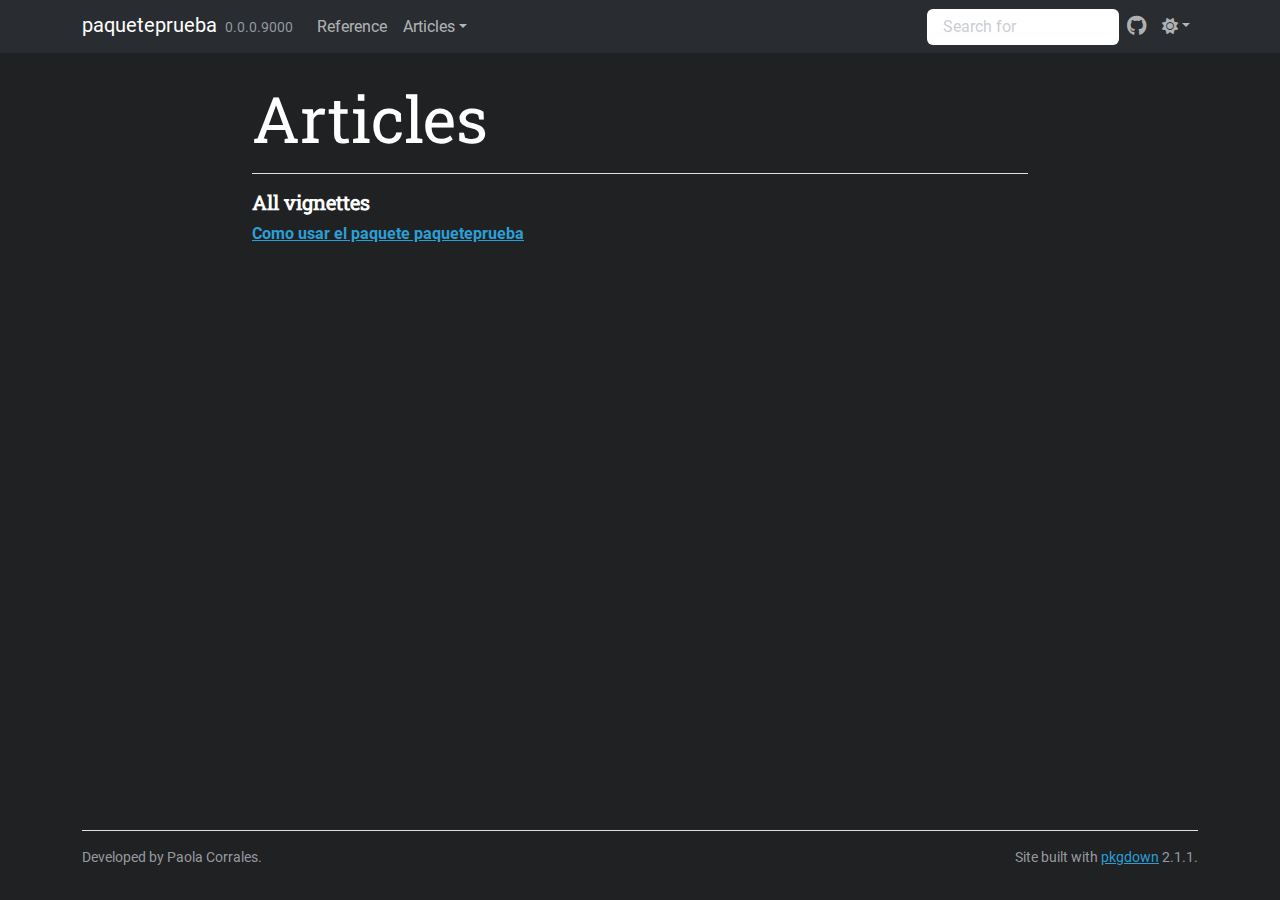
<file: articles/index.html>
<!DOCTYPE html>
<!-- Generated by pkgdown: do not edit by hand --><html lang="en"><head><meta http-equiv="Content-Type" content="text/html; charset=UTF-8"><meta charset="utf-8"><meta http-equiv="X-UA-Compatible" content="IE=edge"><meta name="viewport" content="width=device-width, initial-scale=1, shrink-to-fit=no"><title>Articles • paqueteprueba</title><script src="../lightswitch.js"></script><script src="../deps/jquery-3.6.0/jquery-3.6.0.min.js"></script><meta name="viewport" content="width=device-width, initial-scale=1, shrink-to-fit=no"><link href="../deps/bootstrap-5.3.1/bootstrap.min.css" rel="stylesheet"><script src="../deps/bootstrap-5.3.1/bootstrap.bundle.min.js"></script><link href="../deps/Roboto-0.4.9/font.css" rel="stylesheet"><link href="../deps/JetBrains_Mono-0.4.9/font.css" rel="stylesheet"><link href="../deps/Roboto_Slab-0.4.9/font.css" rel="stylesheet"><link href="../deps/font-awesome-6.4.2/css/all.min.css" rel="stylesheet"><link href="../deps/font-awesome-6.4.2/css/v4-shims.min.css" rel="stylesheet"><script src="../deps/headroom-0.11.0/headroom.min.js"></script><script src="../deps/headroom-0.11.0/jQuery.headroom.min.js"></script><script src="../deps/bootstrap-toc-1.0.1/bootstrap-toc.min.js"></script><script src="../deps/clipboard.js-2.0.11/clipboard.min.js"></script><script src="../deps/search-1.0.0/autocomplete.jquery.min.js"></script><script src="../deps/search-1.0.0/fuse.min.js"></script><script src="../deps/search-1.0.0/mark.min.js"></script><!-- pkgdown --><script src="../pkgdown.js"></script><meta property="og:title" content="Articles"></head><body>
    <a href="#main" class="visually-hidden-focusable">Skip to contents</a>


    <nav class="navbar navbar-expand-lg fixed-top " aria-label="Site navigation"><div class="container">

    <a class="navbar-brand me-2" href="../index.html">paqueteprueba</a>

    <small class="nav-text text-muted me-auto" data-bs-toggle="tooltip" data-bs-placement="bottom" title="">0.0.0.9000</small>


    <button class="navbar-toggler" type="button" data-bs-toggle="collapse" data-bs-target="#navbar" aria-controls="navbar" aria-expanded="false" aria-label="Toggle navigation">
      <span class="navbar-toggler-icon"></span>
    </button>

    <div id="navbar" class="collapse navbar-collapse ms-3">
      <ul class="navbar-nav me-auto"><li class="nav-item"><a class="nav-link" href="../reference/index.html">Reference</a></li>
<li class="nav-item dropdown">
  <button class="nav-link dropdown-toggle" type="button" id="dropdown-articles" data-bs-toggle="dropdown" aria-expanded="false" aria-haspopup="true">Articles</button>
  <ul class="dropdown-menu" aria-labelledby="dropdown-articles"><li><a class="dropdown-item" href="../articles/vinieta_prueba.html">Como usar el paquete paqueteprueba</a></li>
  </ul></li>
      </ul><ul class="navbar-nav"><li class="nav-item"><form class="form-inline" role="search">
 <input class="form-control" type="search" name="search-input" id="search-input" autocomplete="off" aria-label="Search site" placeholder="Search for" data-search-index="../search.json"></form></li>
<li class="nav-item"><a class="external-link nav-link" href="https://github.com/paocorrales/paqueteprueba/" aria-label="GitHub"><span class="fa fab fa-github fa-lg"></span></a></li>
<li class="nav-item dropdown">
  <button class="nav-link dropdown-toggle" type="button" id="dropdown-lightswitch" data-bs-toggle="dropdown" aria-expanded="false" aria-haspopup="true" aria-label="Light switch"><span class="fa fa-sun"></span></button>
  <ul class="dropdown-menu dropdown-menu-end" aria-labelledby="dropdown-lightswitch"><li><button class="dropdown-item" data-bs-theme-value="light"><span class="fa fa-sun"></span> Light</button></li>
    <li><button class="dropdown-item" data-bs-theme-value="dark"><span class="fa fa-moon"></span> Dark</button></li>
    <li><button class="dropdown-item" data-bs-theme-value="auto"><span class="fa fa-adjust"></span> Auto</button></li>
  </ul></li>
      </ul></div>


  </div>
</nav><div class="container template-article-index">
<div class="row">
  <main id="main" class="col-md-9"><div class="page-header">

      <h1>Articles</h1>
    </div>

    <div class="section ">
      <h3>All vignettes</h3>
      <div class="section-desc"></div>

      <dl><dt><a href="vinieta_prueba.html">Como usar el paquete paqueteprueba</a></dt>
        <dd>
      </dd></dl></div>
  </main></div>


    <footer><div class="pkgdown-footer-left">
  <p>Developed by Paola Corrales.</p>
</div>

<div class="pkgdown-footer-right">
  <p>Site built with <a href="https://pkgdown.r-lib.org/" class="external-link">pkgdown</a> 2.1.1.</p>
</div>

    </footer></div>





  </body></html>
</file>
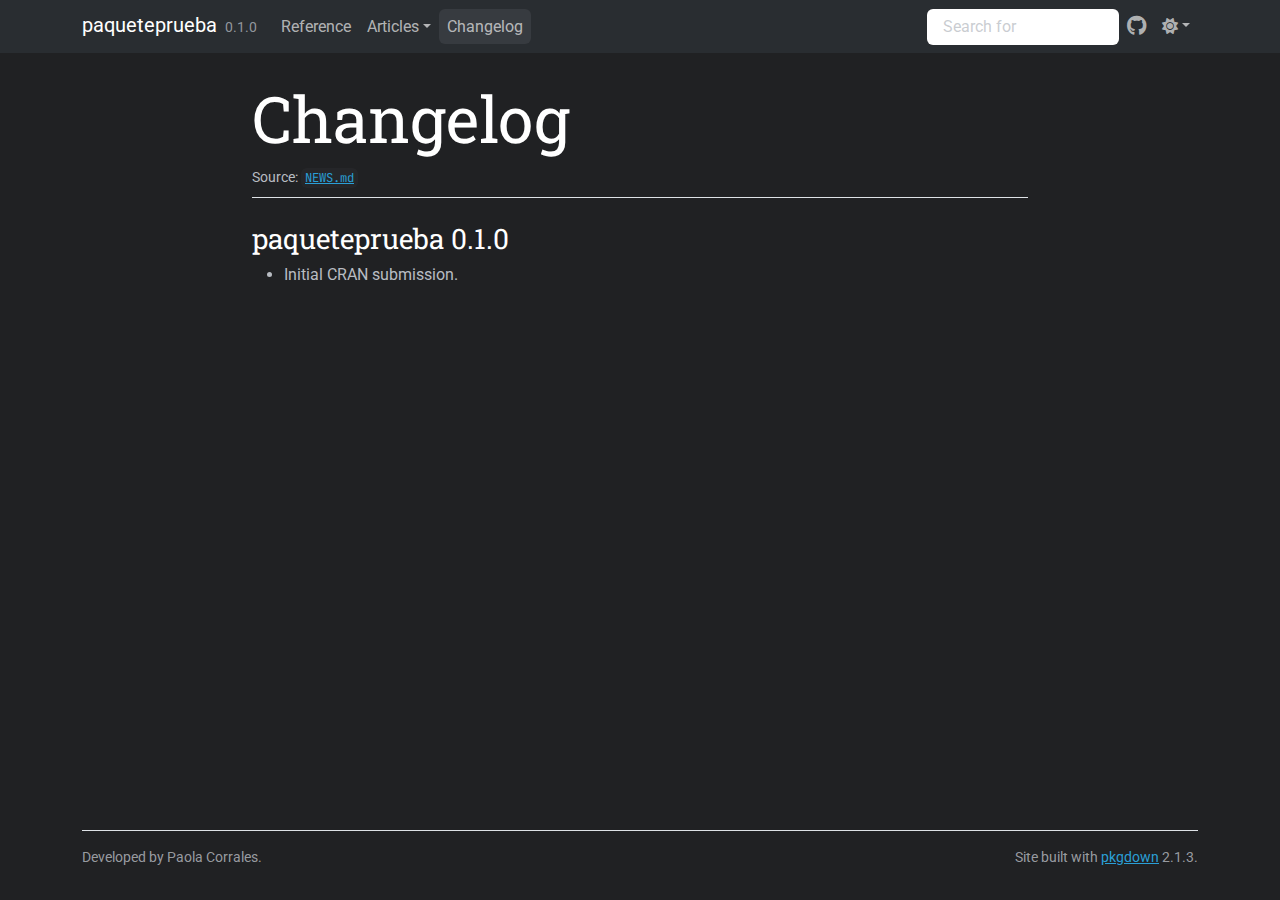
<file: news/index.html>
<!DOCTYPE html>
<!-- Generated by pkgdown: do not edit by hand --><html lang="en"><head><meta http-equiv="Content-Type" content="text/html; charset=UTF-8"><meta charset="utf-8"><meta http-equiv="X-UA-Compatible" content="IE=edge"><meta name="viewport" content="width=device-width, initial-scale=1, shrink-to-fit=no"><title>Changelog • paqueteprueba</title><script src="../lightswitch.js"></script><script src="../deps/jquery-3.6.0/jquery-3.6.0.min.js"></script><meta name="viewport" content="width=device-width, initial-scale=1, shrink-to-fit=no"><link href="../deps/bootstrap-5.3.1/bootstrap.min.css" rel="stylesheet"><script src="../deps/bootstrap-5.3.1/bootstrap.bundle.min.js"></script><link href="../deps/Roboto-0.4.10/font.css" rel="stylesheet"><link href="../deps/JetBrains_Mono-0.4.10/font.css" rel="stylesheet"><link href="../deps/Roboto_Slab-0.4.10/font.css" rel="stylesheet"><link href="../deps/font-awesome-6.5.2/css/all.min.css" rel="stylesheet"><link href="../deps/font-awesome-6.5.2/css/v4-shims.min.css" rel="stylesheet"><script src="../deps/headroom-0.11.0/headroom.min.js"></script><script src="../deps/headroom-0.11.0/jQuery.headroom.min.js"></script><script src="../deps/bootstrap-toc-1.0.1/bootstrap-toc.min.js"></script><script src="../deps/clipboard.js-2.0.11/clipboard.min.js"></script><script src="../deps/search-1.0.0/autocomplete.jquery.min.js"></script><script src="../deps/search-1.0.0/fuse.min.js"></script><script src="../deps/search-1.0.0/mark.min.js"></script><!-- pkgdown --><script src="../pkgdown.js"></script><meta property="og:title" content="Changelog"></head><body>
    <a href="#main" class="visually-hidden-focusable">Skip to contents</a>


    <nav class="navbar navbar-expand-lg fixed-top " aria-label="Site navigation"><div class="container">

    <a class="navbar-brand me-2" href="../index.html">paqueteprueba</a>

    <small class="nav-text text-muted me-auto" data-bs-toggle="tooltip" data-bs-placement="bottom" title="">0.1.0</small>


    <button class="navbar-toggler" type="button" data-bs-toggle="collapse" data-bs-target="#navbar" aria-controls="navbar" aria-expanded="false" aria-label="Toggle navigation">
      <span class="navbar-toggler-icon"></span>
    </button>

    <div id="navbar" class="collapse navbar-collapse ms-3">
      <ul class="navbar-nav me-auto"><li class="nav-item"><a class="nav-link" href="../reference/index.html">Reference</a></li>
<li class="nav-item dropdown">
  <button class="nav-link dropdown-toggle" type="button" id="dropdown-articles" data-bs-toggle="dropdown" aria-expanded="false" aria-haspopup="true">Articles</button>
  <ul class="dropdown-menu" aria-labelledby="dropdown-articles"><li><a class="dropdown-item" href="../articles/vinieta_prueba.html">Como usar el paquete paqueteprueba</a></li>
  </ul></li>
<li class="active nav-item"><a class="nav-link" href="../news/index.html">Changelog</a></li>
      </ul><ul class="navbar-nav"><li class="nav-item"><form class="form-inline" role="search">
 <input class="form-control" type="search" name="search-input" id="search-input" autocomplete="off" aria-label="Search site" placeholder="Search for" data-search-index="../search.json"></form></li>
<li class="nav-item"><a class="external-link nav-link" href="https://github.com/paocorrales/paqueteprueba/" aria-label="GitHub"><span class="fa fab fa-github fa-lg"></span></a></li>
<li class="nav-item dropdown">
  <button class="nav-link dropdown-toggle" type="button" id="dropdown-lightswitch" data-bs-toggle="dropdown" aria-expanded="false" aria-haspopup="true" aria-label="Light switch"><span class="fa fa-sun"></span></button>
  <ul class="dropdown-menu dropdown-menu-end" aria-labelledby="dropdown-lightswitch"><li><button class="dropdown-item" data-bs-theme-value="light"><span class="fa fa-sun"></span> Light</button></li>
    <li><button class="dropdown-item" data-bs-theme-value="dark"><span class="fa fa-moon"></span> Dark</button></li>
    <li><button class="dropdown-item" data-bs-theme-value="auto"><span class="fa fa-adjust"></span> Auto</button></li>
  </ul></li>
      </ul></div>


  </div>
</nav><div class="container template-news">
<div class="row">
  <main id="main" class="col-md-9"><div class="page-header">

      <h1>Changelog</h1>
      <small>Source: <a href="https://github.com/paocorrales/paqueteprueba/blob/master/NEWS.md" class="external-link"><code>NEWS.md</code></a></small>
    </div>

    <div class="section level2">
<h2 class="pkg-version" data-toc-text="0.1.0" id="paqueteprueba-010">paqueteprueba 0.1.0<a class="anchor" aria-label="anchor" href="#paqueteprueba-010"></a></h2>
<ul><li>Initial CRAN submission.</li>
</ul></div>
  </main></div>


    <footer><div class="pkgdown-footer-left">
  <p>Developed by Paola Corrales.</p>
</div>

<div class="pkgdown-footer-right">
  <p>Site built with <a href="https://pkgdown.r-lib.org/" class="external-link">pkgdown</a> 2.1.3.</p>
</div>

    </footer></div>





  </body></html>
</file>
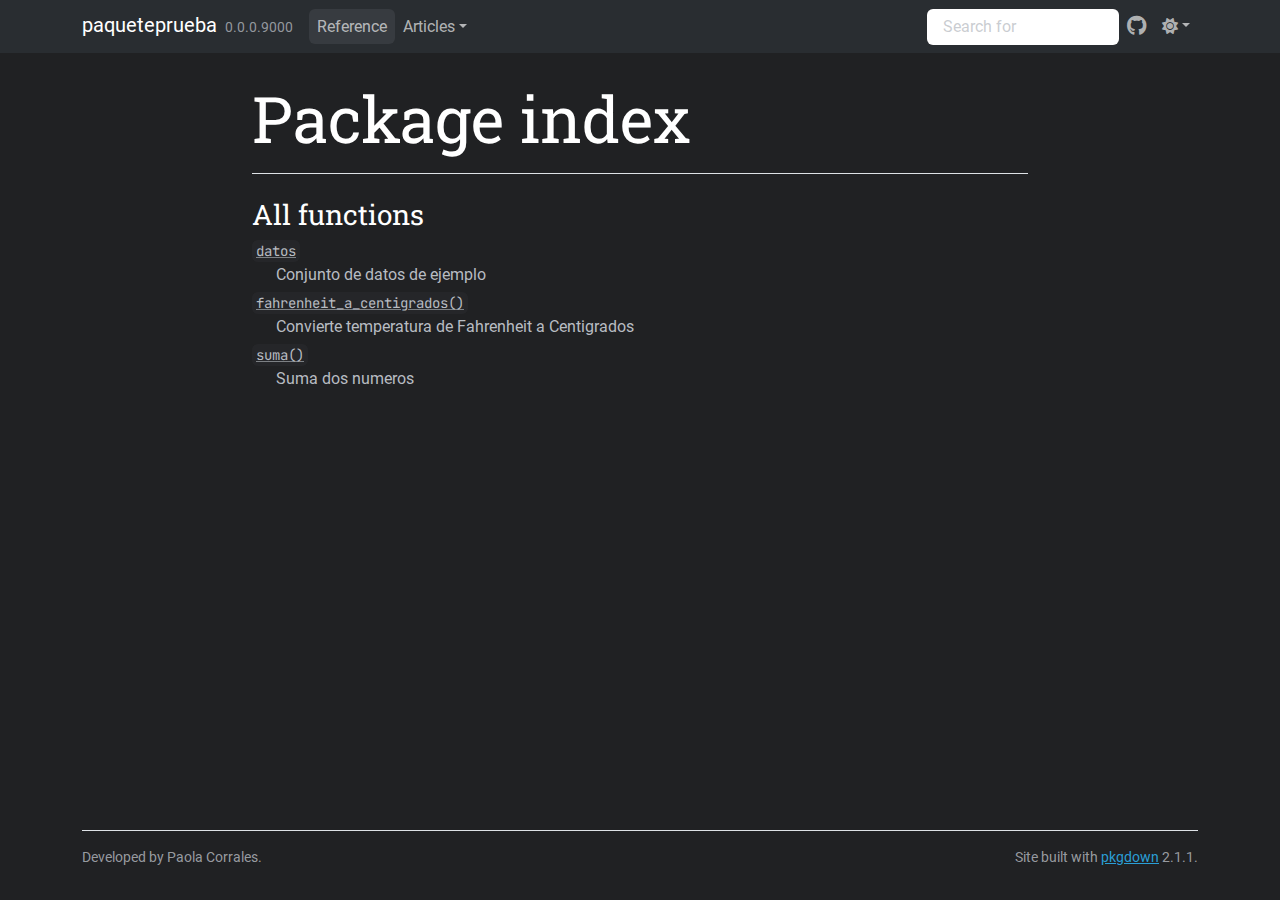
<file: reference/index.html>
<!DOCTYPE html>
<!-- Generated by pkgdown: do not edit by hand --><html lang="en"><head><meta http-equiv="Content-Type" content="text/html; charset=UTF-8"><meta charset="utf-8"><meta http-equiv="X-UA-Compatible" content="IE=edge"><meta name="viewport" content="width=device-width, initial-scale=1, shrink-to-fit=no"><title>Package index • paqueteprueba</title><script src="../lightswitch.js"></script><script src="../deps/jquery-3.6.0/jquery-3.6.0.min.js"></script><meta name="viewport" content="width=device-width, initial-scale=1, shrink-to-fit=no"><link href="../deps/bootstrap-5.3.1/bootstrap.min.css" rel="stylesheet"><script src="../deps/bootstrap-5.3.1/bootstrap.bundle.min.js"></script><link href="../deps/Roboto-0.4.9/font.css" rel="stylesheet"><link href="../deps/JetBrains_Mono-0.4.9/font.css" rel="stylesheet"><link href="../deps/Roboto_Slab-0.4.9/font.css" rel="stylesheet"><link href="../deps/font-awesome-6.4.2/css/all.min.css" rel="stylesheet"><link href="../deps/font-awesome-6.4.2/css/v4-shims.min.css" rel="stylesheet"><script src="../deps/headroom-0.11.0/headroom.min.js"></script><script src="../deps/headroom-0.11.0/jQuery.headroom.min.js"></script><script src="../deps/bootstrap-toc-1.0.1/bootstrap-toc.min.js"></script><script src="../deps/clipboard.js-2.0.11/clipboard.min.js"></script><script src="../deps/search-1.0.0/autocomplete.jquery.min.js"></script><script src="../deps/search-1.0.0/fuse.min.js"></script><script src="../deps/search-1.0.0/mark.min.js"></script><!-- pkgdown --><script src="../pkgdown.js"></script><meta property="og:title" content="Package index"></head><body>
    <a href="#main" class="visually-hidden-focusable">Skip to contents</a>


    <nav class="navbar navbar-expand-lg fixed-top " aria-label="Site navigation"><div class="container">

    <a class="navbar-brand me-2" href="../index.html">paqueteprueba</a>

    <small class="nav-text text-muted me-auto" data-bs-toggle="tooltip" data-bs-placement="bottom" title="">0.0.0.9000</small>


    <button class="navbar-toggler" type="button" data-bs-toggle="collapse" data-bs-target="#navbar" aria-controls="navbar" aria-expanded="false" aria-label="Toggle navigation">
      <span class="navbar-toggler-icon"></span>
    </button>

    <div id="navbar" class="collapse navbar-collapse ms-3">
      <ul class="navbar-nav me-auto"><li class="active nav-item"><a class="nav-link" href="../reference/index.html">Reference</a></li>
<li class="nav-item dropdown">
  <button class="nav-link dropdown-toggle" type="button" id="dropdown-articles" data-bs-toggle="dropdown" aria-expanded="false" aria-haspopup="true">Articles</button>
  <ul class="dropdown-menu" aria-labelledby="dropdown-articles"><li><a class="dropdown-item" href="../articles/vinieta_prueba.html">Como usar el paquete paqueteprueba</a></li>
  </ul></li>
      </ul><ul class="navbar-nav"><li class="nav-item"><form class="form-inline" role="search">
 <input class="form-control" type="search" name="search-input" id="search-input" autocomplete="off" aria-label="Search site" placeholder="Search for" data-search-index="../search.json"></form></li>
<li class="nav-item"><a class="external-link nav-link" href="https://github.com/paocorrales/paqueteprueba/" aria-label="GitHub"><span class="fa fab fa-github fa-lg"></span></a></li>
<li class="nav-item dropdown">
  <button class="nav-link dropdown-toggle" type="button" id="dropdown-lightswitch" data-bs-toggle="dropdown" aria-expanded="false" aria-haspopup="true" aria-label="Light switch"><span class="fa fa-sun"></span></button>
  <ul class="dropdown-menu dropdown-menu-end" aria-labelledby="dropdown-lightswitch"><li><button class="dropdown-item" data-bs-theme-value="light"><span class="fa fa-sun"></span> Light</button></li>
    <li><button class="dropdown-item" data-bs-theme-value="dark"><span class="fa fa-moon"></span> Dark</button></li>
    <li><button class="dropdown-item" data-bs-theme-value="auto"><span class="fa fa-adjust"></span> Auto</button></li>
  </ul></li>
      </ul></div>


  </div>
</nav><div class="container template-reference-index">
<div class="row">
  <main id="main" class="col-md-9"><div class="page-header">

      <h1>Package index</h1>
    </div>

    <div class="section level2">
      <h2 id="all-functions">All functions<a class="anchor" aria-label="anchor" href="#all-functions"></a></h2>




    </div><div class="section level2">




      <dl><dt>

          <code><a href="datos.html">datos</a></code>

        </dt>
        <dd>Conjunto de datos de ejemplo</dd>
      </dl><dl><dt>

          <code><a href="fahrenheit_a_centigrados.html">fahrenheit_a_centigrados()</a></code>

        </dt>
        <dd>Convierte temperatura de Fahrenheit a Centigrados</dd>
      </dl><dl><dt>

          <code><a href="suma.html">suma()</a></code>

        </dt>
        <dd>Suma dos numeros</dd>
      </dl></div>
  </main></div>


    <footer><div class="pkgdown-footer-left">
  <p>Developed by Paola Corrales.</p>
</div>

<div class="pkgdown-footer-right">
  <p>Site built with <a href="https://pkgdown.r-lib.org/" class="external-link">pkgdown</a> 2.1.1.</p>
</div>

    </footer></div>





  </body></html>
</file>
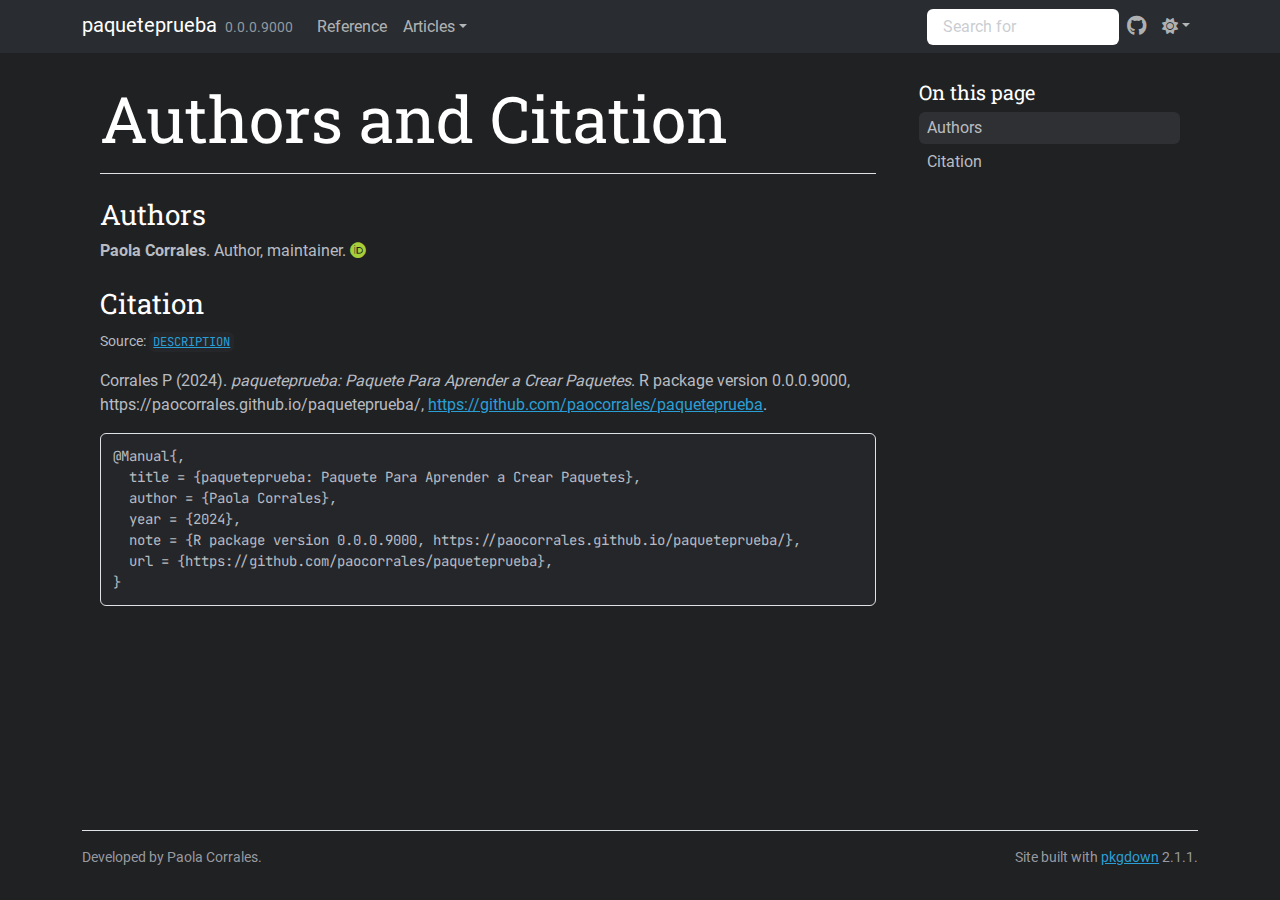
<file: authors.html>
<!DOCTYPE html>
<!-- Generated by pkgdown: do not edit by hand --><html lang="en"><head><meta http-equiv="Content-Type" content="text/html; charset=UTF-8"><meta charset="utf-8"><meta http-equiv="X-UA-Compatible" content="IE=edge"><meta name="viewport" content="width=device-width, initial-scale=1, shrink-to-fit=no"><title>Authors and Citation • paqueteprueba</title><script src="lightswitch.js"></script><script src="deps/jquery-3.6.0/jquery-3.6.0.min.js"></script><meta name="viewport" content="width=device-width, initial-scale=1, shrink-to-fit=no"><link href="deps/bootstrap-5.3.1/bootstrap.min.css" rel="stylesheet"><script src="deps/bootstrap-5.3.1/bootstrap.bundle.min.js"></script><link href="deps/Roboto-0.4.9/font.css" rel="stylesheet"><link href="deps/JetBrains_Mono-0.4.9/font.css" rel="stylesheet"><link href="deps/Roboto_Slab-0.4.9/font.css" rel="stylesheet"><link href="deps/font-awesome-6.4.2/css/all.min.css" rel="stylesheet"><link href="deps/font-awesome-6.4.2/css/v4-shims.min.css" rel="stylesheet"><script src="deps/headroom-0.11.0/headroom.min.js"></script><script src="deps/headroom-0.11.0/jQuery.headroom.min.js"></script><script src="deps/bootstrap-toc-1.0.1/bootstrap-toc.min.js"></script><script src="deps/clipboard.js-2.0.11/clipboard.min.js"></script><script src="deps/search-1.0.0/autocomplete.jquery.min.js"></script><script src="deps/search-1.0.0/fuse.min.js"></script><script src="deps/search-1.0.0/mark.min.js"></script><!-- pkgdown --><script src="pkgdown.js"></script><meta property="og:title" content="Authors and Citation"></head><body>
    <a href="#main" class="visually-hidden-focusable">Skip to contents</a>


    <nav class="navbar navbar-expand-lg fixed-top " aria-label="Site navigation"><div class="container">

    <a class="navbar-brand me-2" href="index.html">paqueteprueba</a>

    <small class="nav-text text-muted me-auto" data-bs-toggle="tooltip" data-bs-placement="bottom" title="">0.0.0.9000</small>


    <button class="navbar-toggler" type="button" data-bs-toggle="collapse" data-bs-target="#navbar" aria-controls="navbar" aria-expanded="false" aria-label="Toggle navigation">
      <span class="navbar-toggler-icon"></span>
    </button>

    <div id="navbar" class="collapse navbar-collapse ms-3">
      <ul class="navbar-nav me-auto"><li class="nav-item"><a class="nav-link" href="reference/index.html">Reference</a></li>
<li class="nav-item dropdown">
  <button class="nav-link dropdown-toggle" type="button" id="dropdown-articles" data-bs-toggle="dropdown" aria-expanded="false" aria-haspopup="true">Articles</button>
  <ul class="dropdown-menu" aria-labelledby="dropdown-articles"><li><a class="dropdown-item" href="articles/vinieta_prueba.html">Como usar el paquete paqueteprueba</a></li>
  </ul></li>
      </ul><ul class="navbar-nav"><li class="nav-item"><form class="form-inline" role="search">
 <input class="form-control" type="search" name="search-input" id="search-input" autocomplete="off" aria-label="Search site" placeholder="Search for" data-search-index="search.json"></form></li>
<li class="nav-item"><a class="external-link nav-link" href="https://github.com/paocorrales/paqueteprueba/" aria-label="GitHub"><span class="fa fab fa-github fa-lg"></span></a></li>
<li class="nav-item dropdown">
  <button class="nav-link dropdown-toggle" type="button" id="dropdown-lightswitch" data-bs-toggle="dropdown" aria-expanded="false" aria-haspopup="true" aria-label="Light switch"><span class="fa fa-sun"></span></button>
  <ul class="dropdown-menu dropdown-menu-end" aria-labelledby="dropdown-lightswitch"><li><button class="dropdown-item" data-bs-theme-value="light"><span class="fa fa-sun"></span> Light</button></li>
    <li><button class="dropdown-item" data-bs-theme-value="dark"><span class="fa fa-moon"></span> Dark</button></li>
    <li><button class="dropdown-item" data-bs-theme-value="auto"><span class="fa fa-adjust"></span> Auto</button></li>
  </ul></li>
      </ul></div>


  </div>
</nav><div class="container template-citation-authors">
<div class="row">
  <main id="main" class="col-md-9"><div class="page-header">

      <h1>Authors and Citation</h1>
    </div>

    <div class="section level2">
      <h2>Authors</h2>

      <ul class="list-unstyled"><li>
          <p><strong>Paola Corrales</strong>. Author, maintainer. <a href="https://orcid.org/YOUR-ORCID-ID" target="orcid.widget" aria-label="ORCID" class="external-link"><span class="fab fa-orcid orcid" aria-hidden="true"></span></a>
          </p>
        </li>
      </ul></div>

    <div class="section level2">
      <h2 id="citation">Citation</h2>
      <p><small class="dont-index">Source: <a href="https://github.com/paocorrales/paqueteprueba/blob/master/DESCRIPTION" class="external-link"><code>DESCRIPTION</code></a></small></p>

      <p>Corrales P (2024).
<em>paqueteprueba: Paquete Para Aprender a Crear Paquetes</em>.
R package version 0.0.0.9000, https://paocorrales.github.io/paqueteprueba/, <a href="https://github.com/paocorrales/paqueteprueba" class="external-link">https://github.com/paocorrales/paqueteprueba</a>.
</p>
      <pre>@Manual{,
  title = {paqueteprueba: Paquete Para Aprender a Crear Paquetes},
  author = {Paola Corrales},
  year = {2024},
  note = {R package version 0.0.0.9000, https://paocorrales.github.io/paqueteprueba/},
  url = {https://github.com/paocorrales/paqueteprueba},
}</pre>
    </div>

  </main><aside class="col-md-3"><nav id="toc" aria-label="Table of contents"><h2>On this page</h2>
    </nav></aside></div>


    <footer><div class="pkgdown-footer-left">
  <p>Developed by Paola Corrales.</p>
</div>

<div class="pkgdown-footer-right">
  <p>Site built with <a href="https://pkgdown.r-lib.org/" class="external-link">pkgdown</a> 2.1.1.</p>
</div>

    </footer></div>





  </body></html>
</file>
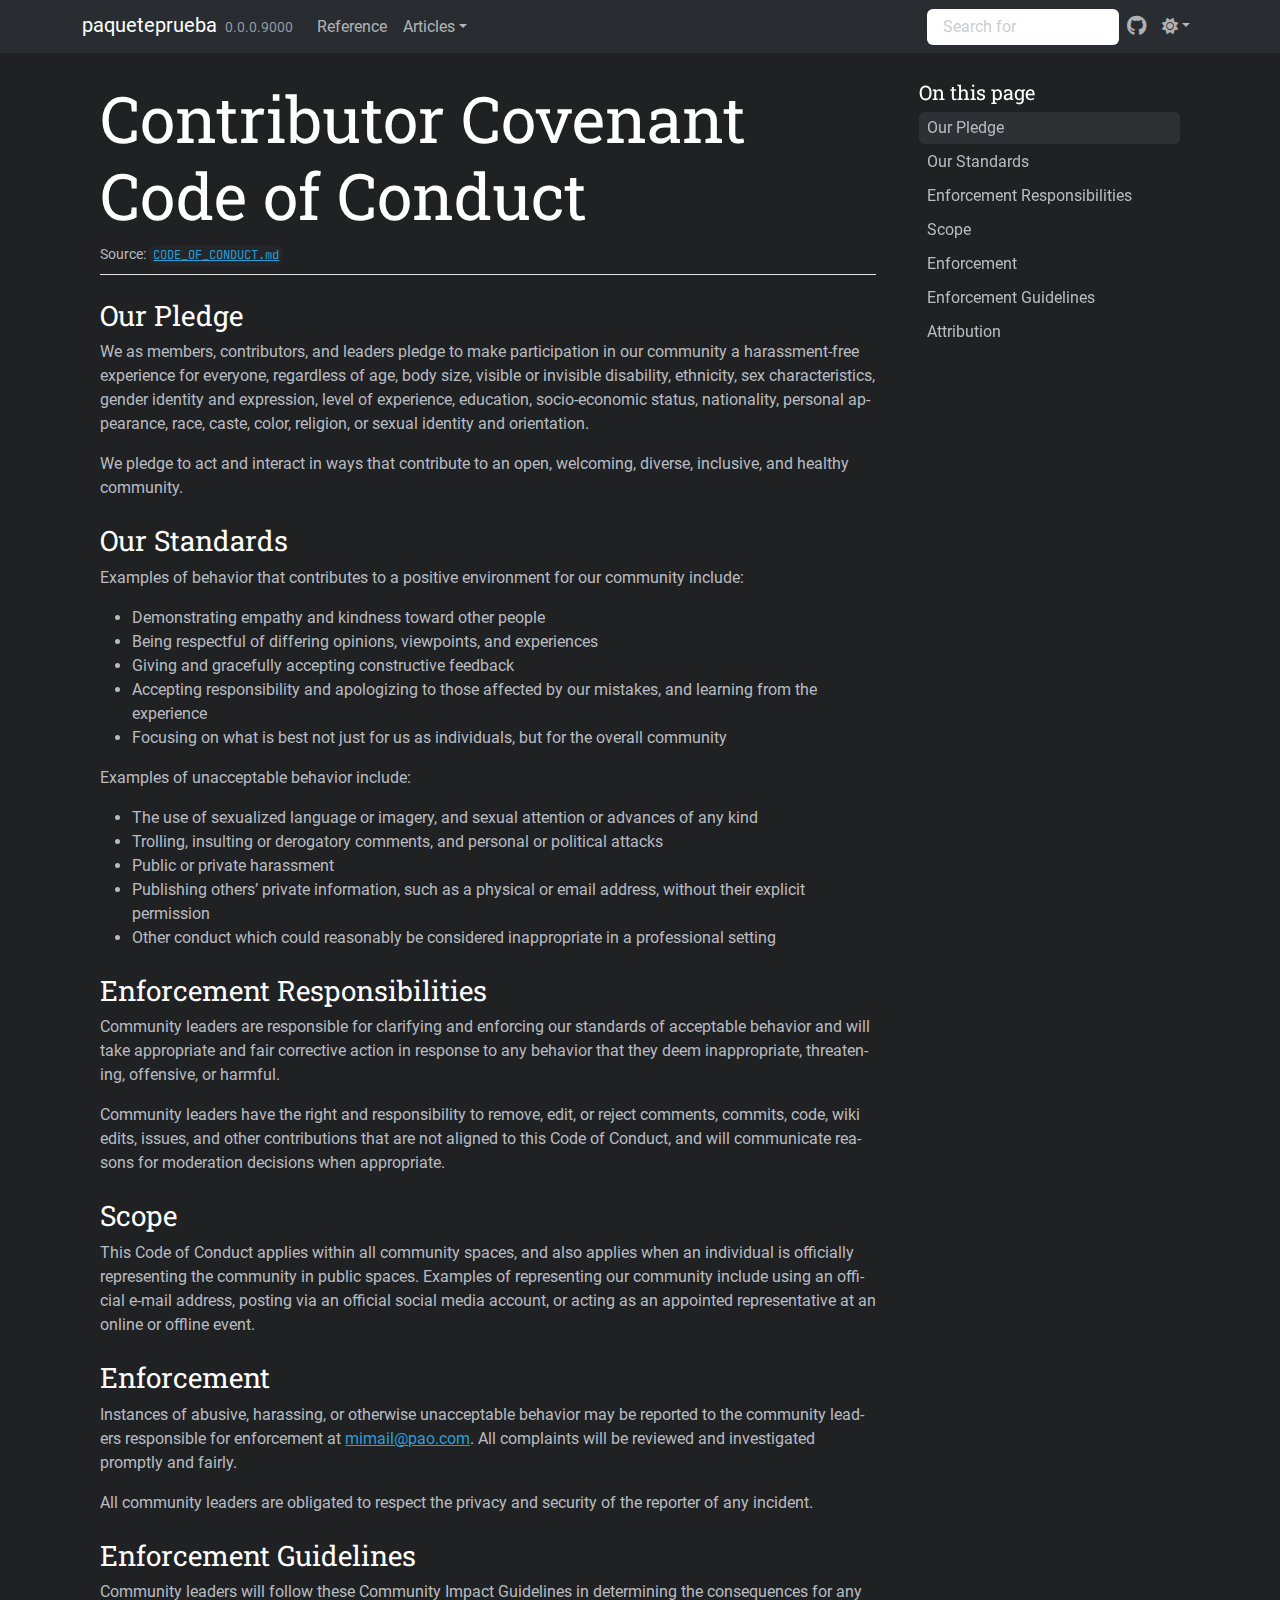
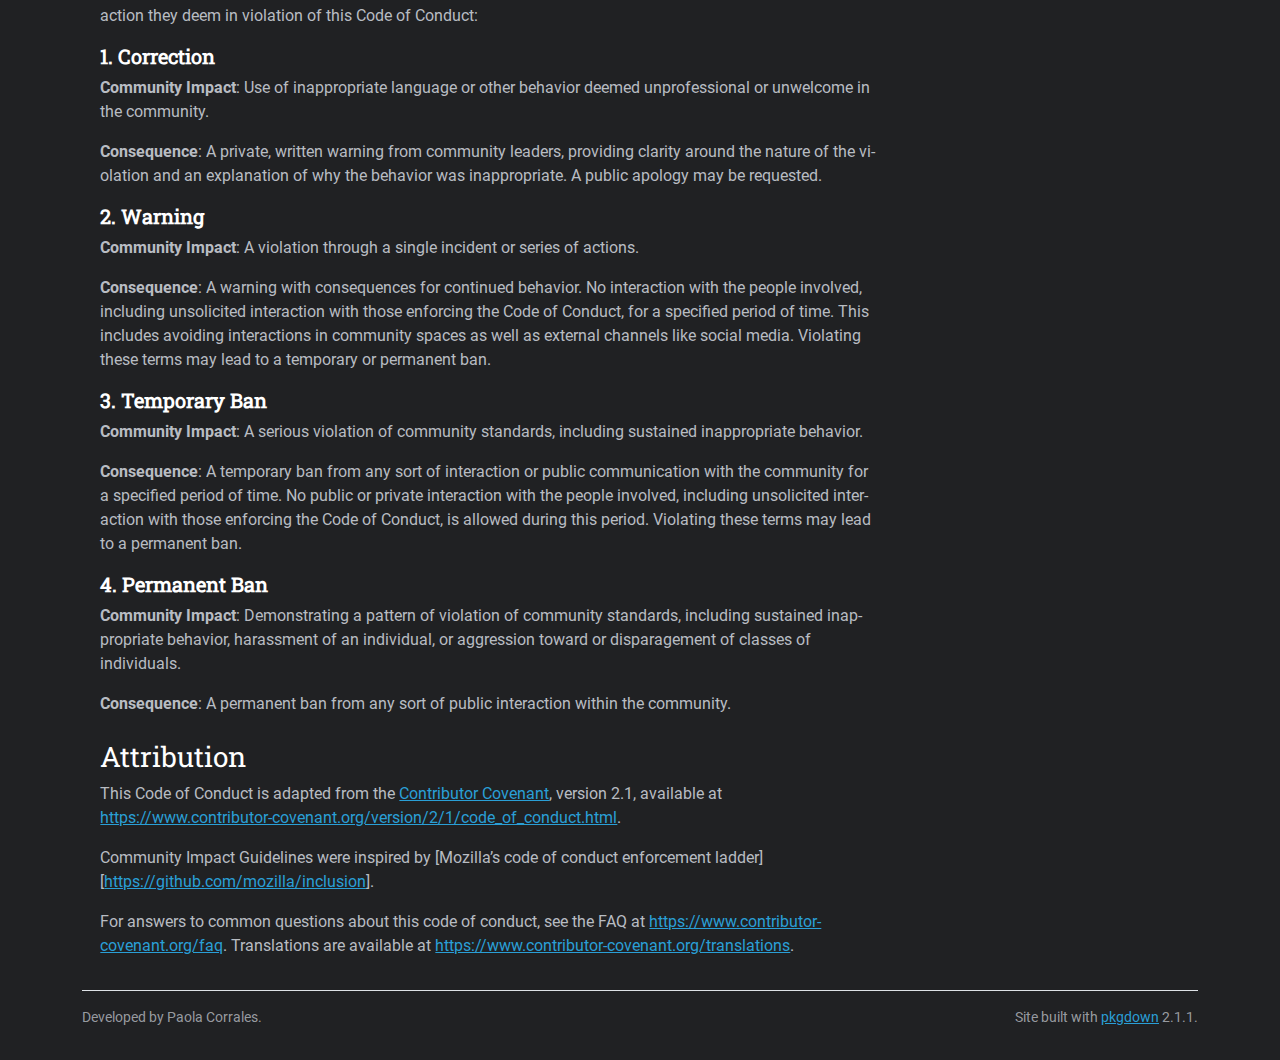
<file: CODE_OF_CONDUCT.html>
<!DOCTYPE html>
<!-- Generated by pkgdown: do not edit by hand --><html lang="en"><head><meta http-equiv="Content-Type" content="text/html; charset=UTF-8"><meta charset="utf-8"><meta http-equiv="X-UA-Compatible" content="IE=edge"><meta name="viewport" content="width=device-width, initial-scale=1, shrink-to-fit=no"><title>Contributor Covenant Code of Conduct • paqueteprueba</title><script src="lightswitch.js"></script><script src="deps/jquery-3.6.0/jquery-3.6.0.min.js"></script><meta name="viewport" content="width=device-width, initial-scale=1, shrink-to-fit=no"><link href="deps/bootstrap-5.3.1/bootstrap.min.css" rel="stylesheet"><script src="deps/bootstrap-5.3.1/bootstrap.bundle.min.js"></script><link href="deps/Roboto-0.4.9/font.css" rel="stylesheet"><link href="deps/JetBrains_Mono-0.4.9/font.css" rel="stylesheet"><link href="deps/Roboto_Slab-0.4.9/font.css" rel="stylesheet"><link href="deps/font-awesome-6.4.2/css/all.min.css" rel="stylesheet"><link href="deps/font-awesome-6.4.2/css/v4-shims.min.css" rel="stylesheet"><script src="deps/headroom-0.11.0/headroom.min.js"></script><script src="deps/headroom-0.11.0/jQuery.headroom.min.js"></script><script src="deps/bootstrap-toc-1.0.1/bootstrap-toc.min.js"></script><script src="deps/clipboard.js-2.0.11/clipboard.min.js"></script><script src="deps/search-1.0.0/autocomplete.jquery.min.js"></script><script src="deps/search-1.0.0/fuse.min.js"></script><script src="deps/search-1.0.0/mark.min.js"></script><!-- pkgdown --><script src="pkgdown.js"></script><meta property="og:title" content="Contributor Covenant Code of Conduct"></head><body>
    <a href="#main" class="visually-hidden-focusable">Skip to contents</a>


    <nav class="navbar navbar-expand-lg fixed-top " aria-label="Site navigation"><div class="container">

    <a class="navbar-brand me-2" href="index.html">paqueteprueba</a>

    <small class="nav-text text-muted me-auto" data-bs-toggle="tooltip" data-bs-placement="bottom" title="">0.0.0.9000</small>


    <button class="navbar-toggler" type="button" data-bs-toggle="collapse" data-bs-target="#navbar" aria-controls="navbar" aria-expanded="false" aria-label="Toggle navigation">
      <span class="navbar-toggler-icon"></span>
    </button>

    <div id="navbar" class="collapse navbar-collapse ms-3">
      <ul class="navbar-nav me-auto"><li class="nav-item"><a class="nav-link" href="reference/index.html">Reference</a></li>
<li class="nav-item dropdown">
  <button class="nav-link dropdown-toggle" type="button" id="dropdown-articles" data-bs-toggle="dropdown" aria-expanded="false" aria-haspopup="true">Articles</button>
  <ul class="dropdown-menu" aria-labelledby="dropdown-articles"><li><a class="dropdown-item" href="articles/vinieta_prueba.html">Como usar el paquete paqueteprueba</a></li>
  </ul></li>
      </ul><ul class="navbar-nav"><li class="nav-item"><form class="form-inline" role="search">
 <input class="form-control" type="search" name="search-input" id="search-input" autocomplete="off" aria-label="Search site" placeholder="Search for" data-search-index="search.json"></form></li>
<li class="nav-item"><a class="external-link nav-link" href="https://github.com/paocorrales/paqueteprueba/" aria-label="GitHub"><span class="fa fab fa-github fa-lg"></span></a></li>
<li class="nav-item dropdown">
  <button class="nav-link dropdown-toggle" type="button" id="dropdown-lightswitch" data-bs-toggle="dropdown" aria-expanded="false" aria-haspopup="true" aria-label="Light switch"><span class="fa fa-sun"></span></button>
  <ul class="dropdown-menu dropdown-menu-end" aria-labelledby="dropdown-lightswitch"><li><button class="dropdown-item" data-bs-theme-value="light"><span class="fa fa-sun"></span> Light</button></li>
    <li><button class="dropdown-item" data-bs-theme-value="dark"><span class="fa fa-moon"></span> Dark</button></li>
    <li><button class="dropdown-item" data-bs-theme-value="auto"><span class="fa fa-adjust"></span> Auto</button></li>
  </ul></li>
      </ul></div>


  </div>
</nav><div class="container template-title-body">
<div class="row">
  <main id="main" class="col-md-9"><div class="page-header">

      <h1>Contributor Covenant Code of Conduct</h1>
      <small class="dont-index">Source: <a href="https://github.com/paocorrales/paqueteprueba/blob/master/CODE_OF_CONDUCT.md" class="external-link"><code>CODE_OF_CONDUCT.md</code></a></small>
    </div>

<div id="contributor-covenant-code-of-conduct" class="section level1">

<div class="section level2">
<h2 id="our-pledge">Our Pledge<a class="anchor" aria-label="anchor" href="#our-pledge"></a></h2>
<p>We as members, contributors, and leaders pledge to make participation in our community a harassment-free experience for everyone, regardless of age, body size, visible or invisible disability, ethnicity, sex characteristics, gender identity and expression, level of experience, education, socio-economic status, nationality, personal appearance, race, caste, color, religion, or sexual identity and orientation.</p>
<p>We pledge to act and interact in ways that contribute to an open, welcoming, diverse, inclusive, and healthy community.</p>
</div>
<div class="section level2">
<h2 id="our-standards">Our Standards<a class="anchor" aria-label="anchor" href="#our-standards"></a></h2>
<p>Examples of behavior that contributes to a positive environment for our community include:</p>
<ul><li>Demonstrating empathy and kindness toward other people</li>
<li>Being respectful of differing opinions, viewpoints, and experiences</li>
<li>Giving and gracefully accepting constructive feedback</li>
<li>Accepting responsibility and apologizing to those affected by our mistakes, and learning from the experience</li>
<li>Focusing on what is best not just for us as individuals, but for the overall community</li>
</ul><p>Examples of unacceptable behavior include:</p>
<ul><li>The use of sexualized language or imagery, and sexual attention or advances of any kind</li>
<li>Trolling, insulting or derogatory comments, and personal or political attacks</li>
<li>Public or private harassment</li>
<li>Publishing others’ private information, such as a physical or email address, without their explicit permission</li>
<li>Other conduct which could reasonably be considered inappropriate in a professional setting</li>
</ul></div>
<div class="section level2">
<h2 id="enforcement-responsibilities">Enforcement Responsibilities<a class="anchor" aria-label="anchor" href="#enforcement-responsibilities"></a></h2>
<p>Community leaders are responsible for clarifying and enforcing our standards of acceptable behavior and will take appropriate and fair corrective action in response to any behavior that they deem inappropriate, threatening, offensive, or harmful.</p>
<p>Community leaders have the right and responsibility to remove, edit, or reject comments, commits, code, wiki edits, issues, and other contributions that are not aligned to this Code of Conduct, and will communicate reasons for moderation decisions when appropriate.</p>
</div>
<div class="section level2">
<h2 id="scope">Scope<a class="anchor" aria-label="anchor" href="#scope"></a></h2>
<p>This Code of Conduct applies within all community spaces, and also applies when an individual is officially representing the community in public spaces. Examples of representing our community include using an official e-mail address, posting via an official social media account, or acting as an appointed representative at an online or offline event.</p>
</div>
<div class="section level2">
<h2 id="enforcement">Enforcement<a class="anchor" aria-label="anchor" href="#enforcement"></a></h2>
<p>Instances of abusive, harassing, or otherwise unacceptable behavior may be reported to the community leaders responsible for enforcement at <a href="mailto:mimail@pao.com" class="email">mimail@pao.com</a>. All complaints will be reviewed and investigated promptly and fairly.</p>
<p>All community leaders are obligated to respect the privacy and security of the reporter of any incident.</p>
</div>
<div class="section level2">
<h2 id="enforcement-guidelines">Enforcement Guidelines<a class="anchor" aria-label="anchor" href="#enforcement-guidelines"></a></h2>
<p>Community leaders will follow these Community Impact Guidelines in determining the consequences for any action they deem in violation of this Code of Conduct:</p>
<div class="section level3">
<h3 id="id_1-correction">1. Correction<a class="anchor" aria-label="anchor" href="#id_1-correction"></a></h3>
<p><strong>Community Impact</strong>: Use of inappropriate language or other behavior deemed unprofessional or unwelcome in the community.</p>
<p><strong>Consequence</strong>: A private, written warning from community leaders, providing clarity around the nature of the violation and an explanation of why the behavior was inappropriate. A public apology may be requested.</p>
</div>
<div class="section level3">
<h3 id="id_2-warning">2. Warning<a class="anchor" aria-label="anchor" href="#id_2-warning"></a></h3>
<p><strong>Community Impact</strong>: A violation through a single incident or series of actions.</p>
<p><strong>Consequence</strong>: A warning with consequences for continued behavior. No interaction with the people involved, including unsolicited interaction with those enforcing the Code of Conduct, for a specified period of time. This includes avoiding interactions in community spaces as well as external channels like social media. Violating these terms may lead to a temporary or permanent ban.</p>
</div>
<div class="section level3">
<h3 id="id_3-temporary-ban">3. Temporary Ban<a class="anchor" aria-label="anchor" href="#id_3-temporary-ban"></a></h3>
<p><strong>Community Impact</strong>: A serious violation of community standards, including sustained inappropriate behavior.</p>
<p><strong>Consequence</strong>: A temporary ban from any sort of interaction or public communication with the community for a specified period of time. No public or private interaction with the people involved, including unsolicited interaction with those enforcing the Code of Conduct, is allowed during this period. Violating these terms may lead to a permanent ban.</p>
</div>
<div class="section level3">
<h3 id="id_4-permanent-ban">4. Permanent Ban<a class="anchor" aria-label="anchor" href="#id_4-permanent-ban"></a></h3>
<p><strong>Community Impact</strong>: Demonstrating a pattern of violation of community standards, including sustained inappropriate behavior, harassment of an individual, or aggression toward or disparagement of classes of individuals.</p>
<p><strong>Consequence</strong>: A permanent ban from any sort of public interaction within the community.</p>
</div>
</div>
<div class="section level2">
<h2 id="attribution">Attribution<a class="anchor" aria-label="anchor" href="#attribution"></a></h2>
<p>This Code of Conduct is adapted from the <a href="https://www.contributor-covenant.org" class="external-link">Contributor Covenant</a>, version 2.1, available at <a href="https://www.contributor-covenant.org/version/2/1/code_of_conduct.html" class="external-link uri">https://www.contributor-covenant.org/version/2/1/code_of_conduct.html</a>.</p>
<p>Community Impact Guidelines were inspired by [Mozilla’s code of conduct enforcement ladder][<a href="https://github.com/mozilla/inclusion" class="external-link uri">https://github.com/mozilla/inclusion</a>].</p>
<p>For answers to common questions about this code of conduct, see the FAQ at <a href="https://www.contributor-covenant.org/faq" class="external-link uri">https://www.contributor-covenant.org/faq</a>. Translations are available at <a href="https://www.contributor-covenant.org/translations" class="external-link uri">https://www.contributor-covenant.org/translations</a>.</p>
</div>
</div>

  </main><aside class="col-md-3"><nav id="toc" aria-label="Table of contents"><h2>On this page</h2>
    </nav></aside></div>


    <footer><div class="pkgdown-footer-left">
  <p>Developed by Paola Corrales.</p>
</div>

<div class="pkgdown-footer-right">
  <p>Site built with <a href="https://pkgdown.r-lib.org/" class="external-link">pkgdown</a> 2.1.1.</p>
</div>

    </footer></div>





  </body></html>
</file>
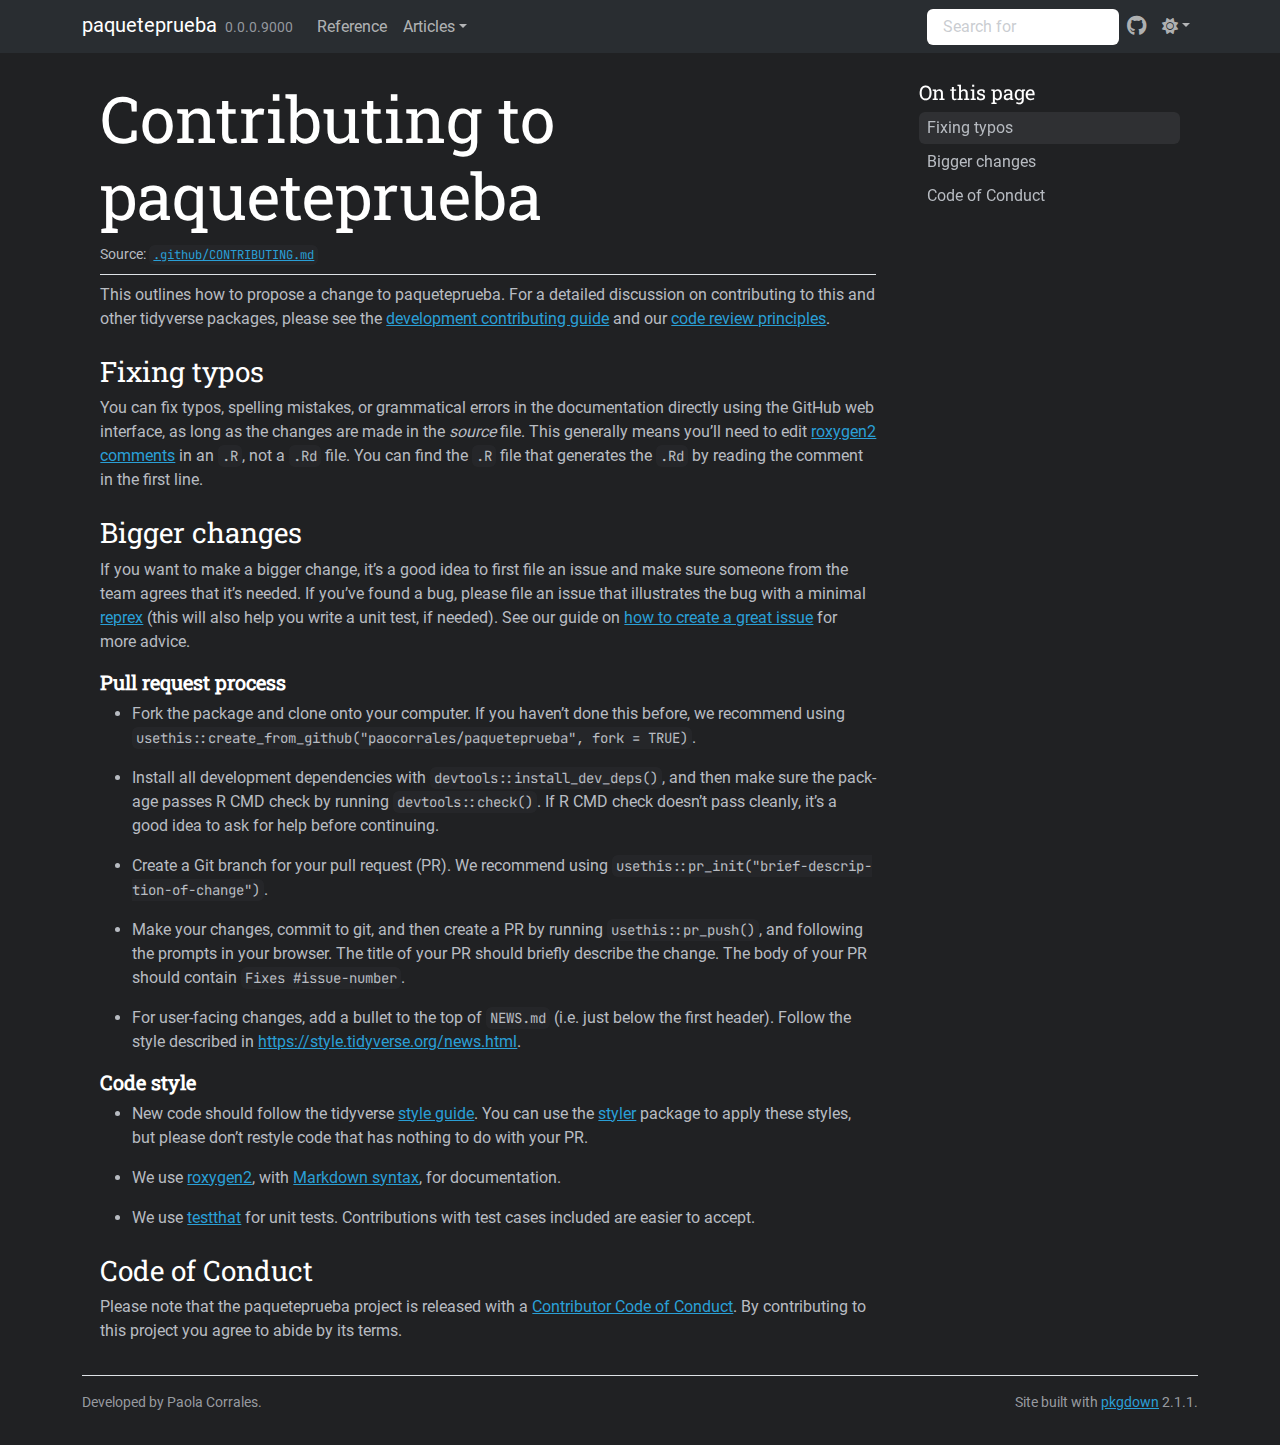
<file: CONTRIBUTING.html>
<!DOCTYPE html>
<!-- Generated by pkgdown: do not edit by hand --><html lang="en"><head><meta http-equiv="Content-Type" content="text/html; charset=UTF-8"><meta charset="utf-8"><meta http-equiv="X-UA-Compatible" content="IE=edge"><meta name="viewport" content="width=device-width, initial-scale=1, shrink-to-fit=no"><title>Contributing to paqueteprueba • paqueteprueba</title><script src="lightswitch.js"></script><script src="deps/jquery-3.6.0/jquery-3.6.0.min.js"></script><meta name="viewport" content="width=device-width, initial-scale=1, shrink-to-fit=no"><link href="deps/bootstrap-5.3.1/bootstrap.min.css" rel="stylesheet"><script src="deps/bootstrap-5.3.1/bootstrap.bundle.min.js"></script><link href="deps/Roboto-0.4.9/font.css" rel="stylesheet"><link href="deps/JetBrains_Mono-0.4.9/font.css" rel="stylesheet"><link href="deps/Roboto_Slab-0.4.9/font.css" rel="stylesheet"><link href="deps/font-awesome-6.4.2/css/all.min.css" rel="stylesheet"><link href="deps/font-awesome-6.4.2/css/v4-shims.min.css" rel="stylesheet"><script src="deps/headroom-0.11.0/headroom.min.js"></script><script src="deps/headroom-0.11.0/jQuery.headroom.min.js"></script><script src="deps/bootstrap-toc-1.0.1/bootstrap-toc.min.js"></script><script src="deps/clipboard.js-2.0.11/clipboard.min.js"></script><script src="deps/search-1.0.0/autocomplete.jquery.min.js"></script><script src="deps/search-1.0.0/fuse.min.js"></script><script src="deps/search-1.0.0/mark.min.js"></script><!-- pkgdown --><script src="pkgdown.js"></script><meta property="og:title" content="Contributing to paqueteprueba"></head><body>
    <a href="#main" class="visually-hidden-focusable">Skip to contents</a>


    <nav class="navbar navbar-expand-lg fixed-top " aria-label="Site navigation"><div class="container">

    <a class="navbar-brand me-2" href="index.html">paqueteprueba</a>

    <small class="nav-text text-muted me-auto" data-bs-toggle="tooltip" data-bs-placement="bottom" title="">0.0.0.9000</small>


    <button class="navbar-toggler" type="button" data-bs-toggle="collapse" data-bs-target="#navbar" aria-controls="navbar" aria-expanded="false" aria-label="Toggle navigation">
      <span class="navbar-toggler-icon"></span>
    </button>

    <div id="navbar" class="collapse navbar-collapse ms-3">
      <ul class="navbar-nav me-auto"><li class="nav-item"><a class="nav-link" href="reference/index.html">Reference</a></li>
<li class="nav-item dropdown">
  <button class="nav-link dropdown-toggle" type="button" id="dropdown-articles" data-bs-toggle="dropdown" aria-expanded="false" aria-haspopup="true">Articles</button>
  <ul class="dropdown-menu" aria-labelledby="dropdown-articles"><li><a class="dropdown-item" href="articles/vinieta_prueba.html">Como usar el paquete paqueteprueba</a></li>
  </ul></li>
      </ul><ul class="navbar-nav"><li class="nav-item"><form class="form-inline" role="search">
 <input class="form-control" type="search" name="search-input" id="search-input" autocomplete="off" aria-label="Search site" placeholder="Search for" data-search-index="search.json"></form></li>
<li class="nav-item"><a class="external-link nav-link" href="https://github.com/paocorrales/paqueteprueba/" aria-label="GitHub"><span class="fa fab fa-github fa-lg"></span></a></li>
<li class="nav-item dropdown">
  <button class="nav-link dropdown-toggle" type="button" id="dropdown-lightswitch" data-bs-toggle="dropdown" aria-expanded="false" aria-haspopup="true" aria-label="Light switch"><span class="fa fa-sun"></span></button>
  <ul class="dropdown-menu dropdown-menu-end" aria-labelledby="dropdown-lightswitch"><li><button class="dropdown-item" data-bs-theme-value="light"><span class="fa fa-sun"></span> Light</button></li>
    <li><button class="dropdown-item" data-bs-theme-value="dark"><span class="fa fa-moon"></span> Dark</button></li>
    <li><button class="dropdown-item" data-bs-theme-value="auto"><span class="fa fa-adjust"></span> Auto</button></li>
  </ul></li>
      </ul></div>


  </div>
</nav><div class="container template-title-body">
<div class="row">
  <main id="main" class="col-md-9"><div class="page-header">

      <h1>Contributing to paqueteprueba</h1>
      <small class="dont-index">Source: <a href="https://github.com/paocorrales/paqueteprueba/blob/master/.github/CONTRIBUTING.md" class="external-link"><code>.github/CONTRIBUTING.md</code></a></small>
    </div>

<div id="contributing-to-paqueteprueba" class="section level1">

<p>This outlines how to propose a change to paqueteprueba. For a detailed discussion on contributing to this and other tidyverse packages, please see the <a href="https://rstd.io/tidy-contrib" class="external-link">development contributing guide</a> and our <a href="https://code-review.tidyverse.org/" class="external-link">code review principles</a>.</p>
<div class="section level2">
<h2 id="fixing-typos">Fixing typos<a class="anchor" aria-label="anchor" href="#fixing-typos"></a></h2>
<p>You can fix typos, spelling mistakes, or grammatical errors in the documentation directly using the GitHub web interface, as long as the changes are made in the <em>source</em> file. This generally means you’ll need to edit <a href="https://roxygen2.r-lib.org/articles/roxygen2.html" class="external-link">roxygen2 comments</a> in an <code>.R</code>, not a <code>.Rd</code> file. You can find the <code>.R</code> file that generates the <code>.Rd</code> by reading the comment in the first line.</p>
</div>
<div class="section level2">
<h2 id="bigger-changes">Bigger changes<a class="anchor" aria-label="anchor" href="#bigger-changes"></a></h2>
<p>If you want to make a bigger change, it’s a good idea to first file an issue and make sure someone from the team agrees that it’s needed. If you’ve found a bug, please file an issue that illustrates the bug with a minimal <a href="https://www.tidyverse.org/help/#reprex" class="external-link">reprex</a> (this will also help you write a unit test, if needed). See our guide on <a href="https://code-review.tidyverse.org/issues/" class="external-link">how to create a great issue</a> for more advice.</p>
<div class="section level3">
<h3 id="pull-request-process">Pull request process<a class="anchor" aria-label="anchor" href="#pull-request-process"></a></h3>
<ul><li><p>Fork the package and clone onto your computer. If you haven’t done this before, we recommend using <code>usethis::create_from_github("paocorrales/paqueteprueba", fork = TRUE)</code>.</p></li>
<li><p>Install all development dependencies with <code>devtools::install_dev_deps()</code>, and then make sure the package passes R CMD check by running <code>devtools::check()</code>. If R CMD check doesn’t pass cleanly, it’s a good idea to ask for help before continuing.</p></li>
<li><p>Create a Git branch for your pull request (PR). We recommend using <code>usethis::pr_init("brief-description-of-change")</code>.</p></li>
<li><p>Make your changes, commit to git, and then create a PR by running <code>usethis::pr_push()</code>, and following the prompts in your browser. The title of your PR should briefly describe the change. The body of your PR should contain <code>Fixes #issue-number</code>.</p></li>
<li><p>For user-facing changes, add a bullet to the top of <code>NEWS.md</code> (i.e. just below the first header). Follow the style described in <a href="https://style.tidyverse.org/news.html" class="external-link uri">https://style.tidyverse.org/news.html</a>.</p></li>
</ul></div>
<div class="section level3">
<h3 id="code-style">Code style<a class="anchor" aria-label="anchor" href="#code-style"></a></h3>
<ul><li><p>New code should follow the tidyverse <a href="https://style.tidyverse.org" class="external-link">style guide</a>. You can use the <a href="https://CRAN.R-project.org/package=styler" class="external-link">styler</a> package to apply these styles, but please don’t restyle code that has nothing to do with your PR.</p></li>
<li><p>We use <a href="https://cran.r-project.org/package=roxygen2" class="external-link">roxygen2</a>, with <a href="https://cran.r-project.org/web/packages/roxygen2/vignettes/rd-formatting.html" class="external-link">Markdown syntax</a>, for documentation.</p></li>
<li><p>We use <a href="https://cran.r-project.org/package=testthat" class="external-link">testthat</a> for unit tests. Contributions with test cases included are easier to accept.</p></li>
</ul></div>
</div>
<div class="section level2">
<h2 id="code-of-conduct">Code of Conduct<a class="anchor" aria-label="anchor" href="#code-of-conduct"></a></h2>
<p>Please note that the paqueteprueba project is released with a <a href="CODE_OF_CONDUCT.html">Contributor Code of Conduct</a>. By contributing to this project you agree to abide by its terms.</p>
</div>
</div>

  </main><aside class="col-md-3"><nav id="toc" aria-label="Table of contents"><h2>On this page</h2>
    </nav></aside></div>


    <footer><div class="pkgdown-footer-left">
  <p>Developed by Paola Corrales.</p>
</div>

<div class="pkgdown-footer-right">
  <p>Site built with <a href="https://pkgdown.r-lib.org/" class="external-link">pkgdown</a> 2.1.1.</p>
</div>

    </footer></div>





  </body></html>
</file>
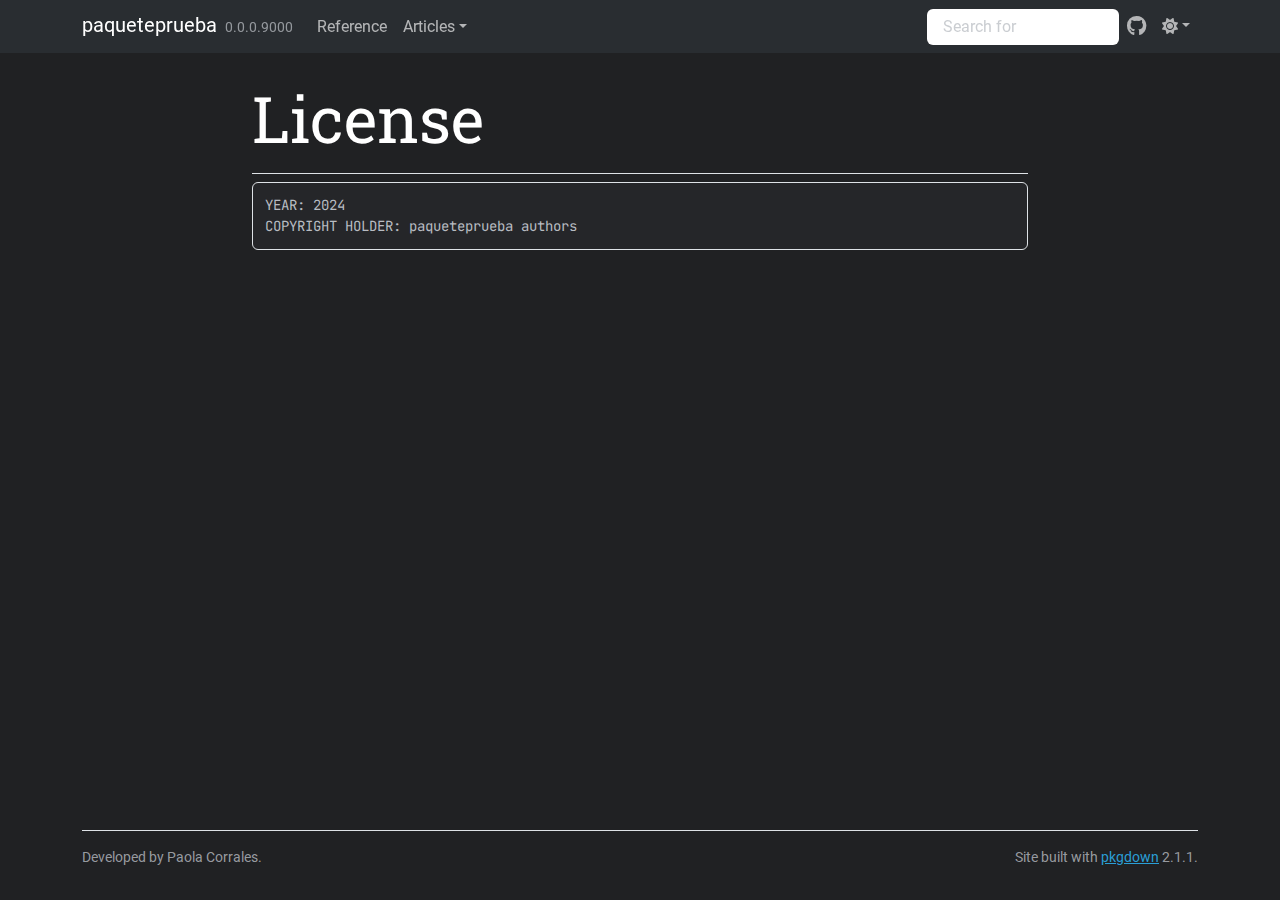
<file: LICENSE-text.html>
<!DOCTYPE html>
<!-- Generated by pkgdown: do not edit by hand --><html lang="en"><head><meta http-equiv="Content-Type" content="text/html; charset=UTF-8"><meta charset="utf-8"><meta http-equiv="X-UA-Compatible" content="IE=edge"><meta name="viewport" content="width=device-width, initial-scale=1, shrink-to-fit=no"><title>License • paqueteprueba</title><script src="lightswitch.js"></script><script src="deps/jquery-3.6.0/jquery-3.6.0.min.js"></script><meta name="viewport" content="width=device-width, initial-scale=1, shrink-to-fit=no"><link href="deps/bootstrap-5.3.1/bootstrap.min.css" rel="stylesheet"><script src="deps/bootstrap-5.3.1/bootstrap.bundle.min.js"></script><link href="deps/Roboto-0.4.9/font.css" rel="stylesheet"><link href="deps/JetBrains_Mono-0.4.9/font.css" rel="stylesheet"><link href="deps/Roboto_Slab-0.4.9/font.css" rel="stylesheet"><link href="deps/font-awesome-6.4.2/css/all.min.css" rel="stylesheet"><link href="deps/font-awesome-6.4.2/css/v4-shims.min.css" rel="stylesheet"><script src="deps/headroom-0.11.0/headroom.min.js"></script><script src="deps/headroom-0.11.0/jQuery.headroom.min.js"></script><script src="deps/bootstrap-toc-1.0.1/bootstrap-toc.min.js"></script><script src="deps/clipboard.js-2.0.11/clipboard.min.js"></script><script src="deps/search-1.0.0/autocomplete.jquery.min.js"></script><script src="deps/search-1.0.0/fuse.min.js"></script><script src="deps/search-1.0.0/mark.min.js"></script><!-- pkgdown --><script src="pkgdown.js"></script><meta property="og:title" content="License"></head><body>
    <a href="#main" class="visually-hidden-focusable">Skip to contents</a>


    <nav class="navbar navbar-expand-lg fixed-top " aria-label="Site navigation"><div class="container">

    <a class="navbar-brand me-2" href="index.html">paqueteprueba</a>

    <small class="nav-text text-muted me-auto" data-bs-toggle="tooltip" data-bs-placement="bottom" title="">0.0.0.9000</small>


    <button class="navbar-toggler" type="button" data-bs-toggle="collapse" data-bs-target="#navbar" aria-controls="navbar" aria-expanded="false" aria-label="Toggle navigation">
      <span class="navbar-toggler-icon"></span>
    </button>

    <div id="navbar" class="collapse navbar-collapse ms-3">
      <ul class="navbar-nav me-auto"><li class="nav-item"><a class="nav-link" href="reference/index.html">Reference</a></li>
<li class="nav-item dropdown">
  <button class="nav-link dropdown-toggle" type="button" id="dropdown-articles" data-bs-toggle="dropdown" aria-expanded="false" aria-haspopup="true">Articles</button>
  <ul class="dropdown-menu" aria-labelledby="dropdown-articles"><li><a class="dropdown-item" href="articles/vinieta_prueba.html">Como usar el paquete paqueteprueba</a></li>
  </ul></li>
      </ul><ul class="navbar-nav"><li class="nav-item"><form class="form-inline" role="search">
 <input class="form-control" type="search" name="search-input" id="search-input" autocomplete="off" aria-label="Search site" placeholder="Search for" data-search-index="search.json"></form></li>
<li class="nav-item"><a class="external-link nav-link" href="https://github.com/paocorrales/paqueteprueba/" aria-label="GitHub"><span class="fa fab fa-github fa-lg"></span></a></li>
<li class="nav-item dropdown">
  <button class="nav-link dropdown-toggle" type="button" id="dropdown-lightswitch" data-bs-toggle="dropdown" aria-expanded="false" aria-haspopup="true" aria-label="Light switch"><span class="fa fa-sun"></span></button>
  <ul class="dropdown-menu dropdown-menu-end" aria-labelledby="dropdown-lightswitch"><li><button class="dropdown-item" data-bs-theme-value="light"><span class="fa fa-sun"></span> Light</button></li>
    <li><button class="dropdown-item" data-bs-theme-value="dark"><span class="fa fa-moon"></span> Dark</button></li>
    <li><button class="dropdown-item" data-bs-theme-value="auto"><span class="fa fa-adjust"></span> Auto</button></li>
  </ul></li>
      </ul></div>


  </div>
</nav><div class="container template-title-body">
<div class="row">
  <main id="main" class="col-md-9"><div class="page-header">

      <h1>License</h1>

    </div>

<pre>YEAR: 2024
COPYRIGHT HOLDER: paqueteprueba authors
</pre>

  </main></div>


    <footer><div class="pkgdown-footer-left">
  <p>Developed by Paola Corrales.</p>
</div>

<div class="pkgdown-footer-right">
  <p>Site built with <a href="https://pkgdown.r-lib.org/" class="external-link">pkgdown</a> 2.1.1.</p>
</div>

    </footer></div>





  </body></html>
</file>
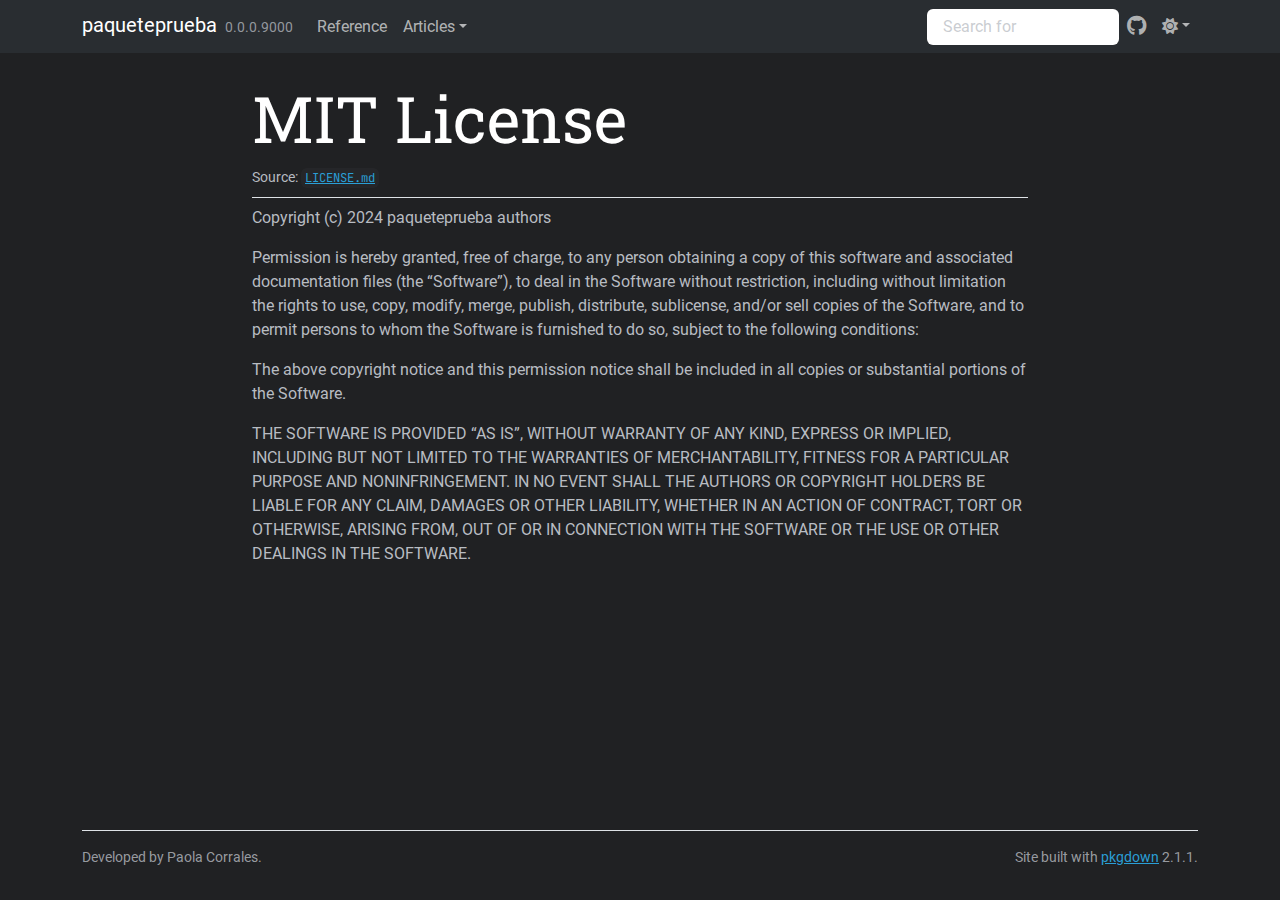
<file: LICENSE.html>
<!DOCTYPE html>
<!-- Generated by pkgdown: do not edit by hand --><html lang="en"><head><meta http-equiv="Content-Type" content="text/html; charset=UTF-8"><meta charset="utf-8"><meta http-equiv="X-UA-Compatible" content="IE=edge"><meta name="viewport" content="width=device-width, initial-scale=1, shrink-to-fit=no"><title>MIT License • paqueteprueba</title><script src="lightswitch.js"></script><script src="deps/jquery-3.6.0/jquery-3.6.0.min.js"></script><meta name="viewport" content="width=device-width, initial-scale=1, shrink-to-fit=no"><link href="deps/bootstrap-5.3.1/bootstrap.min.css" rel="stylesheet"><script src="deps/bootstrap-5.3.1/bootstrap.bundle.min.js"></script><link href="deps/Roboto-0.4.9/font.css" rel="stylesheet"><link href="deps/JetBrains_Mono-0.4.9/font.css" rel="stylesheet"><link href="deps/Roboto_Slab-0.4.9/font.css" rel="stylesheet"><link href="deps/font-awesome-6.4.2/css/all.min.css" rel="stylesheet"><link href="deps/font-awesome-6.4.2/css/v4-shims.min.css" rel="stylesheet"><script src="deps/headroom-0.11.0/headroom.min.js"></script><script src="deps/headroom-0.11.0/jQuery.headroom.min.js"></script><script src="deps/bootstrap-toc-1.0.1/bootstrap-toc.min.js"></script><script src="deps/clipboard.js-2.0.11/clipboard.min.js"></script><script src="deps/search-1.0.0/autocomplete.jquery.min.js"></script><script src="deps/search-1.0.0/fuse.min.js"></script><script src="deps/search-1.0.0/mark.min.js"></script><!-- pkgdown --><script src="pkgdown.js"></script><meta property="og:title" content="MIT License"></head><body>
    <a href="#main" class="visually-hidden-focusable">Skip to contents</a>


    <nav class="navbar navbar-expand-lg fixed-top " aria-label="Site navigation"><div class="container">

    <a class="navbar-brand me-2" href="index.html">paqueteprueba</a>

    <small class="nav-text text-muted me-auto" data-bs-toggle="tooltip" data-bs-placement="bottom" title="">0.0.0.9000</small>


    <button class="navbar-toggler" type="button" data-bs-toggle="collapse" data-bs-target="#navbar" aria-controls="navbar" aria-expanded="false" aria-label="Toggle navigation">
      <span class="navbar-toggler-icon"></span>
    </button>

    <div id="navbar" class="collapse navbar-collapse ms-3">
      <ul class="navbar-nav me-auto"><li class="nav-item"><a class="nav-link" href="reference/index.html">Reference</a></li>
<li class="nav-item dropdown">
  <button class="nav-link dropdown-toggle" type="button" id="dropdown-articles" data-bs-toggle="dropdown" aria-expanded="false" aria-haspopup="true">Articles</button>
  <ul class="dropdown-menu" aria-labelledby="dropdown-articles"><li><a class="dropdown-item" href="articles/vinieta_prueba.html">Como usar el paquete paqueteprueba</a></li>
  </ul></li>
      </ul><ul class="navbar-nav"><li class="nav-item"><form class="form-inline" role="search">
 <input class="form-control" type="search" name="search-input" id="search-input" autocomplete="off" aria-label="Search site" placeholder="Search for" data-search-index="search.json"></form></li>
<li class="nav-item"><a class="external-link nav-link" href="https://github.com/paocorrales/paqueteprueba/" aria-label="GitHub"><span class="fa fab fa-github fa-lg"></span></a></li>
<li class="nav-item dropdown">
  <button class="nav-link dropdown-toggle" type="button" id="dropdown-lightswitch" data-bs-toggle="dropdown" aria-expanded="false" aria-haspopup="true" aria-label="Light switch"><span class="fa fa-sun"></span></button>
  <ul class="dropdown-menu dropdown-menu-end" aria-labelledby="dropdown-lightswitch"><li><button class="dropdown-item" data-bs-theme-value="light"><span class="fa fa-sun"></span> Light</button></li>
    <li><button class="dropdown-item" data-bs-theme-value="dark"><span class="fa fa-moon"></span> Dark</button></li>
    <li><button class="dropdown-item" data-bs-theme-value="auto"><span class="fa fa-adjust"></span> Auto</button></li>
  </ul></li>
      </ul></div>


  </div>
</nav><div class="container template-title-body">
<div class="row">
  <main id="main" class="col-md-9"><div class="page-header">

      <h1>MIT License</h1>
      <small class="dont-index">Source: <a href="https://github.com/paocorrales/paqueteprueba/blob/master/LICENSE.md" class="external-link"><code>LICENSE.md</code></a></small>
    </div>

<div id="mit-license" class="section level1">

<p>Copyright (c) 2024 paqueteprueba authors</p>
<p>Permission is hereby granted, free of charge, to any person obtaining a copy of this software and associated documentation files (the “Software”), to deal in the Software without restriction, including without limitation the rights to use, copy, modify, merge, publish, distribute, sublicense, and/or sell copies of the Software, and to permit persons to whom the Software is furnished to do so, subject to the following conditions:</p>
<p>The above copyright notice and this permission notice shall be included in all copies or substantial portions of the Software.</p>
<p>THE SOFTWARE IS PROVIDED “AS IS”, WITHOUT WARRANTY OF ANY KIND, EXPRESS OR IMPLIED, INCLUDING BUT NOT LIMITED TO THE WARRANTIES OF MERCHANTABILITY, FITNESS FOR A PARTICULAR PURPOSE AND NONINFRINGEMENT. IN NO EVENT SHALL THE AUTHORS OR COPYRIGHT HOLDERS BE LIABLE FOR ANY CLAIM, DAMAGES OR OTHER LIABILITY, WHETHER IN AN ACTION OF CONTRACT, TORT OR OTHERWISE, ARISING FROM, OUT OF OR IN CONNECTION WITH THE SOFTWARE OR THE USE OR OTHER DEALINGS IN THE SOFTWARE.</p>
</div>

  </main></div>


    <footer><div class="pkgdown-footer-left">
  <p>Developed by Paola Corrales.</p>
</div>

<div class="pkgdown-footer-right">
  <p>Site built with <a href="https://pkgdown.r-lib.org/" class="external-link">pkgdown</a> 2.1.1.</p>
</div>

    </footer></div>





  </body></html>
</file>
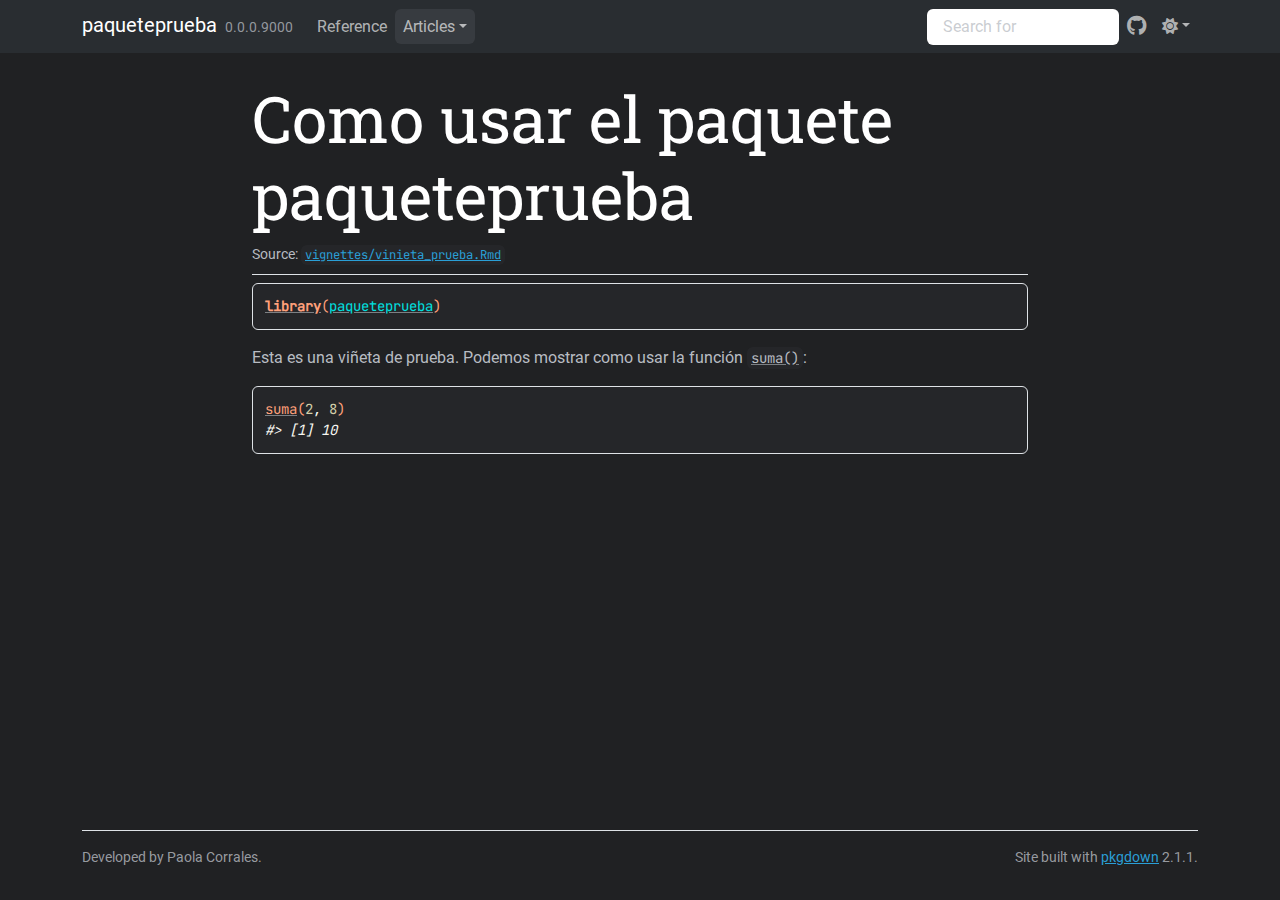
<file: articles/vinieta_prueba.html>
<!DOCTYPE html>
<!-- Generated by pkgdown: do not edit by hand --><html lang="en">
<head>
<meta http-equiv="Content-Type" content="text/html; charset=UTF-8">
<meta charset="utf-8">
<meta http-equiv="X-UA-Compatible" content="IE=edge">
<meta name="viewport" content="width=device-width, initial-scale=1, shrink-to-fit=no">
<title>Como usar el paquete paqueteprueba • paqueteprueba</title>
<script src="../lightswitch.js"></script><script src="../deps/jquery-3.6.0/jquery-3.6.0.min.js"></script><meta name="viewport" content="width=device-width, initial-scale=1, shrink-to-fit=no">
<link href="../deps/bootstrap-5.3.1/bootstrap.min.css" rel="stylesheet">
<script src="../deps/bootstrap-5.3.1/bootstrap.bundle.min.js"></script><link href="../deps/Roboto-0.4.9/font.css" rel="stylesheet">
<link href="../deps/JetBrains_Mono-0.4.9/font.css" rel="stylesheet">
<link href="../deps/Roboto_Slab-0.4.9/font.css" rel="stylesheet">
<link href="../deps/font-awesome-6.4.2/css/all.min.css" rel="stylesheet">
<link href="../deps/font-awesome-6.4.2/css/v4-shims.min.css" rel="stylesheet">
<script src="../deps/headroom-0.11.0/headroom.min.js"></script><script src="../deps/headroom-0.11.0/jQuery.headroom.min.js"></script><script src="../deps/bootstrap-toc-1.0.1/bootstrap-toc.min.js"></script><script src="../deps/clipboard.js-2.0.11/clipboard.min.js"></script><script src="../deps/search-1.0.0/autocomplete.jquery.min.js"></script><script src="../deps/search-1.0.0/fuse.min.js"></script><script src="../deps/search-1.0.0/mark.min.js"></script><!-- pkgdown --><script src="../pkgdown.js"></script><meta property="og:title" content="Como usar el paquete paqueteprueba">
</head>
<body>
    <a href="#main" class="visually-hidden-focusable">Skip to contents</a>


    <nav class="navbar navbar-expand-lg fixed-top " aria-label="Site navigation"><div class="container">

    <a class="navbar-brand me-2" href="../index.html">paqueteprueba</a>

    <small class="nav-text text-muted me-auto" data-bs-toggle="tooltip" data-bs-placement="bottom" title="">0.0.0.9000</small>


    <button class="navbar-toggler" type="button" data-bs-toggle="collapse" data-bs-target="#navbar" aria-controls="navbar" aria-expanded="false" aria-label="Toggle navigation">
      <span class="navbar-toggler-icon"></span>
    </button>

    <div id="navbar" class="collapse navbar-collapse ms-3">
      <ul class="navbar-nav me-auto">
<li class="nav-item"><a class="nav-link" href="../reference/index.html">Reference</a></li>
<li class="active nav-item dropdown">
  <button class="nav-link dropdown-toggle" type="button" id="dropdown-articles" data-bs-toggle="dropdown" aria-expanded="false" aria-haspopup="true">Articles</button>
  <ul class="dropdown-menu" aria-labelledby="dropdown-articles">
<li><a class="dropdown-item" href="../articles/vinieta_prueba.html">Como usar el paquete paqueteprueba</a></li>
  </ul>
</li>
      </ul>
<ul class="navbar-nav">
<li class="nav-item"><form class="form-inline" role="search">
 <input class="form-control" type="search" name="search-input" id="search-input" autocomplete="off" aria-label="Search site" placeholder="Search for" data-search-index="../search.json">
</form></li>
<li class="nav-item"><a class="external-link nav-link" href="https://github.com/paocorrales/paqueteprueba/" aria-label="GitHub"><span class="fa fab fa-github fa-lg"></span></a></li>
<li class="nav-item dropdown">
  <button class="nav-link dropdown-toggle" type="button" id="dropdown-lightswitch" data-bs-toggle="dropdown" aria-expanded="false" aria-haspopup="true" aria-label="Light switch"><span class="fa fa-sun"></span></button>
  <ul class="dropdown-menu dropdown-menu-end" aria-labelledby="dropdown-lightswitch">
<li><button class="dropdown-item" data-bs-theme-value="light"><span class="fa fa-sun"></span> Light</button></li>
    <li><button class="dropdown-item" data-bs-theme-value="dark"><span class="fa fa-moon"></span> Dark</button></li>
    <li><button class="dropdown-item" data-bs-theme-value="auto"><span class="fa fa-adjust"></span> Auto</button></li>
  </ul>
</li>
      </ul>
</div>


  </div>
</nav><div class="container template-article">




<div class="row">
  <main id="main" class="col-md-9"><div class="page-header">

      <h1>Como usar el paquete paqueteprueba</h1>
            
      
      <small class="dont-index">Source: <a href="https://github.com/paocorrales/paqueteprueba/blob/master/vignettes/vinieta_prueba.Rmd" class="external-link"><code>vignettes/vinieta_prueba.Rmd</code></a></small>
      <div class="d-none name"><code>vinieta_prueba.Rmd</code></div>
    </div>

    
    
<div class="sourceCode" id="cb1"><pre class="downlit sourceCode r">
<code class="sourceCode R"><span><span class="kw"><a href="https://rdrr.io/r/base/library.html" class="external-link">library</a></span><span class="op">(</span><span class="va"><a href="https://github.com/paocorrales/paqueteprueba" class="external-link">paqueteprueba</a></span><span class="op">)</span></span></code></pre></div>
<p>Esta es una viñeta de prueba. Podemos mostrar como usar la función
<code><a href="../reference/suma.html">suma()</a></code>:</p>
<div class="sourceCode" id="cb2"><pre class="downlit sourceCode r">
<code class="sourceCode R"><span><span class="fu"><a href="../reference/suma.html">suma</a></span><span class="op">(</span><span class="fl">2</span>, <span class="fl">8</span><span class="op">)</span></span>
<span><span class="co">#&gt; [1] 10</span></span></code></pre></div>
  </main>
</div>



    <footer><div class="pkgdown-footer-left">
  <p>Developed by Paola Corrales.</p>
</div>

<div class="pkgdown-footer-right">
  <p>Site built with <a href="https://pkgdown.r-lib.org/" class="external-link">pkgdown</a> 2.1.1.</p>
</div>

    </footer>
</div>





  </body>
</html>
</file>
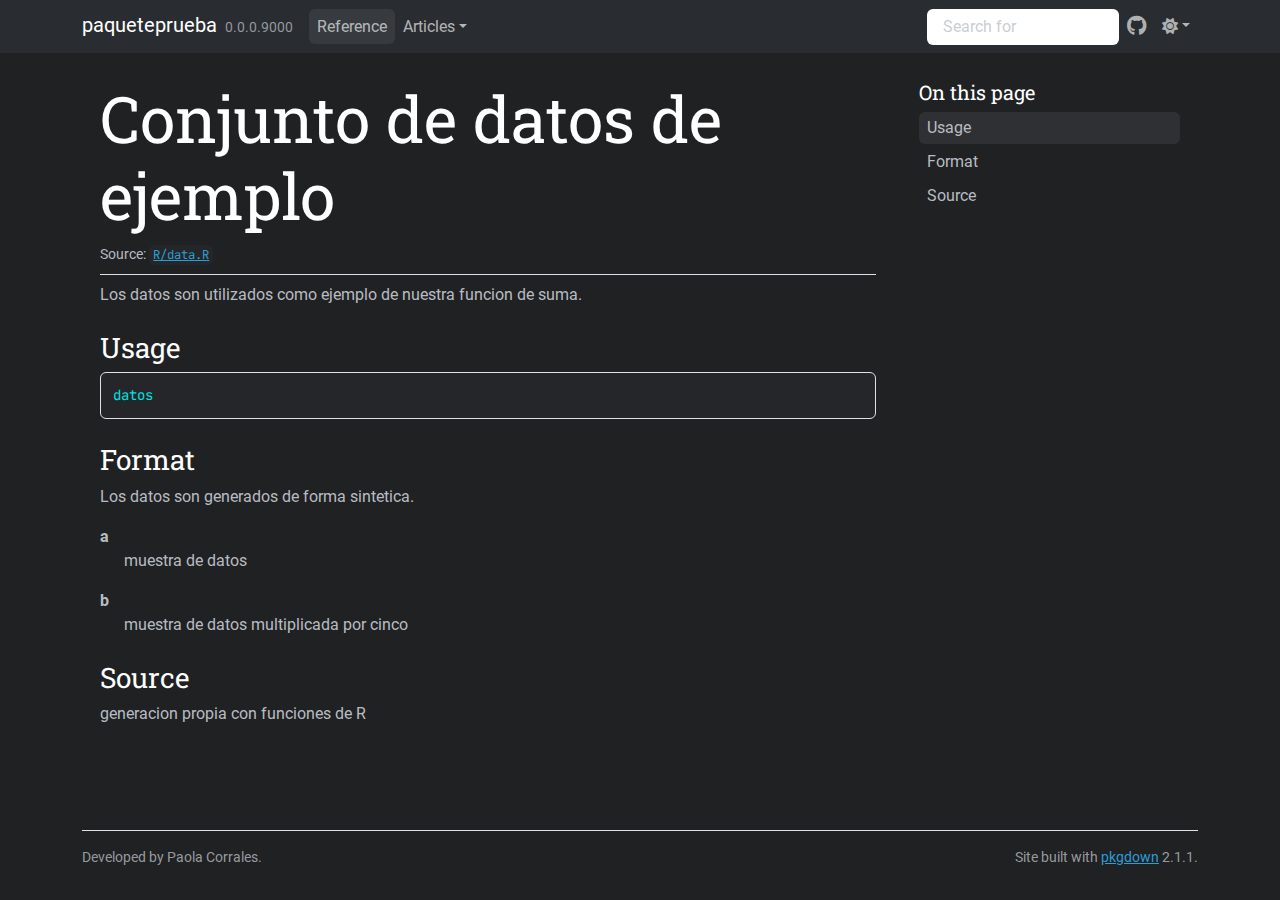
<file: reference/datos.html>
<!DOCTYPE html>
<!-- Generated by pkgdown: do not edit by hand --><html lang="en"><head><meta http-equiv="Content-Type" content="text/html; charset=UTF-8"><meta charset="utf-8"><meta http-equiv="X-UA-Compatible" content="IE=edge"><meta name="viewport" content="width=device-width, initial-scale=1, shrink-to-fit=no"><title>Conjunto de datos de ejemplo — datos • paqueteprueba</title><script src="../lightswitch.js"></script><script src="../deps/jquery-3.6.0/jquery-3.6.0.min.js"></script><meta name="viewport" content="width=device-width, initial-scale=1, shrink-to-fit=no"><link href="../deps/bootstrap-5.3.1/bootstrap.min.css" rel="stylesheet"><script src="../deps/bootstrap-5.3.1/bootstrap.bundle.min.js"></script><link href="../deps/Roboto-0.4.9/font.css" rel="stylesheet"><link href="../deps/JetBrains_Mono-0.4.9/font.css" rel="stylesheet"><link href="../deps/Roboto_Slab-0.4.9/font.css" rel="stylesheet"><link href="../deps/font-awesome-6.4.2/css/all.min.css" rel="stylesheet"><link href="../deps/font-awesome-6.4.2/css/v4-shims.min.css" rel="stylesheet"><script src="../deps/headroom-0.11.0/headroom.min.js"></script><script src="../deps/headroom-0.11.0/jQuery.headroom.min.js"></script><script src="../deps/bootstrap-toc-1.0.1/bootstrap-toc.min.js"></script><script src="../deps/clipboard.js-2.0.11/clipboard.min.js"></script><script src="../deps/search-1.0.0/autocomplete.jquery.min.js"></script><script src="../deps/search-1.0.0/fuse.min.js"></script><script src="../deps/search-1.0.0/mark.min.js"></script><!-- pkgdown --><script src="../pkgdown.js"></script><meta property="og:title" content="Conjunto de datos de ejemplo — datos"><meta name="description" content="Los datos son utilizados como ejemplo de nuestra funcion de suma."><meta property="og:description" content="Los datos son utilizados como ejemplo de nuestra funcion de suma."></head><body>
    <a href="#main" class="visually-hidden-focusable">Skip to contents</a>


    <nav class="navbar navbar-expand-lg fixed-top " aria-label="Site navigation"><div class="container">

    <a class="navbar-brand me-2" href="../index.html">paqueteprueba</a>

    <small class="nav-text text-muted me-auto" data-bs-toggle="tooltip" data-bs-placement="bottom" title="">0.0.0.9000</small>


    <button class="navbar-toggler" type="button" data-bs-toggle="collapse" data-bs-target="#navbar" aria-controls="navbar" aria-expanded="false" aria-label="Toggle navigation">
      <span class="navbar-toggler-icon"></span>
    </button>

    <div id="navbar" class="collapse navbar-collapse ms-3">
      <ul class="navbar-nav me-auto"><li class="active nav-item"><a class="nav-link" href="../reference/index.html">Reference</a></li>
<li class="nav-item dropdown">
  <button class="nav-link dropdown-toggle" type="button" id="dropdown-articles" data-bs-toggle="dropdown" aria-expanded="false" aria-haspopup="true">Articles</button>
  <ul class="dropdown-menu" aria-labelledby="dropdown-articles"><li><a class="dropdown-item" href="../articles/vinieta_prueba.html">Como usar el paquete paqueteprueba</a></li>
  </ul></li>
      </ul><ul class="navbar-nav"><li class="nav-item"><form class="form-inline" role="search">
 <input class="form-control" type="search" name="search-input" id="search-input" autocomplete="off" aria-label="Search site" placeholder="Search for" data-search-index="../search.json"></form></li>
<li class="nav-item"><a class="external-link nav-link" href="https://github.com/paocorrales/paqueteprueba/" aria-label="GitHub"><span class="fa fab fa-github fa-lg"></span></a></li>
<li class="nav-item dropdown">
  <button class="nav-link dropdown-toggle" type="button" id="dropdown-lightswitch" data-bs-toggle="dropdown" aria-expanded="false" aria-haspopup="true" aria-label="Light switch"><span class="fa fa-sun"></span></button>
  <ul class="dropdown-menu dropdown-menu-end" aria-labelledby="dropdown-lightswitch"><li><button class="dropdown-item" data-bs-theme-value="light"><span class="fa fa-sun"></span> Light</button></li>
    <li><button class="dropdown-item" data-bs-theme-value="dark"><span class="fa fa-moon"></span> Dark</button></li>
    <li><button class="dropdown-item" data-bs-theme-value="auto"><span class="fa fa-adjust"></span> Auto</button></li>
  </ul></li>
      </ul></div>


  </div>
</nav><div class="container template-reference-topic">
<div class="row">
  <main id="main" class="col-md-9"><div class="page-header">

      <h1>Conjunto de datos de ejemplo</h1>
      <small class="dont-index">Source: <a href="https://github.com/paocorrales/paqueteprueba/blob/master/R/data.R" class="external-link"><code>R/data.R</code></a></small>
      <div class="d-none name"><code>datos.Rd</code></div>
    </div>

    <div class="ref-description section level2">
    <p>Los datos son utilizados como ejemplo de nuestra funcion de suma.</p>
    </div>

    <div class="section level2">
    <h2 id="ref-usage">Usage<a class="anchor" aria-label="anchor" href="#ref-usage"></a></h2>
    <div class="sourceCode"><pre class="sourceCode r"><code><span><span class="va">datos</span></span></code></pre></div>
    </div>

    <div class="section level2">
    <h2 id="format">Format<a class="anchor" aria-label="anchor" href="#format"></a></h2>
    <p>Los datos son generados de forma sintetica.</p><dl><dt>a</dt>
<dd><p>muestra de datos</p></dd>

<dt>b</dt>
<dd><p>muestra de datos multiplicada por cinco</p></dd>


</dl></div>
    <div class="section level2">
    <h2 id="source">Source<a class="anchor" aria-label="anchor" href="#source"></a></h2>
    <p>generacion propia con funciones de R</p>
    </div>

  </main><aside class="col-md-3"><nav id="toc" aria-label="Table of contents"><h2>On this page</h2>
    </nav></aside></div>


    <footer><div class="pkgdown-footer-left">
  <p>Developed by Paola Corrales.</p>
</div>

<div class="pkgdown-footer-right">
  <p>Site built with <a href="https://pkgdown.r-lib.org/" class="external-link">pkgdown</a> 2.1.1.</p>
</div>

    </footer></div>





  </body></html>
</file>
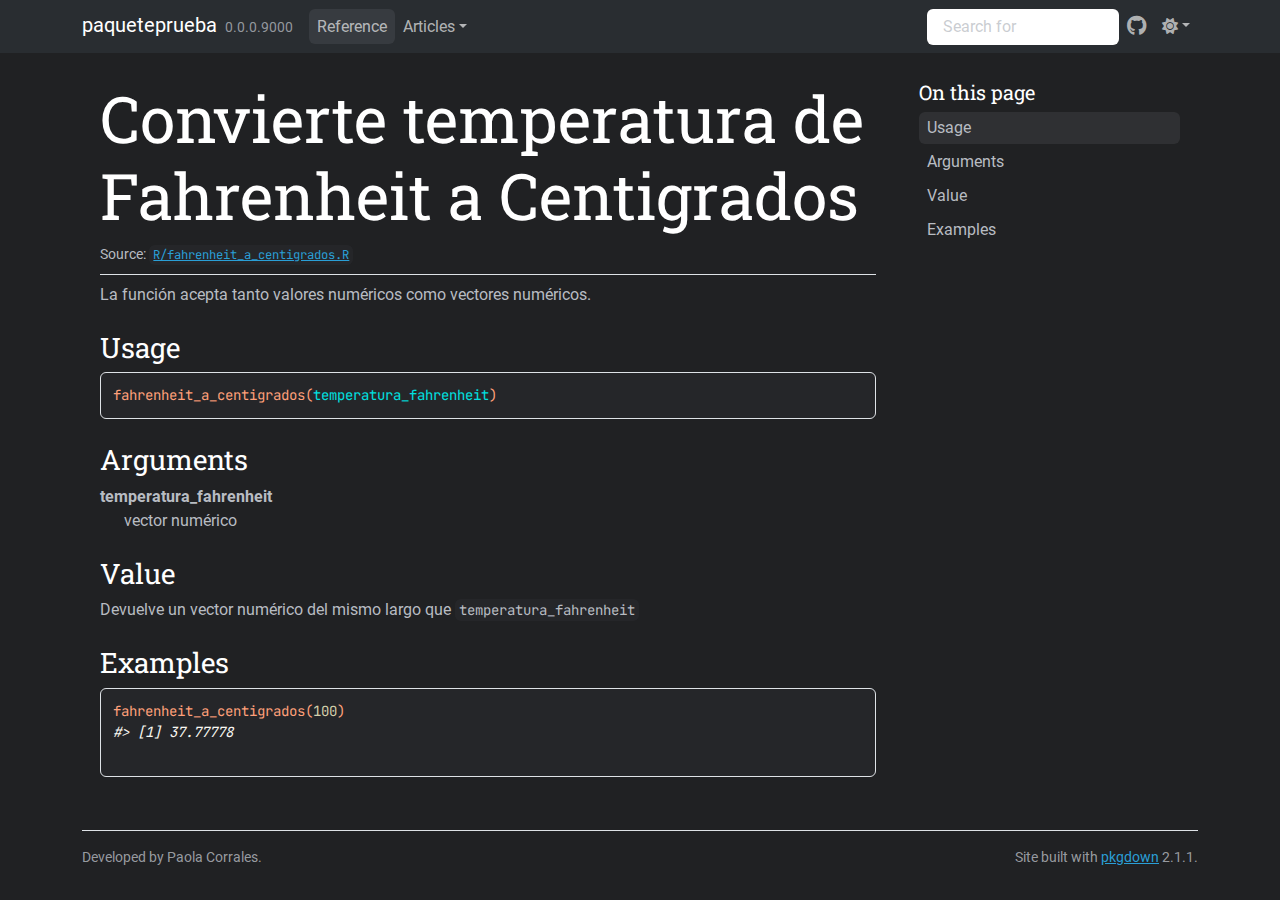
<file: reference/fahrenheit_a_centigrados.html>
<!DOCTYPE html>
<!-- Generated by pkgdown: do not edit by hand --><html lang="en"><head><meta http-equiv="Content-Type" content="text/html; charset=UTF-8"><meta charset="utf-8"><meta http-equiv="X-UA-Compatible" content="IE=edge"><meta name="viewport" content="width=device-width, initial-scale=1, shrink-to-fit=no"><title>Convierte temperatura de Fahrenheit a Centigrados — fahrenheit_a_centigrados • paqueteprueba</title><script src="../lightswitch.js"></script><script src="../deps/jquery-3.6.0/jquery-3.6.0.min.js"></script><meta name="viewport" content="width=device-width, initial-scale=1, shrink-to-fit=no"><link href="../deps/bootstrap-5.3.1/bootstrap.min.css" rel="stylesheet"><script src="../deps/bootstrap-5.3.1/bootstrap.bundle.min.js"></script><link href="../deps/Roboto-0.4.9/font.css" rel="stylesheet"><link href="../deps/JetBrains_Mono-0.4.9/font.css" rel="stylesheet"><link href="../deps/Roboto_Slab-0.4.9/font.css" rel="stylesheet"><link href="../deps/font-awesome-6.4.2/css/all.min.css" rel="stylesheet"><link href="../deps/font-awesome-6.4.2/css/v4-shims.min.css" rel="stylesheet"><script src="../deps/headroom-0.11.0/headroom.min.js"></script><script src="../deps/headroom-0.11.0/jQuery.headroom.min.js"></script><script src="../deps/bootstrap-toc-1.0.1/bootstrap-toc.min.js"></script><script src="../deps/clipboard.js-2.0.11/clipboard.min.js"></script><script src="../deps/search-1.0.0/autocomplete.jquery.min.js"></script><script src="../deps/search-1.0.0/fuse.min.js"></script><script src="../deps/search-1.0.0/mark.min.js"></script><!-- pkgdown --><script src="../pkgdown.js"></script><meta property="og:title" content="Convierte temperatura de Fahrenheit a Centigrados — fahrenheit_a_centigrados"><meta name="description" content="La función acepta tanto valores numéricos como vectores numéricos."><meta property="og:description" content="La función acepta tanto valores numéricos como vectores numéricos."></head><body>
    <a href="#main" class="visually-hidden-focusable">Skip to contents</a>


    <nav class="navbar navbar-expand-lg fixed-top " aria-label="Site navigation"><div class="container">

    <a class="navbar-brand me-2" href="../index.html">paqueteprueba</a>

    <small class="nav-text text-muted me-auto" data-bs-toggle="tooltip" data-bs-placement="bottom" title="">0.0.0.9000</small>


    <button class="navbar-toggler" type="button" data-bs-toggle="collapse" data-bs-target="#navbar" aria-controls="navbar" aria-expanded="false" aria-label="Toggle navigation">
      <span class="navbar-toggler-icon"></span>
    </button>

    <div id="navbar" class="collapse navbar-collapse ms-3">
      <ul class="navbar-nav me-auto"><li class="active nav-item"><a class="nav-link" href="../reference/index.html">Reference</a></li>
<li class="nav-item dropdown">
  <button class="nav-link dropdown-toggle" type="button" id="dropdown-articles" data-bs-toggle="dropdown" aria-expanded="false" aria-haspopup="true">Articles</button>
  <ul class="dropdown-menu" aria-labelledby="dropdown-articles"><li><a class="dropdown-item" href="../articles/vinieta_prueba.html">Como usar el paquete paqueteprueba</a></li>
  </ul></li>
      </ul><ul class="navbar-nav"><li class="nav-item"><form class="form-inline" role="search">
 <input class="form-control" type="search" name="search-input" id="search-input" autocomplete="off" aria-label="Search site" placeholder="Search for" data-search-index="../search.json"></form></li>
<li class="nav-item"><a class="external-link nav-link" href="https://github.com/paocorrales/paqueteprueba/" aria-label="GitHub"><span class="fa fab fa-github fa-lg"></span></a></li>
<li class="nav-item dropdown">
  <button class="nav-link dropdown-toggle" type="button" id="dropdown-lightswitch" data-bs-toggle="dropdown" aria-expanded="false" aria-haspopup="true" aria-label="Light switch"><span class="fa fa-sun"></span></button>
  <ul class="dropdown-menu dropdown-menu-end" aria-labelledby="dropdown-lightswitch"><li><button class="dropdown-item" data-bs-theme-value="light"><span class="fa fa-sun"></span> Light</button></li>
    <li><button class="dropdown-item" data-bs-theme-value="dark"><span class="fa fa-moon"></span> Dark</button></li>
    <li><button class="dropdown-item" data-bs-theme-value="auto"><span class="fa fa-adjust"></span> Auto</button></li>
  </ul></li>
      </ul></div>


  </div>
</nav><div class="container template-reference-topic">
<div class="row">
  <main id="main" class="col-md-9"><div class="page-header">

      <h1>Convierte temperatura de Fahrenheit a Centigrados</h1>
      <small class="dont-index">Source: <a href="https://github.com/paocorrales/paqueteprueba/blob/master/R/fahrenheit_a_centigrados.R" class="external-link"><code>R/fahrenheit_a_centigrados.R</code></a></small>
      <div class="d-none name"><code>fahrenheit_a_centigrados.Rd</code></div>
    </div>

    <div class="ref-description section level2">
    <p>La función acepta tanto valores numéricos como vectores numéricos.</p>
    </div>

    <div class="section level2">
    <h2 id="ref-usage">Usage<a class="anchor" aria-label="anchor" href="#ref-usage"></a></h2>
    <div class="sourceCode"><pre class="sourceCode r"><code><span><span class="fu">fahrenheit_a_centigrados</span><span class="op">(</span><span class="va">temperatura_fahrenheit</span><span class="op">)</span></span></code></pre></div>
    </div>

    <div class="section level2">
    <h2 id="arguments">Arguments<a class="anchor" aria-label="anchor" href="#arguments"></a></h2>


<dl><dt id="arg-temperatura-fahrenheit">temperatura_fahrenheit<a class="anchor" aria-label="anchor" href="#arg-temperatura-fahrenheit"></a></dt>
<dd><p>vector numérico</p></dd>

</dl></div>
    <div class="section level2">
    <h2 id="value">Value<a class="anchor" aria-label="anchor" href="#value"></a></h2>
    <p>Devuelve un vector numérico del mismo largo que <code>temperatura_fahrenheit</code></p>
    </div>

    <div class="section level2">
    <h2 id="ref-examples">Examples<a class="anchor" aria-label="anchor" href="#ref-examples"></a></h2>
    <div class="sourceCode"><pre class="sourceCode r"><code><span class="r-in"><span><span class="fu">fahrenheit_a_centigrados</span><span class="op">(</span><span class="fl">100</span><span class="op">)</span></span></span>
<span class="r-out co"><span class="r-pr">#&gt;</span> [1] 37.77778</span>
<span class="r-in"><span></span></span>
</code></pre></div>
    </div>
  </main><aside class="col-md-3"><nav id="toc" aria-label="Table of contents"><h2>On this page</h2>
    </nav></aside></div>


    <footer><div class="pkgdown-footer-left">
  <p>Developed by Paola Corrales.</p>
</div>

<div class="pkgdown-footer-right">
  <p>Site built with <a href="https://pkgdown.r-lib.org/" class="external-link">pkgdown</a> 2.1.1.</p>
</div>

    </footer></div>





  </body></html>
</file>
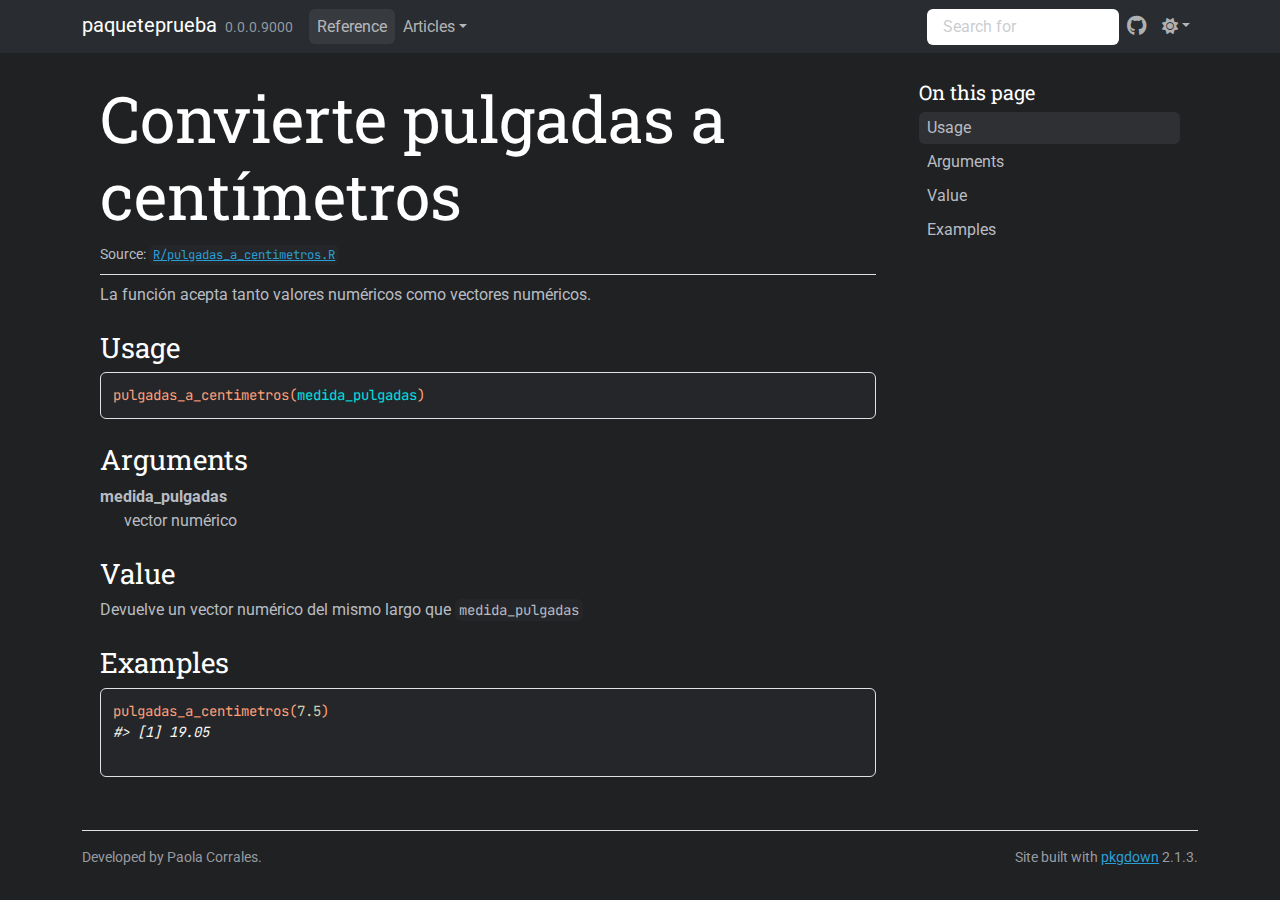
<file: reference/pulgadas_a_centimetros.html>
<!DOCTYPE html>
<!-- Generated by pkgdown: do not edit by hand --><html lang="en"><head><meta http-equiv="Content-Type" content="text/html; charset=UTF-8"><meta charset="utf-8"><meta http-equiv="X-UA-Compatible" content="IE=edge"><meta name="viewport" content="width=device-width, initial-scale=1, shrink-to-fit=no"><title>Convierte pulgadas a centímetros — pulgadas_a_centimetros • paqueteprueba</title><script src="../lightswitch.js"></script><script src="../deps/jquery-3.6.0/jquery-3.6.0.min.js"></script><meta name="viewport" content="width=device-width, initial-scale=1, shrink-to-fit=no"><link href="../deps/bootstrap-5.3.1/bootstrap.min.css" rel="stylesheet"><script src="../deps/bootstrap-5.3.1/bootstrap.bundle.min.js"></script><link href="../deps/Roboto-0.4.10/font.css" rel="stylesheet"><link href="../deps/JetBrains_Mono-0.4.10/font.css" rel="stylesheet"><link href="../deps/Roboto_Slab-0.4.10/font.css" rel="stylesheet"><link href="../deps/font-awesome-6.5.2/css/all.min.css" rel="stylesheet"><link href="../deps/font-awesome-6.5.2/css/v4-shims.min.css" rel="stylesheet"><script src="../deps/headroom-0.11.0/headroom.min.js"></script><script src="../deps/headroom-0.11.0/jQuery.headroom.min.js"></script><script src="../deps/bootstrap-toc-1.0.1/bootstrap-toc.min.js"></script><script src="../deps/clipboard.js-2.0.11/clipboard.min.js"></script><script src="../deps/search-1.0.0/autocomplete.jquery.min.js"></script><script src="../deps/search-1.0.0/fuse.min.js"></script><script src="../deps/search-1.0.0/mark.min.js"></script><!-- pkgdown --><script src="../pkgdown.js"></script><meta property="og:title" content="Convierte pulgadas a centímetros — pulgadas_a_centimetros"><meta name="description" content="La función acepta tanto valores numéricos como vectores numéricos."><meta property="og:description" content="La función acepta tanto valores numéricos como vectores numéricos."></head><body>
    <a href="#main" class="visually-hidden-focusable">Skip to contents</a>


    <nav class="navbar navbar-expand-lg fixed-top " aria-label="Site navigation"><div class="container">

    <a class="navbar-brand me-2" href="../index.html">paqueteprueba</a>

    <small class="nav-text text-muted me-auto" data-bs-toggle="tooltip" data-bs-placement="bottom" title="">0.0.0.9000</small>


    <button class="navbar-toggler" type="button" data-bs-toggle="collapse" data-bs-target="#navbar" aria-controls="navbar" aria-expanded="false" aria-label="Toggle navigation">
      <span class="navbar-toggler-icon"></span>
    </button>

    <div id="navbar" class="collapse navbar-collapse ms-3">
      <ul class="navbar-nav me-auto"><li class="active nav-item"><a class="nav-link" href="../reference/index.html">Reference</a></li>
<li class="nav-item dropdown">
  <button class="nav-link dropdown-toggle" type="button" id="dropdown-articles" data-bs-toggle="dropdown" aria-expanded="false" aria-haspopup="true">Articles</button>
  <ul class="dropdown-menu" aria-labelledby="dropdown-articles"><li><a class="dropdown-item" href="../articles/vinieta_prueba.html">Como usar el paquete paqueteprueba</a></li>
  </ul></li>
      </ul><ul class="navbar-nav"><li class="nav-item"><form class="form-inline" role="search">
 <input class="form-control" type="search" name="search-input" id="search-input" autocomplete="off" aria-label="Search site" placeholder="Search for" data-search-index="../search.json"></form></li>
<li class="nav-item"><a class="external-link nav-link" href="https://github.com/paocorrales/paqueteprueba/" aria-label="GitHub"><span class="fa fab fa-github fa-lg"></span></a></li>
<li class="nav-item dropdown">
  <button class="nav-link dropdown-toggle" type="button" id="dropdown-lightswitch" data-bs-toggle="dropdown" aria-expanded="false" aria-haspopup="true" aria-label="Light switch"><span class="fa fa-sun"></span></button>
  <ul class="dropdown-menu dropdown-menu-end" aria-labelledby="dropdown-lightswitch"><li><button class="dropdown-item" data-bs-theme-value="light"><span class="fa fa-sun"></span> Light</button></li>
    <li><button class="dropdown-item" data-bs-theme-value="dark"><span class="fa fa-moon"></span> Dark</button></li>
    <li><button class="dropdown-item" data-bs-theme-value="auto"><span class="fa fa-adjust"></span> Auto</button></li>
  </ul></li>
      </ul></div>


  </div>
</nav><div class="container template-reference-topic">
<div class="row">
  <main id="main" class="col-md-9"><div class="page-header">

      <h1>Convierte pulgadas a centímetros</h1>
      <small class="dont-index">Source: <a href="https://github.com/paocorrales/paqueteprueba/blob/master/R/pulgadas_a_centimetros.R" class="external-link"><code>R/pulgadas_a_centimetros.R</code></a></small>
      <div class="d-none name"><code>pulgadas_a_centimetros.Rd</code></div>
    </div>

    <div class="ref-description section level2">
    <p>La función acepta tanto valores numéricos como vectores numéricos.</p>
    </div>

    <div class="section level2">
    <h2 id="ref-usage">Usage<a class="anchor" aria-label="anchor" href="#ref-usage"></a></h2>
    <div class="sourceCode"><pre class="sourceCode r"><code><span><span class="fu">pulgadas_a_centimetros</span><span class="op">(</span><span class="va">medida_pulgadas</span><span class="op">)</span></span></code></pre></div>
    </div>

    <div class="section level2">
    <h2 id="arguments">Arguments<a class="anchor" aria-label="anchor" href="#arguments"></a></h2>


<dl><dt id="arg-medida-pulgadas">medida_pulgadas<a class="anchor" aria-label="anchor" href="#arg-medida-pulgadas"></a></dt>
<dd><p>vector numérico</p></dd>

</dl></div>
    <div class="section level2">
    <h2 id="value">Value<a class="anchor" aria-label="anchor" href="#value"></a></h2>
    <p>Devuelve un vector numérico del mismo largo que <code>medida_pulgadas</code></p>
    </div>

    <div class="section level2">
    <h2 id="ref-examples">Examples<a class="anchor" aria-label="anchor" href="#ref-examples"></a></h2>
    <div class="sourceCode"><pre class="sourceCode r"><code><span class="r-in"><span><span class="fu">pulgadas_a_centimetros</span><span class="op">(</span><span class="fl">7.5</span><span class="op">)</span></span></span>
<span class="r-out co"><span class="r-pr">#&gt;</span> [1] 19.05</span>
<span class="r-in"><span></span></span>
</code></pre></div>
    </div>
  </main><aside class="col-md-3"><nav id="toc" aria-label="Table of contents"><h2>On this page</h2>
    </nav></aside></div>


    <footer><div class="pkgdown-footer-left">
  <p>Developed by Paola Corrales.</p>
</div>

<div class="pkgdown-footer-right">
  <p>Site built with <a href="https://pkgdown.r-lib.org/" class="external-link">pkgdown</a> 2.1.3.</p>
</div>

    </footer></div>





  </body></html>
</file>
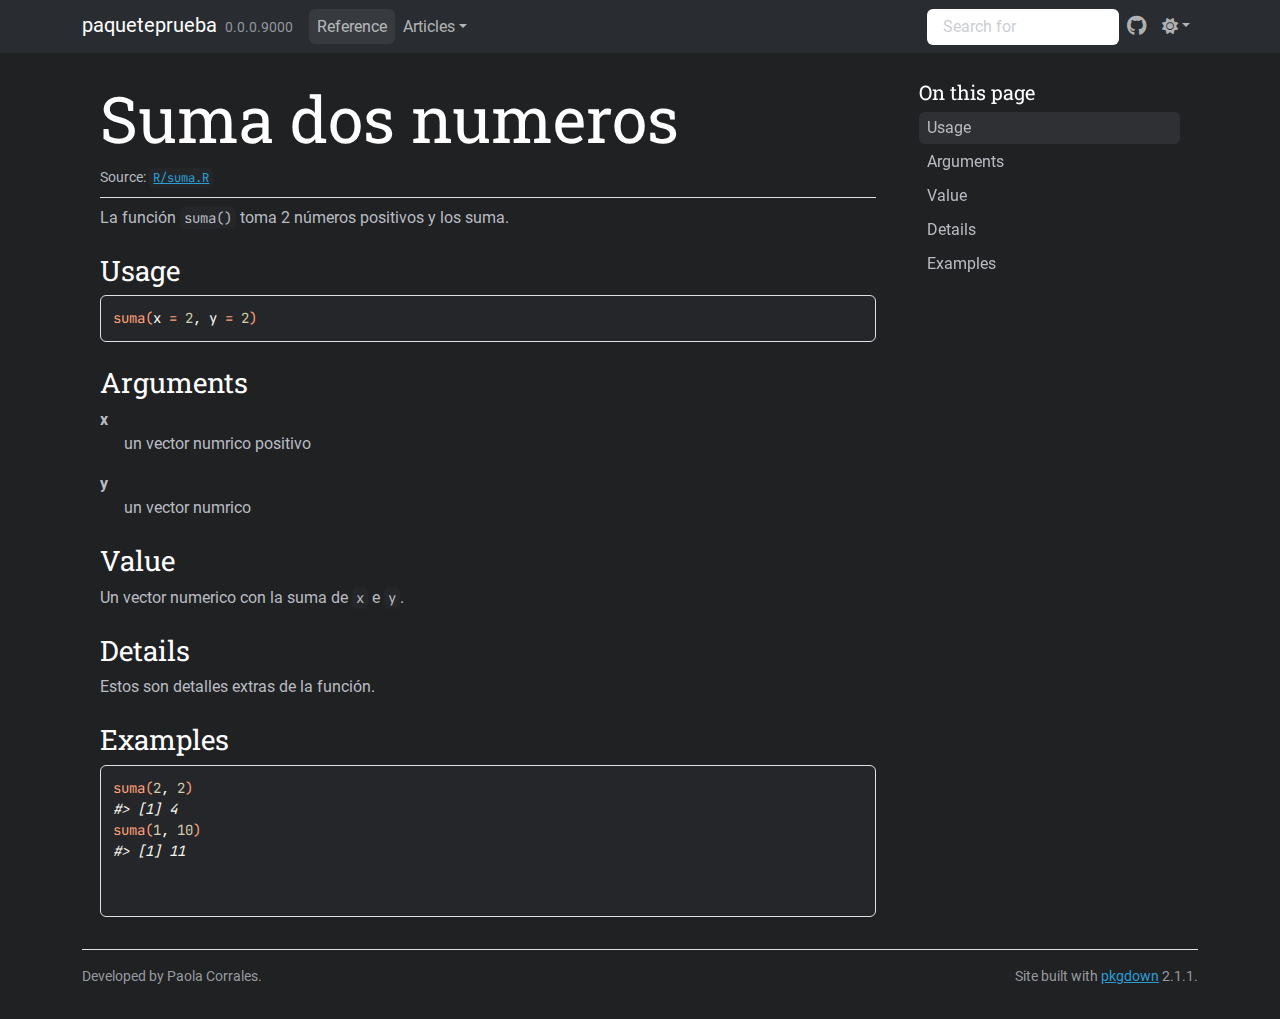
<file: reference/suma.html>
<!DOCTYPE html>
<!-- Generated by pkgdown: do not edit by hand --><html lang="en"><head><meta http-equiv="Content-Type" content="text/html; charset=UTF-8"><meta charset="utf-8"><meta http-equiv="X-UA-Compatible" content="IE=edge"><meta name="viewport" content="width=device-width, initial-scale=1, shrink-to-fit=no"><title>Suma dos numeros — suma • paqueteprueba</title><script src="../lightswitch.js"></script><script src="../deps/jquery-3.6.0/jquery-3.6.0.min.js"></script><meta name="viewport" content="width=device-width, initial-scale=1, shrink-to-fit=no"><link href="../deps/bootstrap-5.3.1/bootstrap.min.css" rel="stylesheet"><script src="../deps/bootstrap-5.3.1/bootstrap.bundle.min.js"></script><link href="../deps/Roboto-0.4.9/font.css" rel="stylesheet"><link href="../deps/JetBrains_Mono-0.4.9/font.css" rel="stylesheet"><link href="../deps/Roboto_Slab-0.4.9/font.css" rel="stylesheet"><link href="../deps/font-awesome-6.4.2/css/all.min.css" rel="stylesheet"><link href="../deps/font-awesome-6.4.2/css/v4-shims.min.css" rel="stylesheet"><script src="../deps/headroom-0.11.0/headroom.min.js"></script><script src="../deps/headroom-0.11.0/jQuery.headroom.min.js"></script><script src="../deps/bootstrap-toc-1.0.1/bootstrap-toc.min.js"></script><script src="../deps/clipboard.js-2.0.11/clipboard.min.js"></script><script src="../deps/search-1.0.0/autocomplete.jquery.min.js"></script><script src="../deps/search-1.0.0/fuse.min.js"></script><script src="../deps/search-1.0.0/mark.min.js"></script><!-- pkgdown --><script src="../pkgdown.js"></script><meta property="og:title" content="Suma dos numeros — suma"><meta name="description" content="La función suma() toma 2 números positivos y los suma."><meta property="og:description" content="La función suma() toma 2 números positivos y los suma."></head><body>
    <a href="#main" class="visually-hidden-focusable">Skip to contents</a>


    <nav class="navbar navbar-expand-lg fixed-top " aria-label="Site navigation"><div class="container">

    <a class="navbar-brand me-2" href="../index.html">paqueteprueba</a>

    <small class="nav-text text-muted me-auto" data-bs-toggle="tooltip" data-bs-placement="bottom" title="">0.0.0.9000</small>


    <button class="navbar-toggler" type="button" data-bs-toggle="collapse" data-bs-target="#navbar" aria-controls="navbar" aria-expanded="false" aria-label="Toggle navigation">
      <span class="navbar-toggler-icon"></span>
    </button>

    <div id="navbar" class="collapse navbar-collapse ms-3">
      <ul class="navbar-nav me-auto"><li class="active nav-item"><a class="nav-link" href="../reference/index.html">Reference</a></li>
<li class="nav-item dropdown">
  <button class="nav-link dropdown-toggle" type="button" id="dropdown-articles" data-bs-toggle="dropdown" aria-expanded="false" aria-haspopup="true">Articles</button>
  <ul class="dropdown-menu" aria-labelledby="dropdown-articles"><li><a class="dropdown-item" href="../articles/vinieta_prueba.html">Como usar el paquete paqueteprueba</a></li>
  </ul></li>
      </ul><ul class="navbar-nav"><li class="nav-item"><form class="form-inline" role="search">
 <input class="form-control" type="search" name="search-input" id="search-input" autocomplete="off" aria-label="Search site" placeholder="Search for" data-search-index="../search.json"></form></li>
<li class="nav-item"><a class="external-link nav-link" href="https://github.com/paocorrales/paqueteprueba/" aria-label="GitHub"><span class="fa fab fa-github fa-lg"></span></a></li>
<li class="nav-item dropdown">
  <button class="nav-link dropdown-toggle" type="button" id="dropdown-lightswitch" data-bs-toggle="dropdown" aria-expanded="false" aria-haspopup="true" aria-label="Light switch"><span class="fa fa-sun"></span></button>
  <ul class="dropdown-menu dropdown-menu-end" aria-labelledby="dropdown-lightswitch"><li><button class="dropdown-item" data-bs-theme-value="light"><span class="fa fa-sun"></span> Light</button></li>
    <li><button class="dropdown-item" data-bs-theme-value="dark"><span class="fa fa-moon"></span> Dark</button></li>
    <li><button class="dropdown-item" data-bs-theme-value="auto"><span class="fa fa-adjust"></span> Auto</button></li>
  </ul></li>
      </ul></div>


  </div>
</nav><div class="container template-reference-topic">
<div class="row">
  <main id="main" class="col-md-9"><div class="page-header">

      <h1>Suma dos numeros</h1>
      <small class="dont-index">Source: <a href="https://github.com/paocorrales/paqueteprueba/blob/master/R/suma.R" class="external-link"><code>R/suma.R</code></a></small>
      <div class="d-none name"><code>suma.Rd</code></div>
    </div>

    <div class="ref-description section level2">
    <p>La función <code>suma()</code> toma 2 números positivos y los suma.</p>
    </div>

    <div class="section level2">
    <h2 id="ref-usage">Usage<a class="anchor" aria-label="anchor" href="#ref-usage"></a></h2>
    <div class="sourceCode"><pre class="sourceCode r"><code><span><span class="fu">suma</span><span class="op">(</span>x <span class="op">=</span> <span class="fl">2</span>, y <span class="op">=</span> <span class="fl">2</span><span class="op">)</span></span></code></pre></div>
    </div>

    <div class="section level2">
    <h2 id="arguments">Arguments<a class="anchor" aria-label="anchor" href="#arguments"></a></h2>


<dl><dt id="arg-x">x<a class="anchor" aria-label="anchor" href="#arg-x"></a></dt>
<dd><p>un vector numrico positivo</p></dd>


<dt id="arg-y">y<a class="anchor" aria-label="anchor" href="#arg-y"></a></dt>
<dd><p>un vector numrico</p></dd>

</dl></div>
    <div class="section level2">
    <h2 id="value">Value<a class="anchor" aria-label="anchor" href="#value"></a></h2>
    <p>Un vector numerico con la suma de <code>x</code> e <code>y</code>.</p>
    </div>
    <div class="section level2">
    <h2 id="details">Details<a class="anchor" aria-label="anchor" href="#details"></a></h2>
    <p>Estos son detalles extras de la función.</p>
    </div>

    <div class="section level2">
    <h2 id="ref-examples">Examples<a class="anchor" aria-label="anchor" href="#ref-examples"></a></h2>
    <div class="sourceCode"><pre class="sourceCode r"><code><span class="r-in"><span><span class="fu">suma</span><span class="op">(</span><span class="fl">2</span>, <span class="fl">2</span><span class="op">)</span></span></span>
<span class="r-out co"><span class="r-pr">#&gt;</span> [1] 4</span>
<span class="r-in"><span><span class="fu">suma</span><span class="op">(</span><span class="fl">1</span>, <span class="fl">10</span><span class="op">)</span></span></span>
<span class="r-out co"><span class="r-pr">#&gt;</span> [1] 11</span>
<span class="r-in"><span></span></span>
<span class="r-in"><span></span></span>
</code></pre></div>
    </div>
  </main><aside class="col-md-3"><nav id="toc" aria-label="Table of contents"><h2>On this page</h2>
    </nav></aside></div>


    <footer><div class="pkgdown-footer-left">
  <p>Developed by Paola Corrales.</p>
</div>

<div class="pkgdown-footer-right">
  <p>Site built with <a href="https://pkgdown.r-lib.org/" class="external-link">pkgdown</a> 2.1.1.</p>
</div>

    </footer></div>





  </body></html>
</file>
<file: deps/Roboto-0.4.9/font.css>
/* cyrillic-ext */
@font-face {
  font-family: 'Roboto';
  font-style: normal;
  font-weight: 400;
  font-display: swap;
  src: url(KFOmCnqEu92Fr1Mu72xKOzY.woff2) format('woff2');
  unicode-range: U+0460-052F, U+1C80-1C8A, U+20B4, U+2DE0-2DFF, U+A640-A69F, U+FE2E-FE2F;
}
/* cyrillic */
@font-face {
  font-family: 'Roboto';
  font-style: normal;
  font-weight: 400;
  font-display: swap;
  src: url(KFOmCnqEu92Fr1Mu5mxKOzY.woff2) format('woff2');
  unicode-range: U+0301, U+0400-045F, U+0490-0491, U+04B0-04B1, U+2116;
}
/* greek-ext */
@font-face {
  font-family: 'Roboto';
  font-style: normal;
  font-weight: 400;
  font-display: swap;
  src: url(KFOmCnqEu92Fr1Mu7mxKOzY.woff2) format('woff2');
  unicode-range: U+1F00-1FFF;
}
/* greek */
@font-face {
  font-family: 'Roboto';
  font-style: normal;
  font-weight: 400;
  font-display: swap;
  src: url(KFOmCnqEu92Fr1Mu4WxKOzY.woff2) format('woff2');
  unicode-range: U+0370-0377, U+037A-037F, U+0384-038A, U+038C, U+038E-03A1, U+03A3-03FF;
}
/* vietnamese */
@font-face {
  font-family: 'Roboto';
  font-style: normal;
  font-weight: 400;
  font-display: swap;
  src: url(KFOmCnqEu92Fr1Mu7WxKOzY.woff2) format('woff2');
  unicode-range: U+0102-0103, U+0110-0111, U+0128-0129, U+0168-0169, U+01A0-01A1, U+01AF-01B0, U+0300-0301, U+0303-0304, U+0308-0309, U+0323, U+0329, U+1EA0-1EF9, U+20AB;
}
/* latin-ext */
@font-face {
  font-family: 'Roboto';
  font-style: normal;
  font-weight: 400;
  font-display: swap;
  src: url(KFOmCnqEu92Fr1Mu7GxKOzY.woff2) format('woff2');
  unicode-range: U+0100-02BA, U+02BD-02C5, U+02C7-02CC, U+02CE-02D7, U+02DD-02FF, U+0304, U+0308, U+0329, U+1D00-1DBF, U+1E00-1E9F, U+1EF2-1EFF, U+2020, U+20A0-20AB, U+20AD-20C0, U+2113, U+2C60-2C7F, U+A720-A7FF;
}
/* latin */
@font-face {
  font-family: 'Roboto';
  font-style: normal;
  font-weight: 400;
  font-display: swap;
  src: url(KFOmCnqEu92Fr1Mu4mxK.woff2) format('woff2');
  unicode-range: U+0000-00FF, U+0131, U+0152-0153, U+02BB-02BC, U+02C6, U+02DA, U+02DC, U+0304, U+0308, U+0329, U+2000-206F, U+20AC, U+2122, U+2191, U+2193, U+2212, U+2215, U+FEFF, U+FFFD;
}
</file>
<file: deps/JetBrains_Mono-0.4.9/font.css>
/* cyrillic-ext */
@font-face {
  font-family: 'JetBrains Mono';
  font-style: normal;
  font-weight: 400;
  font-display: swap;
  src: url(tDbY2o-flEEny0FZhsfKu5WU4zr3E_BX0PnT8RD8yKxTN1OVgaY.woff2) format('woff2');
  unicode-range: U+0460-052F, U+1C80-1C8A, U+20B4, U+2DE0-2DFF, U+A640-A69F, U+FE2E-FE2F;
}
/* cyrillic */
@font-face {
  font-family: 'JetBrains Mono';
  font-style: normal;
  font-weight: 400;
  font-display: swap;
  src: url(tDbY2o-flEEny0FZhsfKu5WU4zr3E_BX0PnT8RD8yKxTPlOVgaY.woff2) format('woff2');
  unicode-range: U+0301, U+0400-045F, U+0490-0491, U+04B0-04B1, U+2116;
}
/* greek */
@font-face {
  font-family: 'JetBrains Mono';
  font-style: normal;
  font-weight: 400;
  font-display: swap;
  src: url(tDbY2o-flEEny0FZhsfKu5WU4zr3E_BX0PnT8RD8yKxTOVOVgaY.woff2) format('woff2');
  unicode-range: U+0370-0377, U+037A-037F, U+0384-038A, U+038C, U+038E-03A1, U+03A3-03FF;
}
/* vietnamese */
@font-face {
  font-family: 'JetBrains Mono';
  font-style: normal;
  font-weight: 400;
  font-display: swap;
  src: url(tDbY2o-flEEny0FZhsfKu5WU4zr3E_BX0PnT8RD8yKxTNVOVgaY.woff2) format('woff2');
  unicode-range: U+0102-0103, U+0110-0111, U+0128-0129, U+0168-0169, U+01A0-01A1, U+01AF-01B0, U+0300-0301, U+0303-0304, U+0308-0309, U+0323, U+0329, U+1EA0-1EF9, U+20AB;
}
/* latin-ext */
@font-face {
  font-family: 'JetBrains Mono';
  font-style: normal;
  font-weight: 400;
  font-display: swap;
  src: url(tDbY2o-flEEny0FZhsfKu5WU4zr3E_BX0PnT8RD8yKxTNFOVgaY.woff2) format('woff2');
  unicode-range: U+0100-02BA, U+02BD-02C5, U+02C7-02CC, U+02CE-02D7, U+02DD-02FF, U+0304, U+0308, U+0329, U+1D00-1DBF, U+1E00-1E9F, U+1EF2-1EFF, U+2020, U+20A0-20AB, U+20AD-20C0, U+2113, U+2C60-2C7F, U+A720-A7FF;
}
/* latin */
@font-face {
  font-family: 'JetBrains Mono';
  font-style: normal;
  font-weight: 400;
  font-display: swap;
  src: url(tDbY2o-flEEny0FZhsfKu5WU4zr3E_BX0PnT8RD8yKxTOlOV.woff2) format('woff2');
  unicode-range: U+0000-00FF, U+0131, U+0152-0153, U+02BB-02BC, U+02C6, U+02DA, U+02DC, U+0304, U+0308, U+0329, U+2000-206F, U+20AC, U+2122, U+2191, U+2193, U+2212, U+2215, U+FEFF, U+FFFD;
}
</file>
<file: deps/Roboto_Slab-0.4.9/font.css>
/* cyrillic-ext */
@font-face {
  font-family: 'Roboto Slab';
  font-style: normal;
  font-weight: 400;
  font-display: swap;
  src: url(BngbUXZYTXPIvIBgJJSb6s3BzlRRfKOFbvjojISmYmRjRdE.woff2) format('woff2');
  unicode-range: U+0460-052F, U+1C80-1C8A, U+20B4, U+2DE0-2DFF, U+A640-A69F, U+FE2E-FE2F;
}
/* cyrillic */
@font-face {
  font-family: 'Roboto Slab';
  font-style: normal;
  font-weight: 400;
  font-display: swap;
  src: url(BngbUXZYTXPIvIBgJJSb6s3BzlRRfKOFbvjojISma2RjRdE.woff2) format('woff2');
  unicode-range: U+0301, U+0400-045F, U+0490-0491, U+04B0-04B1, U+2116;
}
/* greek-ext */
@font-face {
  font-family: 'Roboto Slab';
  font-style: normal;
  font-weight: 400;
  font-display: swap;
  src: url(BngbUXZYTXPIvIBgJJSb6s3BzlRRfKOFbvjojISmY2RjRdE.woff2) format('woff2');
  unicode-range: U+1F00-1FFF;
}
/* greek */
@font-face {
  font-family: 'Roboto Slab';
  font-style: normal;
  font-weight: 400;
  font-display: swap;
  src: url(BngbUXZYTXPIvIBgJJSb6s3BzlRRfKOFbvjojISmbGRjRdE.woff2) format('woff2');
  unicode-range: U+0370-0377, U+037A-037F, U+0384-038A, U+038C, U+038E-03A1, U+03A3-03FF;
}
/* vietnamese */
@font-face {
  font-family: 'Roboto Slab';
  font-style: normal;
  font-weight: 400;
  font-display: swap;
  src: url(BngbUXZYTXPIvIBgJJSb6s3BzlRRfKOFbvjojISmYGRjRdE.woff2) format('woff2');
  unicode-range: U+0102-0103, U+0110-0111, U+0128-0129, U+0168-0169, U+01A0-01A1, U+01AF-01B0, U+0300-0301, U+0303-0304, U+0308-0309, U+0323, U+0329, U+1EA0-1EF9, U+20AB;
}
/* latin-ext */
@font-face {
  font-family: 'Roboto Slab';
  font-style: normal;
  font-weight: 400;
  font-display: swap;
  src: url(BngbUXZYTXPIvIBgJJSb6s3BzlRRfKOFbvjojISmYWRjRdE.woff2) format('woff2');
  unicode-range: U+0100-02BA, U+02BD-02C5, U+02C7-02CC, U+02CE-02D7, U+02DD-02FF, U+0304, U+0308, U+0329, U+1D00-1DBF, U+1E00-1E9F, U+1EF2-1EFF, U+2020, U+20A0-20AB, U+20AD-20C0, U+2113, U+2C60-2C7F, U+A720-A7FF;
}
/* latin */
@font-face {
  font-family: 'Roboto Slab';
  font-style: normal;
  font-weight: 400;
  font-display: swap;
  src: url(BngbUXZYTXPIvIBgJJSb6s3BzlRRfKOFbvjojISmb2Rj.woff2) format('woff2');
  unicode-range: U+0000-00FF, U+0131, U+0152-0153, U+02BB-02BC, U+02C6, U+02DA, U+02DC, U+0304, U+0308, U+0329, U+2000-206F, U+20AC, U+2122, U+2191, U+2193, U+2212, U+2215, U+FEFF, U+FFFD;
}
</file>
<file: deps/Roboto-0.4.10/font.css>
/* cyrillic-ext */
@font-face {
  font-family: 'Roboto';
  font-style: normal;
  font-weight: 400;
  font-stretch: 100%;
  font-display: swap;
  src: url(KFOMCnqEu92Fr1ME7kSn66aGLdTylUAMQXC89YmC2DPNWubEbVmZiArmlw.woff2) format('woff2');
  unicode-range: U+0460-052F, U+1C80-1C8A, U+20B4, U+2DE0-2DFF, U+A640-A69F, U+FE2E-FE2F;
}
/* cyrillic */
@font-face {
  font-family: 'Roboto';
  font-style: normal;
  font-weight: 400;
  font-stretch: 100%;
  font-display: swap;
  src: url(KFOMCnqEu92Fr1ME7kSn66aGLdTylUAMQXC89YmC2DPNWubEbVmQiArmlw.woff2) format('woff2');
  unicode-range: U+0301, U+0400-045F, U+0490-0491, U+04B0-04B1, U+2116;
}
/* greek-ext */
@font-face {
  font-family: 'Roboto';
  font-style: normal;
  font-weight: 400;
  font-stretch: 100%;
  font-display: swap;
  src: url(KFOMCnqEu92Fr1ME7kSn66aGLdTylUAMQXC89YmC2DPNWubEbVmYiArmlw.woff2) format('woff2');
  unicode-range: U+1F00-1FFF;
}
/* greek */
@font-face {
  font-family: 'Roboto';
  font-style: normal;
  font-weight: 400;
  font-stretch: 100%;
  font-display: swap;
  src: url(KFOMCnqEu92Fr1ME7kSn66aGLdTylUAMQXC89YmC2DPNWubEbVmXiArmlw.woff2) format('woff2');
  unicode-range: U+0370-0377, U+037A-037F, U+0384-038A, U+038C, U+038E-03A1, U+03A3-03FF;
}
/* math */
@font-face {
  font-family: 'Roboto';
  font-style: normal;
  font-weight: 400;
  font-stretch: 100%;
  font-display: swap;
  src: url(KFOMCnqEu92Fr1ME7kSn66aGLdTylUAMQXC89YmC2DPNWubEbVnoiArmlw.woff2) format('woff2');
  unicode-range: U+0302-0303, U+0305, U+0307-0308, U+0310, U+0312, U+0315, U+031A, U+0326-0327, U+032C, U+032F-0330, U+0332-0333, U+0338, U+033A, U+0346, U+034D, U+0391-03A1, U+03A3-03A9, U+03B1-03C9, U+03D1, U+03D5-03D6, U+03F0-03F1, U+03F4-03F5, U+2016-2017, U+2034-2038, U+203C, U+2040, U+2043, U+2047, U+2050, U+2057, U+205F, U+2070-2071, U+2074-208E, U+2090-209C, U+20D0-20DC, U+20E1, U+20E5-20EF, U+2100-2112, U+2114-2115, U+2117-2121, U+2123-214F, U+2190, U+2192, U+2194-21AE, U+21B0-21E5, U+21F1-21F2, U+21F4-2211, U+2213-2214, U+2216-22FF, U+2308-230B, U+2310, U+2319, U+231C-2321, U+2336-237A, U+237C, U+2395, U+239B-23B7, U+23D0, U+23DC-23E1, U+2474-2475, U+25AF, U+25B3, U+25B7, U+25BD, U+25C1, U+25CA, U+25CC, U+25FB, U+266D-266F, U+27C0-27FF, U+2900-2AFF, U+2B0E-2B11, U+2B30-2B4C, U+2BFE, U+3030, U+FF5B, U+FF5D, U+1D400-1D7FF, U+1EE00-1EEFF;
}
/* symbols */
@font-face {
  font-family: 'Roboto';
  font-style: normal;
  font-weight: 400;
  font-stretch: 100%;
  font-display: swap;
  src: url(KFOMCnqEu92Fr1ME7kSn66aGLdTylUAMQXC89YmC2DPNWubEbVn6iArmlw.woff2) format('woff2');
  unicode-range: U+0001-000C, U+000E-001F, U+007F-009F, U+20DD-20E0, U+20E2-20E4, U+2150-218F, U+2190, U+2192, U+2194-2199, U+21AF, U+21E6-21F0, U+21F3, U+2218-2219, U+2299, U+22C4-22C6, U+2300-243F, U+2440-244A, U+2460-24FF, U+25A0-27BF, U+2800-28FF, U+2921-2922, U+2981, U+29BF, U+29EB, U+2B00-2BFF, U+4DC0-4DFF, U+FFF9-FFFB, U+10140-1018E, U+10190-1019C, U+101A0, U+101D0-101FD, U+102E0-102FB, U+10E60-10E7E, U+1D2C0-1D2D3, U+1D2E0-1D37F, U+1F000-1F0FF, U+1F100-1F1AD, U+1F1E6-1F1FF, U+1F30D-1F30F, U+1F315, U+1F31C, U+1F31E, U+1F320-1F32C, U+1F336, U+1F378, U+1F37D, U+1F382, U+1F393-1F39F, U+1F3A7-1F3A8, U+1F3AC-1F3AF, U+1F3C2, U+1F3C4-1F3C6, U+1F3CA-1F3CE, U+1F3D4-1F3E0, U+1F3ED, U+1F3F1-1F3F3, U+1F3F5-1F3F7, U+1F408, U+1F415, U+1F41F, U+1F426, U+1F43F, U+1F441-1F442, U+1F444, U+1F446-1F449, U+1F44C-1F44E, U+1F453, U+1F46A, U+1F47D, U+1F4A3, U+1F4B0, U+1F4B3, U+1F4B9, U+1F4BB, U+1F4BF, U+1F4C8-1F4CB, U+1F4D6, U+1F4DA, U+1F4DF, U+1F4E3-1F4E6, U+1F4EA-1F4ED, U+1F4F7, U+1F4F9-1F4FB, U+1F4FD-1F4FE, U+1F503, U+1F507-1F50B, U+1F50D, U+1F512-1F513, U+1F53E-1F54A, U+1F54F-1F5FA, U+1F610, U+1F650-1F67F, U+1F687, U+1F68D, U+1F691, U+1F694, U+1F698, U+1F6AD, U+1F6B2, U+1F6B9-1F6BA, U+1F6BC, U+1F6C6-1F6CF, U+1F6D3-1F6D7, U+1F6E0-1F6EA, U+1F6F0-1F6F3, U+1F6F7-1F6FC, U+1F700-1F7FF, U+1F800-1F80B, U+1F810-1F847, U+1F850-1F859, U+1F860-1F887, U+1F890-1F8AD, U+1F8B0-1F8BB, U+1F8C0-1F8C1, U+1F900-1F90B, U+1F93B, U+1F946, U+1F984, U+1F996, U+1F9E9, U+1FA00-1FA6F, U+1FA70-1FA7C, U+1FA80-1FA89, U+1FA8F-1FAC6, U+1FACE-1FADC, U+1FADF-1FAE9, U+1FAF0-1FAF8, U+1FB00-1FBFF;
}
/* vietnamese */
@font-face {
  font-family: 'Roboto';
  font-style: normal;
  font-weight: 400;
  font-stretch: 100%;
  font-display: swap;
  src: url(KFOMCnqEu92Fr1ME7kSn66aGLdTylUAMQXC89YmC2DPNWubEbVmbiArmlw.woff2) format('woff2');
  unicode-range: U+0102-0103, U+0110-0111, U+0128-0129, U+0168-0169, U+01A0-01A1, U+01AF-01B0, U+0300-0301, U+0303-0304, U+0308-0309, U+0323, U+0329, U+1EA0-1EF9, U+20AB;
}
/* latin-ext */
@font-face {
  font-family: 'Roboto';
  font-style: normal;
  font-weight: 400;
  font-stretch: 100%;
  font-display: swap;
  src: url(KFOMCnqEu92Fr1ME7kSn66aGLdTylUAMQXC89YmC2DPNWubEbVmaiArmlw.woff2) format('woff2');
  unicode-range: U+0100-02BA, U+02BD-02C5, U+02C7-02CC, U+02CE-02D7, U+02DD-02FF, U+0304, U+0308, U+0329, U+1D00-1DBF, U+1E00-1E9F, U+1EF2-1EFF, U+2020, U+20A0-20AB, U+20AD-20C0, U+2113, U+2C60-2C7F, U+A720-A7FF;
}
/* latin */
@font-face {
  font-family: 'Roboto';
  font-style: normal;
  font-weight: 400;
  font-stretch: 100%;
  font-display: swap;
  src: url(KFOMCnqEu92Fr1ME7kSn66aGLdTylUAMQXC89YmC2DPNWubEbVmUiAo.woff2) format('woff2');
  unicode-range: U+0000-00FF, U+0131, U+0152-0153, U+02BB-02BC, U+02C6, U+02DA, U+02DC, U+0304, U+0308, U+0329, U+2000-206F, U+20AC, U+2122, U+2191, U+2193, U+2212, U+2215, U+FEFF, U+FFFD;
}
</file>
<file: deps/JetBrains_Mono-0.4.10/font.css>
/* cyrillic-ext */
@font-face {
  font-family: 'JetBrains Mono';
  font-style: normal;
  font-weight: 400;
  font-display: swap;
  src: url(tDbY2o-flEEny0FZhsfKu5WU4zr3E_BX0PnT8RD8yKxTN1OVgaY.woff2) format('woff2');
  unicode-range: U+0460-052F, U+1C80-1C8A, U+20B4, U+2DE0-2DFF, U+A640-A69F, U+FE2E-FE2F;
}
/* cyrillic */
@font-face {
  font-family: 'JetBrains Mono';
  font-style: normal;
  font-weight: 400;
  font-display: swap;
  src: url(tDbY2o-flEEny0FZhsfKu5WU4zr3E_BX0PnT8RD8yKxTPlOVgaY.woff2) format('woff2');
  unicode-range: U+0301, U+0400-045F, U+0490-0491, U+04B0-04B1, U+2116;
}
/* greek */
@font-face {
  font-family: 'JetBrains Mono';
  font-style: normal;
  font-weight: 400;
  font-display: swap;
  src: url(tDbY2o-flEEny0FZhsfKu5WU4zr3E_BX0PnT8RD8yKxTOVOVgaY.woff2) format('woff2');
  unicode-range: U+0370-0377, U+037A-037F, U+0384-038A, U+038C, U+038E-03A1, U+03A3-03FF;
}
/* vietnamese */
@font-face {
  font-family: 'JetBrains Mono';
  font-style: normal;
  font-weight: 400;
  font-display: swap;
  src: url(tDbY2o-flEEny0FZhsfKu5WU4zr3E_BX0PnT8RD8yKxTNVOVgaY.woff2) format('woff2');
  unicode-range: U+0102-0103, U+0110-0111, U+0128-0129, U+0168-0169, U+01A0-01A1, U+01AF-01B0, U+0300-0301, U+0303-0304, U+0308-0309, U+0323, U+0329, U+1EA0-1EF9, U+20AB;
}
/* latin-ext */
@font-face {
  font-family: 'JetBrains Mono';
  font-style: normal;
  font-weight: 400;
  font-display: swap;
  src: url(tDbY2o-flEEny0FZhsfKu5WU4zr3E_BX0PnT8RD8yKxTNFOVgaY.woff2) format('woff2');
  unicode-range: U+0100-02BA, U+02BD-02C5, U+02C7-02CC, U+02CE-02D7, U+02DD-02FF, U+0304, U+0308, U+0329, U+1D00-1DBF, U+1E00-1E9F, U+1EF2-1EFF, U+2020, U+20A0-20AB, U+20AD-20C0, U+2113, U+2C60-2C7F, U+A720-A7FF;
}
/* latin */
@font-face {
  font-family: 'JetBrains Mono';
  font-style: normal;
  font-weight: 400;
  font-display: swap;
  src: url(tDbY2o-flEEny0FZhsfKu5WU4zr3E_BX0PnT8RD8yKxTOlOV.woff2) format('woff2');
  unicode-range: U+0000-00FF, U+0131, U+0152-0153, U+02BB-02BC, U+02C6, U+02DA, U+02DC, U+0304, U+0308, U+0329, U+2000-206F, U+20AC, U+2122, U+2191, U+2193, U+2212, U+2215, U+FEFF, U+FFFD;
}
</file>
<file: deps/Roboto_Slab-0.4.10/font.css>
/* cyrillic-ext */
@font-face {
  font-family: 'Roboto Slab';
  font-style: normal;
  font-weight: 400;
  font-display: swap;
  src: url(BngbUXZYTXPIvIBgJJSb6s3BzlRRfKOFbvjojISmYmRjRdE.woff2) format('woff2');
  unicode-range: U+0460-052F, U+1C80-1C8A, U+20B4, U+2DE0-2DFF, U+A640-A69F, U+FE2E-FE2F;
}
/* cyrillic */
@font-face {
  font-family: 'Roboto Slab';
  font-style: normal;
  font-weight: 400;
  font-display: swap;
  src: url(BngbUXZYTXPIvIBgJJSb6s3BzlRRfKOFbvjojISma2RjRdE.woff2) format('woff2');
  unicode-range: U+0301, U+0400-045F, U+0490-0491, U+04B0-04B1, U+2116;
}
/* greek-ext */
@font-face {
  font-family: 'Roboto Slab';
  font-style: normal;
  font-weight: 400;
  font-display: swap;
  src: url(BngbUXZYTXPIvIBgJJSb6s3BzlRRfKOFbvjojISmY2RjRdE.woff2) format('woff2');
  unicode-range: U+1F00-1FFF;
}
/* greek */
@font-face {
  font-family: 'Roboto Slab';
  font-style: normal;
  font-weight: 400;
  font-display: swap;
  src: url(BngbUXZYTXPIvIBgJJSb6s3BzlRRfKOFbvjojISmbGRjRdE.woff2) format('woff2');
  unicode-range: U+0370-0377, U+037A-037F, U+0384-038A, U+038C, U+038E-03A1, U+03A3-03FF;
}
/* vietnamese */
@font-face {
  font-family: 'Roboto Slab';
  font-style: normal;
  font-weight: 400;
  font-display: swap;
  src: url(BngbUXZYTXPIvIBgJJSb6s3BzlRRfKOFbvjojISmYGRjRdE.woff2) format('woff2');
  unicode-range: U+0102-0103, U+0110-0111, U+0128-0129, U+0168-0169, U+01A0-01A1, U+01AF-01B0, U+0300-0301, U+0303-0304, U+0308-0309, U+0323, U+0329, U+1EA0-1EF9, U+20AB;
}
/* latin-ext */
@font-face {
  font-family: 'Roboto Slab';
  font-style: normal;
  font-weight: 400;
  font-display: swap;
  src: url(BngbUXZYTXPIvIBgJJSb6s3BzlRRfKOFbvjojISmYWRjRdE.woff2) format('woff2');
  unicode-range: U+0100-02BA, U+02BD-02C5, U+02C7-02CC, U+02CE-02D7, U+02DD-02FF, U+0304, U+0308, U+0329, U+1D00-1DBF, U+1E00-1E9F, U+1EF2-1EFF, U+2020, U+20A0-20AB, U+20AD-20C0, U+2113, U+2C60-2C7F, U+A720-A7FF;
}
/* latin */
@font-face {
  font-family: 'Roboto Slab';
  font-style: normal;
  font-weight: 400;
  font-display: swap;
  src: url(BngbUXZYTXPIvIBgJJSb6s3BzlRRfKOFbvjojISmb2Rj.woff2) format('woff2');
  unicode-range: U+0000-00FF, U+0131, U+0152-0153, U+02BB-02BC, U+02C6, U+02DA, U+02DC, U+0304, U+0308, U+0329, U+2000-206F, U+20AC, U+2122, U+2191, U+2193, U+2212, U+2215, U+FEFF, U+FFFD;
}
</file>
<file: deps/font-awesome-6.4.2/css/v4-shims.min.css>
/*!
 * Font Awesome Free 6.4.2 by @fontawesome - https://fontawesome.com
 * License - https://fontawesome.com/license/free (Icons: CC BY 4.0, Fonts: SIL OFL 1.1, Code: MIT License)
 * Copyright 2023 Fonticons, Inc.
 */
.fa.fa-glass:before{content:"\f000"}.fa.fa-envelope-o{font-family:"Font Awesome 6 Free";font-weight:400}.fa.fa-envelope-o:before{content:"\f0e0"}.fa.fa-star-o{font-family:"Font Awesome 6 Free";font-weight:400}.fa.fa-star-o:before{content:"\f005"}.fa.fa-close:before,.fa.fa-remove:before{content:"\f00d"}.fa.fa-gear:before{content:"\f013"}.fa.fa-trash-o{font-family:"Font Awesome 6 Free";font-weight:400}.fa.fa-trash-o:before{content:"\f2ed"}.fa.fa-home:before{content:"\f015"}.fa.fa-file-o{font-family:"Font Awesome 6 Free";font-weight:400}.fa.fa-file-o:before{content:"\f15b"}.fa.fa-clock-o{font-family:"Font Awesome 6 Free";font-weight:400}.fa.fa-clock-o:before{content:"\f017"}.fa.fa-arrow-circle-o-down{font-family:"Font Awesome 6 Free";font-weight:400}.fa.fa-arrow-circle-o-down:before{content:"\f358"}.fa.fa-arrow-circle-o-up{font-family:"Font Awesome 6 Free";font-weight:400}.fa.fa-arrow-circle-o-up:before{content:"\f35b"}.fa.fa-play-circle-o{font-family:"Font Awesome 6 Free";font-weight:400}.fa.fa-play-circle-o:before{content:"\f144"}.fa.fa-repeat:before,.fa.fa-rotate-right:before{content:"\f01e"}.fa.fa-refresh:before{content:"\f021"}.fa.fa-list-alt{font-family:"Font Awesome 6 Free";font-weight:400}.fa.fa-list-alt:before{content:"\f022"}.fa.fa-dedent:before{content:"\f03b"}.fa.fa-video-camera:before{content:"\f03d"}.fa.fa-picture-o{font-family:"Font Awesome 6 Free";font-weight:400}.fa.fa-picture-o:before{content:"\f03e"}.fa.fa-photo{font-family:"Font Awesome 6 Free";font-weight:400}.fa.fa-photo:before{content:"\f03e"}.fa.fa-image{font-family:"Font Awesome 6 Free";font-weight:400}.fa.fa-image:before{content:"\f03e"}.fa.fa-map-marker:before{content:"\f3c5"}.fa.fa-pencil-square-o{font-family:"Font Awesome 6 Free";font-weight:400}.fa.fa-pencil-square-o:before{content:"\f044"}.fa.fa-edit{font-family:"Font Awesome 6 Free";font-weight:400}.fa.fa-edit:before{content:"\f044"}.fa.fa-share-square-o:before{content:"\f14d"}.fa.fa-check-square-o{font-family:"Font Awesome 6 Free";font-weight:400}.fa.fa-check-square-o:before{content:"\f14a"}.fa.fa-arrows:before{content:"\f0b2"}.fa.fa-times-circle-o{font-family:"Font Awesome 6 Free";font-weight:400}.fa.fa-times-circle-o:before{content:"\f057"}.fa.fa-check-circle-o{font-family:"Font Awesome 6 Free";font-weight:400}.fa.fa-check-circle-o:before{content:"\f058"}.fa.fa-mail-forward:before{content:"\f064"}.fa.fa-expand:before{content:"\f424"}.fa.fa-compress:before{content:"\f422"}.fa.fa-eye,.fa.fa-eye-slash{font-family:"Font Awesome 6 Free";font-weight:400}.fa.fa-warning:before{content:"\f071"}.fa.fa-calendar:before{content:"\f073"}.fa.fa-arrows-v:before{content:"\f338"}.fa.fa-arrows-h:before{content:"\f337"}.fa.fa-bar-chart-o:before,.fa.fa-bar-chart:before{content:"\e0e3"}.fa.fa-twitter-square{font-family:"Font Awesome 6 Brands";font-weight:400}.fa.fa-twitter-square:before{content:"\f081"}.fa.fa-facebook-square{font-family:"Font Awesome 6 Brands";font-weight:400}.fa.fa-facebook-square:before{content:"\f082"}.fa.fa-gears:before{content:"\f085"}.fa.fa-thumbs-o-up{font-family:"Font Awesome 6 Free";font-weight:400}.fa.fa-thumbs-o-up:before{content:"\f164"}.fa.fa-thumbs-o-down{font-family:"Font Awesome 6 Free";font-weight:400}.fa.fa-thumbs-o-down:before{content:"\f165"}.fa.fa-heart-o{font-family:"Font Awesome 6 Free";font-weight:400}.fa.fa-heart-o:before{content:"\f004"}.fa.fa-sign-out:before{content:"\f2f5"}.fa.fa-linkedin-square{font-family:"Font Awesome 6 Brands";font-weight:400}.fa.fa-linkedin-square:before{content:"\f08c"}.fa.fa-thumb-tack:before{content:"\f08d"}.fa.fa-external-link:before{content:"\f35d"}.fa.fa-sign-in:before{content:"\f2f6"}.fa.fa-github-square{font-family:"Font Awesome 6 Brands";font-weight:400}.fa.fa-github-square:before{content:"\f092"}.fa.fa-lemon-o{font-family:"Font Awesome 6 Free";font-weight:400}.fa.fa-lemon-o:before{content:"\f094"}.fa.fa-square-o{font-family:"Font Awesome 6 Free";font-weight:400}.fa.fa-square-o:before{content:"\f0c8"}.fa.fa-bookmark-o{font-family:"Font Awesome 6 Free";font-weight:400}.fa.fa-bookmark-o:before{content:"\f02e"}.fa.fa-facebook,.fa.fa-twitter{font-family:"Font Awesome 6 Brands";font-weight:400}.fa.fa-facebook:before{content:"\f39e"}.fa.fa-facebook-f{font-family:"Font Awesome 6 Brands";font-weight:400}.fa.fa-facebook-f:before{content:"\f39e"}.fa.fa-github{font-family:"Font Awesome 6 Brands";font-weight:400}.fa.fa-credit-card{font-family:"Font Awesome 6 Free";font-weight:400}.fa.fa-feed:before{content:"\f09e"}.fa.fa-hdd-o{font-family:"Font Awesome 6 Free";font-weight:400}.fa.fa-hdd-o:before{content:"\f0a0"}.fa.fa-hand-o-right{font-family:"Font Awesome 6 Free";font-weight:400}.fa.fa-hand-o-right:before{content:"\f0a4"}.fa.fa-hand-o-left{font-family:"Font Awesome 6 Free";font-weight:400}.fa.fa-hand-o-left:before{content:"\f0a5"}.fa.fa-hand-o-up{font-family:"Font Awesome 6 Free";font-weight:400}.fa.fa-hand-o-up:before{content:"\f0a6"}.fa.fa-hand-o-down{font-family:"Font Awesome 6 Free";font-weight:400}.fa.fa-hand-o-down:before{content:"\f0a7"}.fa.fa-globe:before{content:"\f57d"}.fa.fa-tasks:before{content:"\f828"}.fa.fa-arrows-alt:before{content:"\f31e"}.fa.fa-group:before{content:"\f0c0"}.fa.fa-chain:before{content:"\f0c1"}.fa.fa-cut:before{content:"\f0c4"}.fa.fa-files-o{font-family:"Font Awesome 6 Free";font-weight:400}.fa.fa-files-o:before{content:"\f0c5"}.fa.fa-floppy-o{font-family:"Font Awesome 6 Free";font-weight:400}.fa.fa-floppy-o:before{content:"\f0c7"}.fa.fa-save{font-family:"Font Awesome 6 Free";font-weight:400}.fa.fa-save:before{content:"\f0c7"}.fa.fa-navicon:before,.fa.fa-reorder:before{content:"\f0c9"}.fa.fa-magic:before{content:"\e2ca"}.fa.fa-pinterest,.fa.fa-pinterest-square{font-family:"Font Awesome 6 Brands";font-weight:400}.fa.fa-pinterest-square:before{content:"\f0d3"}.fa.fa-google-plus-square{font-family:"Font Awesome 6 Brands";font-weight:400}.fa.fa-google-plus-square:before{content:"\f0d4"}.fa.fa-google-plus{font-family:"Font Awesome 6 Brands";font-weight:400}.fa.fa-google-plus:before{content:"\f0d5"}.fa.fa-money:before{content:"\f3d1"}.fa.fa-unsorted:before{content:"\f0dc"}.fa.fa-sort-desc:before{content:"\f0dd"}.fa.fa-sort-asc:before{content:"\f0de"}.fa.fa-linkedin{font-family:"Font Awesome 6 Brands";font-weight:400}.fa.fa-linkedin:before{content:"\f0e1"}.fa.fa-rotate-left:before{content:"\f0e2"}.fa.fa-legal:before{content:"\f0e3"}.fa.fa-dashboard:before,.fa.fa-tachometer:before{content:"\f625"}.fa.fa-comment-o{font-family:"Font Awesome 6 Free";font-weight:400}.fa.fa-comment-o:before{content:"\f075"}.fa.fa-comments-o{font-family:"Font Awesome 6 Free";font-weight:400}.fa.fa-comments-o:before{content:"\f086"}.fa.fa-flash:before{content:"\f0e7"}.fa.fa-clipboard:before{content:"\f0ea"}.fa.fa-lightbulb-o{font-family:"Font Awesome 6 Free";font-weight:400}.fa.fa-lightbulb-o:before{content:"\f0eb"}.fa.fa-exchange:before{content:"\f362"}.fa.fa-cloud-download:before{content:"\f0ed"}.fa.fa-cloud-upload:before{content:"\f0ee"}.fa.fa-bell-o{font-family:"Font Awesome 6 Free";font-weight:400}.fa.fa-bell-o:before{content:"\f0f3"}.fa.fa-cutlery:before{content:"\f2e7"}.fa.fa-file-text-o{font-family:"Font Awesome 6 Free";font-weight:400}.fa.fa-file-text-o:before{content:"\f15c"}.fa.fa-building-o{font-family:"Font Awesome 6 Free";font-weight:400}.fa.fa-building-o:before{content:"\f1ad"}.fa.fa-hospital-o{font-family:"Font Awesome 6 Free";font-weight:400}.fa.fa-hospital-o:before{content:"\f0f8"}.fa.fa-tablet:before{content:"\f3fa"}.fa.fa-mobile-phone:before,.fa.fa-mobile:before{content:"\f3cd"}.fa.fa-circle-o{font-family:"Font Awesome 6 Free";font-weight:400}.fa.fa-circle-o:before{content:"\f111"}.fa.fa-mail-reply:before{content:"\f3e5"}.fa.fa-github-alt{font-family:"Font Awesome 6 Brands";font-weight:400}.fa.fa-folder-o{font-family:"Font Awesome 6 Free";font-weight:400}.fa.fa-folder-o:before{content:"\f07b"}.fa.fa-folder-open-o{font-family:"Font Awesome 6 Free";font-weight:400}.fa.fa-folder-open-o:before{content:"\f07c"}.fa.fa-smile-o{font-family:"Font Awesome 6 Free";font-weight:400}.fa.fa-smile-o:before{content:"\f118"}.fa.fa-frown-o{font-family:"Font Awesome 6 Free";font-weight:400}.fa.fa-frown-o:before{content:"\f119"}.fa.fa-meh-o{font-family:"Font Awesome 6 Free";font-weight:400}.fa.fa-meh-o:before{content:"\f11a"}.fa.fa-keyboard-o{font-family:"Font Awesome 6 Free";font-weight:400}.fa.fa-keyboard-o:before{content:"\f11c"}.fa.fa-flag-o{font-family:"Font Awesome 6 Free";font-weight:400}.fa.fa-flag-o:before{content:"\f024"}.fa.fa-mail-reply-all:before{content:"\f122"}.fa.fa-star-half-o{font-family:"Font Awesome 6 Free";font-weight:400}.fa.fa-star-half-o:before{content:"\f5c0"}.fa.fa-star-half-empty{font-family:"Font Awesome 6 Free";font-weight:400}.fa.fa-star-half-empty:before{content:"\f5c0"}.fa.fa-star-half-full{font-family:"Font Awesome 6 Free";font-weight:400}.fa.fa-star-half-full:before{content:"\f5c0"}.fa.fa-code-fork:before{content:"\f126"}.fa.fa-chain-broken:before,.fa.fa-unlink:before{content:"\f127"}.fa.fa-calendar-o{font-family:"Font Awesome 6 Free";font-weight:400}.fa.fa-calendar-o:before{content:"\f133"}.fa.fa-css3,.fa.fa-html5,.fa.fa-maxcdn{font-family:"Font Awesome 6 Brands";font-weight:400}.fa.fa-unlock-alt:before{content:"\f09c"}.fa.fa-minus-square-o{font-family:"Font Awesome 6 Free";font-weight:400}.fa.fa-minus-square-o:before{content:"\f146"}.fa.fa-level-up:before{content:"\f3bf"}.fa.fa-level-down:before{content:"\f3be"}.fa.fa-pencil-square:before{content:"\f14b"}.fa.fa-external-link-square:before{content:"\f360"}.fa.fa-compass{font-family:"Font Awesome 6 Free";font-weight:400}.fa.fa-caret-square-o-down{font-family:"Font Awesome 6 Free";font-weight:400}.fa.fa-caret-square-o-down:before{content:"\f150"}.fa.fa-toggle-down{font-family:"Font Awesome 6 Free";font-weight:400}.fa.fa-toggle-down:before{content:"\f150"}.fa.fa-caret-square-o-up{font-family:"Font Awesome 6 Free";font-weight:400}.fa.fa-caret-square-o-up:before{content:"\f151"}.fa.fa-toggle-up{font-family:"Font Awesome 6 Free";font-weight:400}.fa.fa-toggle-up:before{content:"\f151"}.fa.fa-caret-square-o-right{font-family:"Font Awesome 6 Free";font-weight:400}.fa.fa-caret-square-o-right:before{content:"\f152"}.fa.fa-toggle-right{font-family:"Font Awesome 6 Free";font-weight:400}.fa.fa-toggle-right:before{content:"\f152"}.fa.fa-eur:before,.fa.fa-euro:before{content:"\f153"}.fa.fa-gbp:before{content:"\f154"}.fa.fa-dollar:before,.fa.fa-usd:before{content:"\24"}.fa.fa-inr:before,.fa.fa-rupee:before{content:"\e1bc"}.fa.fa-cny:before,.fa.fa-jpy:before,.fa.fa-rmb:before,.fa.fa-yen:before{content:"\f157"}.fa.fa-rouble:before,.fa.fa-rub:before,.fa.fa-ruble:before{content:"\f158"}.fa.fa-krw:before,.fa.fa-won:before{content:"\f159"}.fa.fa-bitcoin,.fa.fa-btc{font-family:"Font Awesome 6 Brands";font-weight:400}.fa.fa-bitcoin:before{content:"\f15a"}.fa.fa-file-text:before{content:"\f15c"}.fa.fa-sort-alpha-asc:before{content:"\f15d"}.fa.fa-sort-alpha-desc:before{content:"\f881"}.fa.fa-sort-amount-asc:before{content:"\f884"}.fa.fa-sort-amount-desc:before{content:"\f160"}.fa.fa-sort-numeric-asc:before{content:"\f162"}.fa.fa-sort-numeric-desc:before{content:"\f886"}.fa.fa-youtube-square{font-family:"Font Awesome 6 Brands";font-weight:400}.fa.fa-youtube-square:before{content:"\f431"}.fa.fa-xing,.fa.fa-xing-square,.fa.fa-youtube{font-family:"Font Awesome 6 Brands";font-weight:400}.fa.fa-xing-square:before{content:"\f169"}.fa.fa-youtube-play{font-family:"Font Awesome 6 Brands";font-weight:400}.fa.fa-youtube-play:before{content:"\f167"}.fa.fa-adn,.fa.fa-bitbucket,.fa.fa-bitbucket-square,.fa.fa-dropbox,.fa.fa-flickr,.fa.fa-instagram,.fa.fa-stack-overflow{font-family:"Font Awesome 6 Brands";font-weight:400}.fa.fa-bitbucket-square:before{content:"\f171"}.fa.fa-tumblr,.fa.fa-tumblr-square{font-family:"Font Awesome 6 Brands";font-weight:400}.fa.fa-tumblr-square:before{content:"\f174"}.fa.fa-long-arrow-down:before{content:"\f309"}.fa.fa-long-arrow-up:before{content:"\f30c"}.fa.fa-long-arrow-left:before{content:"\f30a"}.fa.fa-long-arrow-right:before{content:"\f30b"}.fa.fa-android,.fa.fa-apple,.fa.fa-dribbble,.fa.fa-foursquare,.fa.fa-gittip,.fa.fa-gratipay,.fa.fa-linux,.fa.fa-skype,.fa.fa-trello,.fa.fa-windows{font-family:"Font Awesome 6 Brands";font-weight:400}.fa.fa-gittip:before{content:"\f184"}.fa.fa-sun-o{font-family:"Font Awesome 6 Free";font-weight:400}.fa.fa-sun-o:before{content:"\f185"}.fa.fa-moon-o{font-family:"Font Awesome 6 Free";font-weight:400}.fa.fa-moon-o:before{content:"\f186"}.fa.fa-pagelines,.fa.fa-renren,.fa.fa-stack-exchange,.fa.fa-vk,.fa.fa-weibo{font-family:"Font Awesome 6 Brands";font-weight:400}.fa.fa-arrow-circle-o-right{font-family:"Font Awesome 6 Free";font-weight:400}.fa.fa-arrow-circle-o-right:before{content:"\f35a"}.fa.fa-arrow-circle-o-left{font-family:"Font Awesome 6 Free";font-weight:400}.fa.fa-arrow-circle-o-left:before{content:"\f359"}.fa.fa-caret-square-o-left{font-family:"Font Awesome 6 Free";font-weight:400}.fa.fa-caret-square-o-left:before{content:"\f191"}.fa.fa-toggle-left{font-family:"Font Awesome 6 Free";font-weight:400}.fa.fa-toggle-left:before{content:"\f191"}.fa.fa-dot-circle-o{font-family:"Font Awesome 6 Free";font-weight:400}.fa.fa-dot-circle-o:before{content:"\f192"}.fa.fa-vimeo-square{font-family:"Font Awesome 6 Brands";font-weight:400}.fa.fa-vimeo-square:before{content:"\f194"}.fa.fa-try:before,.fa.fa-turkish-lira:before{content:"\e2bb"}.fa.fa-plus-square-o{font-family:"Font Awesome 6 Free";font-weight:400}.fa.fa-plus-square-o:before{content:"\f0fe"}.fa.fa-openid,.fa.fa-slack,.fa.fa-wordpress{font-family:"Font Awesome 6 Brands";font-weight:400}.fa.fa-bank:before,.fa.fa-institution:before{content:"\f19c"}.fa.fa-mortar-board:before{content:"\f19d"}.fa.fa-google,.fa.fa-reddit,.fa.fa-reddit-square,.fa.fa-yahoo{font-family:"Font Awesome 6 Brands";font-weight:400}.fa.fa-reddit-square:before{content:"\f1a2"}.fa.fa-behance,.fa.fa-behance-square,.fa.fa-delicious,.fa.fa-digg,.fa.fa-drupal,.fa.fa-joomla,.fa.fa-pied-piper-alt,.fa.fa-pied-piper-pp,.fa.fa-stumbleupon,.fa.fa-stumbleupon-circle{font-family:"Font Awesome 6 Brands";font-weight:400}.fa.fa-behance-square:before{content:"\f1b5"}.fa.fa-steam,.fa.fa-steam-square{font-family:"Font Awesome 6 Brands";font-weight:400}.fa.fa-steam-square:before{content:"\f1b7"}.fa.fa-automobile:before{content:"\f1b9"}.fa.fa-cab:before{content:"\f1ba"}.fa.fa-deviantart,.fa.fa-soundcloud,.fa.fa-spotify{font-family:"Font Awesome 6 Brands";font-weight:400}.fa.fa-file-pdf-o{font-family:"Font Awesome 6 Free";font-weight:400}.fa.fa-file-pdf-o:before{content:"\f1c1"}.fa.fa-file-word-o{font-family:"Font Awesome 6 Free";font-weight:400}.fa.fa-file-word-o:before{content:"\f1c2"}.fa.fa-file-excel-o{font-family:"Font Awesome 6 Free";font-weight:400}.fa.fa-file-excel-o:before{content:"\f1c3"}.fa.fa-file-powerpoint-o{font-family:"Font Awesome 6 Free";font-weight:400}.fa.fa-file-powerpoint-o:before{content:"\f1c4"}.fa.fa-file-image-o{font-family:"Font Awesome 6 Free";font-weight:400}.fa.fa-file-image-o:before{content:"\f1c5"}.fa.fa-file-photo-o{font-family:"Font Awesome 6 Free";font-weight:400}.fa.fa-file-photo-o:before{content:"\f1c5"}.fa.fa-file-picture-o{font-family:"Font Awesome 6 Free";font-weight:400}.fa.fa-file-picture-o:before{content:"\f1c5"}.fa.fa-file-archive-o{font-family:"Font Awesome 6 Free";font-weight:400}.fa.fa-file-archive-o:before{content:"\f1c6"}.fa.fa-file-zip-o{font-family:"Font Awesome 6 Free";font-weight:400}.fa.fa-file-zip-o:before{content:"\f1c6"}.fa.fa-file-audio-o{font-family:"Font Awesome 6 Free";font-weight:400}.fa.fa-file-audio-o:before{content:"\f1c7"}.fa.fa-file-sound-o{font-family:"Font Awesome 6 Free";font-weight:400}.fa.fa-file-sound-o:before{content:"\f1c7"}.fa.fa-file-video-o{font-family:"Font Awesome 6 Free";font-weight:400}.fa.fa-file-video-o:before{content:"\f1c8"}.fa.fa-file-movie-o{font-family:"Font Awesome 6 Free";font-weight:400}.fa.fa-file-movie-o:before{content:"\f1c8"}.fa.fa-file-code-o{font-family:"Font Awesome 6 Free";font-weight:400}.fa.fa-file-code-o:before{content:"\f1c9"}.fa.fa-codepen,.fa.fa-jsfiddle,.fa.fa-vine{font-family:"Font Awesome 6 Brands";font-weight:400}.fa.fa-life-bouy:before,.fa.fa-life-buoy:before,.fa.fa-life-saver:before,.fa.fa-support:before{content:"\f1cd"}.fa.fa-circle-o-notch:before{content:"\f1ce"}.fa.fa-ra,.fa.fa-rebel{font-family:"Font Awesome 6 Brands";font-weight:400}.fa.fa-ra:before{content:"\f1d0"}.fa.fa-resistance{font-family:"Font Awesome 6 Brands";font-weight:400}.fa.fa-resistance:before{content:"\f1d0"}.fa.fa-empire,.fa.fa-ge{font-family:"Font Awesome 6 Brands";font-weight:400}.fa.fa-ge:before{content:"\f1d1"}.fa.fa-git-square{font-family:"Font Awesome 6 Brands";font-weight:400}.fa.fa-git-square:before{content:"\f1d2"}.fa.fa-git,.fa.fa-hacker-news,.fa.fa-y-combinator-square{font-family:"Font Awesome 6 Brands";font-weight:400}.fa.fa-y-combinator-square:before{content:"\f1d4"}.fa.fa-yc-square{font-family:"Font Awesome 6 Brands";font-weight:400}.fa.fa-yc-square:before{content:"\f1d4"}.fa.fa-qq,.fa.fa-tencent-weibo,.fa.fa-wechat,.fa.fa-weixin{font-family:"Font Awesome 6 Brands";font-weight:400}.fa.fa-wechat:before{content:"\f1d7"}.fa.fa-send:before{content:"\f1d8"}.fa.fa-paper-plane-o{font-family:"Font Awesome 6 Free";font-weight:400}.fa.fa-paper-plane-o:before{content:"\f1d8"}.fa.fa-send-o{font-family:"Font Awesome 6 Free";font-weight:400}.fa.fa-send-o:before{content:"\f1d8"}.fa.fa-circle-thin{font-family:"Font Awesome 6 Free";font-weight:400}.fa.fa-circle-thin:before{content:"\f111"}.fa.fa-header:before{content:"\f1dc"}.fa.fa-futbol-o{font-family:"Font Awesome 6 Free";font-weight:400}.fa.fa-futbol-o:before{content:"\f1e3"}.fa.fa-soccer-ball-o{font-family:"Font Awesome 6 Free";font-weight:400}.fa.fa-soccer-ball-o:before{content:"\f1e3"}.fa.fa-slideshare,.fa.fa-twitch,.fa.fa-yelp{font-family:"Font Awesome 6 Brands";font-weight:400}.fa.fa-newspaper-o{font-family:"Font Awesome 6 Free";font-weight:400}.fa.fa-newspaper-o:before{content:"\f1ea"}.fa.fa-cc-amex,.fa.fa-cc-discover,.fa.fa-cc-mastercard,.fa.fa-cc-paypal,.fa.fa-cc-stripe,.fa.fa-cc-visa,.fa.fa-google-wallet,.fa.fa-paypal{font-family:"Font Awesome 6 Brands";font-weight:400}.fa.fa-bell-slash-o{font-family:"Font Awesome 6 Free";font-weight:400}.fa.fa-bell-slash-o:before{content:"\f1f6"}.fa.fa-trash:before{content:"\f2ed"}.fa.fa-copyright{font-family:"Font Awesome 6 Free";font-weight:400}.fa.fa-eyedropper:before{content:"\f1fb"}.fa.fa-area-chart:before{content:"\f1fe"}.fa.fa-pie-chart:before{content:"\f200"}.fa.fa-line-chart:before{content:"\f201"}.fa.fa-lastfm,.fa.fa-lastfm-square{font-family:"Font Awesome 6 Brands";font-weight:400}.fa.fa-lastfm-square:before{content:"\f203"}.fa.fa-angellist,.fa.fa-ioxhost{font-family:"Font Awesome 6 Brands";font-weight:400}.fa.fa-cc{font-family:"Font Awesome 6 Free";font-weight:400}.fa.fa-cc:before{content:"\f20a"}.fa.fa-ils:before,.fa.fa-shekel:before,.fa.fa-sheqel:before{content:"\f20b"}.fa.fa-buysellads,.fa.fa-connectdevelop,.fa.fa-dashcube,.fa.fa-forumbee,.fa.fa-leanpub,.fa.fa-sellsy,.fa.fa-shirtsinbulk,.fa.fa-simplybuilt,.fa.fa-skyatlas{font-family:"Font Awesome 6 Brands";font-weight:400}.fa.fa-diamond{font-family:"Font Awesome 6 Free";font-weight:400}.fa.fa-diamond:before{content:"\f3a5"}.fa.fa-intersex:before,.fa.fa-transgender:before{content:"\f224"}.fa.fa-transgender-alt:before{content:"\f225"}.fa.fa-facebook-official{font-family:"Font Awesome 6 Brands";font-weight:400}.fa.fa-facebook-official:before{content:"\f09a"}.fa.fa-pinterest-p,.fa.fa-whatsapp{font-family:"Font Awesome 6 Brands";font-weight:400}.fa.fa-hotel:before{content:"\f236"}.fa.fa-medium,.fa.fa-viacoin,.fa.fa-y-combinator,.fa.fa-yc{font-family:"Font Awesome 6 Brands";font-weight:400}.fa.fa-yc:before{content:"\f23b"}.fa.fa-expeditedssl,.fa.fa-opencart,.fa.fa-optin-monster{font-family:"Font Awesome 6 Brands";font-weight:400}.fa.fa-battery-4:before,.fa.fa-battery:before{content:"\f240"}.fa.fa-battery-3:before{content:"\f241"}.fa.fa-battery-2:before{content:"\f242"}.fa.fa-battery-1:before{content:"\f243"}.fa.fa-battery-0:before{content:"\f244"}.fa.fa-object-group,.fa.fa-object-ungroup,.fa.fa-sticky-note-o{font-family:"Font Awesome 6 Free";font-weight:400}.fa.fa-sticky-note-o:before{content:"\f249"}.fa.fa-cc-diners-club,.fa.fa-cc-jcb{font-family:"Font Awesome 6 Brands";font-weight:400}.fa.fa-clone{font-family:"Font Awesome 6 Free";font-weight:400}.fa.fa-hourglass-o:before{content:"\f254"}.fa.fa-hourglass-1:before{content:"\f251"}.fa.fa-hourglass-2:before{content:"\f252"}.fa.fa-hourglass-3:before{content:"\f253"}.fa.fa-hand-rock-o{font-family:"Font Awesome 6 Free";font-weight:400}.fa.fa-hand-rock-o:before{content:"\f255"}.fa.fa-hand-grab-o{font-family:"Font Awesome 6 Free";font-weight:400}.fa.fa-hand-grab-o:before{content:"\f255"}.fa.fa-hand-paper-o{font-family:"Font Awesome 6 Free";font-weight:400}.fa.fa-hand-paper-o:before{content:"\f256"}.fa.fa-hand-stop-o{font-family:"Font Awesome 6 Free";font-weight:400}.fa.fa-hand-stop-o:before{content:"\f256"}.fa.fa-hand-scissors-o{font-family:"Font Awesome 6 Free";font-weight:400}.fa.fa-hand-scissors-o:before{content:"\f257"}.fa.fa-hand-lizard-o{font-family:"Font Awesome 6 Free";font-weight:400}.fa.fa-hand-lizard-o:before{content:"\f258"}.fa.fa-hand-spock-o{font-family:"Font Awesome 6 Free";font-weight:400}.fa.fa-hand-spock-o:before{content:"\f259"}.fa.fa-hand-pointer-o{font-family:"Font Awesome 6 Free";font-weight:400}.fa.fa-hand-pointer-o:before{content:"\f25a"}.fa.fa-hand-peace-o{font-family:"Font Awesome 6 Free";font-weight:400}.fa.fa-hand-peace-o:before{content:"\f25b"}.fa.fa-registered{font-family:"Font Awesome 6 Free";font-weight:400}.fa.fa-creative-commons,.fa.fa-gg,.fa.fa-gg-circle,.fa.fa-odnoklassniki,.fa.fa-odnoklassniki-square{font-family:"Font Awesome 6 Brands";font-weight:400}.fa.fa-odnoklassniki-square:before{content:"\f264"}.fa.fa-chrome,.fa.fa-firefox,.fa.fa-get-pocket,.fa.fa-internet-explorer,.fa.fa-opera,.fa.fa-safari,.fa.fa-wikipedia-w{font-family:"Font Awesome 6 Brands";font-weight:400}.fa.fa-television:before{content:"\f26c"}.fa.fa-500px,.fa.fa-amazon,.fa.fa-contao{font-family:"Font Awesome 6 Brands";font-weight:400}.fa.fa-calendar-plus-o{font-family:"Font Awesome 6 Free";font-weight:400}.fa.fa-calendar-plus-o:before{content:"\f271"}.fa.fa-calendar-minus-o{font-family:"Font Awesome 6 Free";font-weight:400}.fa.fa-calendar-minus-o:before{content:"\f272"}.fa.fa-calendar-times-o{font-family:"Font Awesome 6 Free";font-weight:400}.fa.fa-calendar-times-o:before{content:"\f273"}.fa.fa-calendar-check-o{font-family:"Font Awesome 6 Free";font-weight:400}.fa.fa-calendar-check-o:before{content:"\f274"}.fa.fa-map-o{font-family:"Font Awesome 6 Free";font-weight:400}.fa.fa-map-o:before{content:"\f279"}.fa.fa-commenting:before{content:"\f4ad"}.fa.fa-commenting-o{font-family:"Font Awesome 6 Free";font-weight:400}.fa.fa-commenting-o:before{content:"\f4ad"}.fa.fa-houzz,.fa.fa-vimeo{font-family:"Font Awesome 6 Brands";font-weight:400}.fa.fa-vimeo:before{content:"\f27d"}.fa.fa-black-tie,.fa.fa-edge,.fa.fa-fonticons,.fa.fa-reddit-alien{font-family:"Font Awesome 6 Brands";font-weight:400}.fa.fa-credit-card-alt:before{content:"\f09d"}.fa.fa-codiepie,.fa.fa-fort-awesome,.fa.fa-mixcloud,.fa.fa-modx,.fa.fa-product-hunt,.fa.fa-scribd,.fa.fa-usb{font-family:"Font Awesome 6 Brands";font-weight:400}.fa.fa-pause-circle-o{font-family:"Font Awesome 6 Free";font-weight:400}.fa.fa-pause-circle-o:before{content:"\f28b"}.fa.fa-stop-circle-o{font-family:"Font Awesome 6 Free";font-weight:400}.fa.fa-stop-circle-o:before{content:"\f28d"}.fa.fa-bluetooth,.fa.fa-bluetooth-b,.fa.fa-envira,.fa.fa-gitlab,.fa.fa-wheelchair-alt,.fa.fa-wpbeginner,.fa.fa-wpforms{font-family:"Font Awesome 6 Brands";font-weight:400}.fa.fa-wheelchair-alt:before{content:"\f368"}.fa.fa-question-circle-o{font-family:"Font Awesome 6 Free";font-weight:400}.fa.fa-question-circle-o:before{content:"\f059"}.fa.fa-volume-control-phone:before{content:"\f2a0"}.fa.fa-asl-interpreting:before{content:"\f2a3"}.fa.fa-deafness:before,.fa.fa-hard-of-hearing:before{content:"\f2a4"}.fa.fa-glide,.fa.fa-glide-g{font-family:"Font Awesome 6 Brands";font-weight:400}.fa.fa-signing:before{content:"\f2a7"}.fa.fa-viadeo,.fa.fa-viadeo-square{font-family:"Font Awesome 6 Brands";font-weight:400}.fa.fa-viadeo-square:before{content:"\f2aa"}.fa.fa-snapchat,.fa.fa-snapchat-ghost{font-family:"Font Awesome 6 Brands";font-weight:400}.fa.fa-snapchat-ghost:before{content:"\f2ab"}.fa.fa-snapchat-square{font-family:"Font Awesome 6 Brands";font-weight:400}.fa.fa-snapchat-square:before{content:"\f2ad"}.fa.fa-first-order,.fa.fa-google-plus-official,.fa.fa-pied-piper,.fa.fa-themeisle,.fa.fa-yoast{font-family:"Font Awesome 6 Brands";font-weight:400}.fa.fa-google-plus-official:before{content:"\f2b3"}.fa.fa-google-plus-circle{font-family:"Font Awesome 6 Brands";font-weight:400}.fa.fa-google-plus-circle:before{content:"\f2b3"}.fa.fa-fa,.fa.fa-font-awesome{font-family:"Font Awesome 6 Brands";font-weight:400}.fa.fa-fa:before{content:"\f2b4"}.fa.fa-handshake-o{font-family:"Font Awesome 6 Free";font-weight:400}.fa.fa-handshake-o:before{content:"\f2b5"}.fa.fa-envelope-open-o{font-family:"Font Awesome 6 Free";font-weight:400}.fa.fa-envelope-open-o:before{content:"\f2b6"}.fa.fa-linode{font-family:"Font Awesome 6 Brands";font-weight:400}.fa.fa-address-book-o{font-family:"Font Awesome 6 Free";font-weight:400}.fa.fa-address-book-o:before{content:"\f2b9"}.fa.fa-vcard:before{content:"\f2bb"}.fa.fa-address-card-o{font-family:"Font Awesome 6 Free";font-weight:400}.fa.fa-address-card-o:before{content:"\f2bb"}.fa.fa-vcard-o{font-family:"Font Awesome 6 Free";font-weight:400}.fa.fa-vcard-o:before{content:"\f2bb"}.fa.fa-user-circle-o{font-family:"Font Awesome 6 Free";font-weight:400}.fa.fa-user-circle-o:before{content:"\f2bd"}.fa.fa-user-o{font-family:"Font Awesome 6 Free";font-weight:400}.fa.fa-user-o:before{content:"\f007"}.fa.fa-id-badge{font-family:"Font Awesome 6 Free";font-weight:400}.fa.fa-drivers-license:before{content:"\f2c2"}.fa.fa-id-card-o{font-family:"Font Awesome 6 Free";font-weight:400}.fa.fa-id-card-o:before{content:"\f2c2"}.fa.fa-drivers-license-o{font-family:"Font Awesome 6 Free";font-weight:400}.fa.fa-drivers-license-o:before{content:"\f2c2"}.fa.fa-free-code-camp,.fa.fa-quora,.fa.fa-telegram{font-family:"Font Awesome 6 Brands";font-weight:400}.fa.fa-thermometer-4:before,.fa.fa-thermometer:before{content:"\f2c7"}.fa.fa-thermometer-3:before{content:"\f2c8"}.fa.fa-thermometer-2:before{content:"\f2c9"}.fa.fa-thermometer-1:before{content:"\f2ca"}.fa.fa-thermometer-0:before{content:"\f2cb"}.fa.fa-bathtub:before,.fa.fa-s15:before{content:"\f2cd"}.fa.fa-window-maximize,.fa.fa-window-restore{font-family:"Font Awesome 6 Free";font-weight:400}.fa.fa-times-rectangle:before{content:"\f410"}.fa.fa-window-close-o{font-family:"Font Awesome 6 Free";font-weight:400}.fa.fa-window-close-o:before{content:"\f410"}.fa.fa-times-rectangle-o{font-family:"Font Awesome 6 Free";font-weight:400}.fa.fa-times-rectangle-o:before{content:"\f410"}.fa.fa-bandcamp,.fa.fa-eercast,.fa.fa-etsy,.fa.fa-grav,.fa.fa-imdb,.fa.fa-ravelry{font-family:"Font Awesome 6 Brands";font-weight:400}.fa.fa-eercast:before{content:"\f2da"}.fa.fa-snowflake-o{font-family:"Font Awesome 6 Free";font-weight:400}.fa.fa-snowflake-o:before{content:"\f2dc"}.fa.fa-meetup,.fa.fa-superpowers,.fa.fa-wpexplorer{font-family:"Font Awesome 6 Brands";font-weight:400}
</file>
<file: deps/font-awesome-6.5.2/css/v4-shims.min.css>
/*!
 * Font Awesome Free 6.5.2 by @fontawesome - https://fontawesome.com
 * License - https://fontawesome.com/license/free (Icons: CC BY 4.0, Fonts: SIL OFL 1.1, Code: MIT License)
 * Copyright 2024 Fonticons, Inc.
 */
.fa.fa-glass:before{content:"\f000"}.fa.fa-envelope-o{font-family:"Font Awesome 6 Free";font-weight:400}.fa.fa-envelope-o:before{content:"\f0e0"}.fa.fa-star-o{font-family:"Font Awesome 6 Free";font-weight:400}.fa.fa-star-o:before{content:"\f005"}.fa.fa-close:before,.fa.fa-remove:before{content:"\f00d"}.fa.fa-gear:before{content:"\f013"}.fa.fa-trash-o{font-family:"Font Awesome 6 Free";font-weight:400}.fa.fa-trash-o:before{content:"\f2ed"}.fa.fa-home:before{content:"\f015"}.fa.fa-file-o{font-family:"Font Awesome 6 Free";font-weight:400}.fa.fa-file-o:before{content:"\f15b"}.fa.fa-clock-o{font-family:"Font Awesome 6 Free";font-weight:400}.fa.fa-clock-o:before{content:"\f017"}.fa.fa-arrow-circle-o-down{font-family:"Font Awesome 6 Free";font-weight:400}.fa.fa-arrow-circle-o-down:before{content:"\f358"}.fa.fa-arrow-circle-o-up{font-family:"Font Awesome 6 Free";font-weight:400}.fa.fa-arrow-circle-o-up:before{content:"\f35b"}.fa.fa-play-circle-o{font-family:"Font Awesome 6 Free";font-weight:400}.fa.fa-play-circle-o:before{content:"\f144"}.fa.fa-repeat:before,.fa.fa-rotate-right:before{content:"\f01e"}.fa.fa-refresh:before{content:"\f021"}.fa.fa-list-alt{font-family:"Font Awesome 6 Free";font-weight:400}.fa.fa-list-alt:before{content:"\f022"}.fa.fa-dedent:before{content:"\f03b"}.fa.fa-video-camera:before{content:"\f03d"}.fa.fa-picture-o{font-family:"Font Awesome 6 Free";font-weight:400}.fa.fa-picture-o:before{content:"\f03e"}.fa.fa-photo{font-family:"Font Awesome 6 Free";font-weight:400}.fa.fa-photo:before{content:"\f03e"}.fa.fa-image{font-family:"Font Awesome 6 Free";font-weight:400}.fa.fa-image:before{content:"\f03e"}.fa.fa-map-marker:before{content:"\f3c5"}.fa.fa-pencil-square-o{font-family:"Font Awesome 6 Free";font-weight:400}.fa.fa-pencil-square-o:before{content:"\f044"}.fa.fa-edit{font-family:"Font Awesome 6 Free";font-weight:400}.fa.fa-edit:before{content:"\f044"}.fa.fa-share-square-o:before{content:"\f14d"}.fa.fa-check-square-o{font-family:"Font Awesome 6 Free";font-weight:400}.fa.fa-check-square-o:before{content:"\f14a"}.fa.fa-arrows:before{content:"\f0b2"}.fa.fa-times-circle-o{font-family:"Font Awesome 6 Free";font-weight:400}.fa.fa-times-circle-o:before{content:"\f057"}.fa.fa-check-circle-o{font-family:"Font Awesome 6 Free";font-weight:400}.fa.fa-check-circle-o:before{content:"\f058"}.fa.fa-mail-forward:before{content:"\f064"}.fa.fa-expand:before{content:"\f424"}.fa.fa-compress:before{content:"\f422"}.fa.fa-eye,.fa.fa-eye-slash{font-family:"Font Awesome 6 Free";font-weight:400}.fa.fa-warning:before{content:"\f071"}.fa.fa-calendar:before{content:"\f073"}.fa.fa-arrows-v:before{content:"\f338"}.fa.fa-arrows-h:before{content:"\f337"}.fa.fa-bar-chart-o:before,.fa.fa-bar-chart:before{content:"\e0e3"}.fa.fa-twitter-square{font-family:"Font Awesome 6 Brands";font-weight:400}.fa.fa-twitter-square:before{content:"\f081"}.fa.fa-facebook-square{font-family:"Font Awesome 6 Brands";font-weight:400}.fa.fa-facebook-square:before{content:"\f082"}.fa.fa-gears:before{content:"\f085"}.fa.fa-thumbs-o-up{font-family:"Font Awesome 6 Free";font-weight:400}.fa.fa-thumbs-o-up:before{content:"\f164"}.fa.fa-thumbs-o-down{font-family:"Font Awesome 6 Free";font-weight:400}.fa.fa-thumbs-o-down:before{content:"\f165"}.fa.fa-heart-o{font-family:"Font Awesome 6 Free";font-weight:400}.fa.fa-heart-o:before{content:"\f004"}.fa.fa-sign-out:before{content:"\f2f5"}.fa.fa-linkedin-square{font-family:"Font Awesome 6 Brands";font-weight:400}.fa.fa-linkedin-square:before{content:"\f08c"}.fa.fa-thumb-tack:before{content:"\f08d"}.fa.fa-external-link:before{content:"\f35d"}.fa.fa-sign-in:before{content:"\f2f6"}.fa.fa-github-square{font-family:"Font Awesome 6 Brands";font-weight:400}.fa.fa-github-square:before{content:"\f092"}.fa.fa-lemon-o{font-family:"Font Awesome 6 Free";font-weight:400}.fa.fa-lemon-o:before{content:"\f094"}.fa.fa-square-o{font-family:"Font Awesome 6 Free";font-weight:400}.fa.fa-square-o:before{content:"\f0c8"}.fa.fa-bookmark-o{font-family:"Font Awesome 6 Free";font-weight:400}.fa.fa-bookmark-o:before{content:"\f02e"}.fa.fa-facebook,.fa.fa-twitter{font-family:"Font Awesome 6 Brands";font-weight:400}.fa.fa-facebook:before{content:"\f39e"}.fa.fa-facebook-f{font-family:"Font Awesome 6 Brands";font-weight:400}.fa.fa-facebook-f:before{content:"\f39e"}.fa.fa-github{font-family:"Font Awesome 6 Brands";font-weight:400}.fa.fa-credit-card{font-family:"Font Awesome 6 Free";font-weight:400}.fa.fa-feed:before{content:"\f09e"}.fa.fa-hdd-o{font-family:"Font Awesome 6 Free";font-weight:400}.fa.fa-hdd-o:before{content:"\f0a0"}.fa.fa-hand-o-right{font-family:"Font Awesome 6 Free";font-weight:400}.fa.fa-hand-o-right:before{content:"\f0a4"}.fa.fa-hand-o-left{font-family:"Font Awesome 6 Free";font-weight:400}.fa.fa-hand-o-left:before{content:"\f0a5"}.fa.fa-hand-o-up{font-family:"Font Awesome 6 Free";font-weight:400}.fa.fa-hand-o-up:before{content:"\f0a6"}.fa.fa-hand-o-down{font-family:"Font Awesome 6 Free";font-weight:400}.fa.fa-hand-o-down:before{content:"\f0a7"}.fa.fa-globe:before{content:"\f57d"}.fa.fa-tasks:before{content:"\f828"}.fa.fa-arrows-alt:before{content:"\f31e"}.fa.fa-group:before{content:"\f0c0"}.fa.fa-chain:before{content:"\f0c1"}.fa.fa-cut:before{content:"\f0c4"}.fa.fa-files-o{font-family:"Font Awesome 6 Free";font-weight:400}.fa.fa-files-o:before{content:"\f0c5"}.fa.fa-floppy-o{font-family:"Font Awesome 6 Free";font-weight:400}.fa.fa-floppy-o:before{content:"\f0c7"}.fa.fa-save{font-family:"Font Awesome 6 Free";font-weight:400}.fa.fa-save:before{content:"\f0c7"}.fa.fa-navicon:before,.fa.fa-reorder:before{content:"\f0c9"}.fa.fa-magic:before{content:"\e2ca"}.fa.fa-pinterest,.fa.fa-pinterest-square{font-family:"Font Awesome 6 Brands";font-weight:400}.fa.fa-pinterest-square:before{content:"\f0d3"}.fa.fa-google-plus-square{font-family:"Font Awesome 6 Brands";font-weight:400}.fa.fa-google-plus-square:before{content:"\f0d4"}.fa.fa-google-plus{font-family:"Font Awesome 6 Brands";font-weight:400}.fa.fa-google-plus:before{content:"\f0d5"}.fa.fa-money:before{content:"\f3d1"}.fa.fa-unsorted:before{content:"\f0dc"}.fa.fa-sort-desc:before{content:"\f0dd"}.fa.fa-sort-asc:before{content:"\f0de"}.fa.fa-linkedin{font-family:"Font Awesome 6 Brands";font-weight:400}.fa.fa-linkedin:before{content:"\f0e1"}.fa.fa-rotate-left:before{content:"\f0e2"}.fa.fa-legal:before{content:"\f0e3"}.fa.fa-dashboard:before,.fa.fa-tachometer:before{content:"\f625"}.fa.fa-comment-o{font-family:"Font Awesome 6 Free";font-weight:400}.fa.fa-comment-o:before{content:"\f075"}.fa.fa-comments-o{font-family:"Font Awesome 6 Free";font-weight:400}.fa.fa-comments-o:before{content:"\f086"}.fa.fa-flash:before{content:"\f0e7"}.fa.fa-clipboard:before{content:"\f0ea"}.fa.fa-lightbulb-o{font-family:"Font Awesome 6 Free";font-weight:400}.fa.fa-lightbulb-o:before{content:"\f0eb"}.fa.fa-exchange:before{content:"\f362"}.fa.fa-cloud-download:before{content:"\f0ed"}.fa.fa-cloud-upload:before{content:"\f0ee"}.fa.fa-bell-o{font-family:"Font Awesome 6 Free";font-weight:400}.fa.fa-bell-o:before{content:"\f0f3"}.fa.fa-cutlery:before{content:"\f2e7"}.fa.fa-file-text-o{font-family:"Font Awesome 6 Free";font-weight:400}.fa.fa-file-text-o:before{content:"\f15c"}.fa.fa-building-o{font-family:"Font Awesome 6 Free";font-weight:400}.fa.fa-building-o:before{content:"\f1ad"}.fa.fa-hospital-o{font-family:"Font Awesome 6 Free";font-weight:400}.fa.fa-hospital-o:before{content:"\f0f8"}.fa.fa-tablet:before{content:"\f3fa"}.fa.fa-mobile-phone:before,.fa.fa-mobile:before{content:"\f3cd"}.fa.fa-circle-o{font-family:"Font Awesome 6 Free";font-weight:400}.fa.fa-circle-o:before{content:"\f111"}.fa.fa-mail-reply:before{content:"\f3e5"}.fa.fa-github-alt{font-family:"Font Awesome 6 Brands";font-weight:400}.fa.fa-folder-o{font-family:"Font Awesome 6 Free";font-weight:400}.fa.fa-folder-o:before{content:"\f07b"}.fa.fa-folder-open-o{font-family:"Font Awesome 6 Free";font-weight:400}.fa.fa-folder-open-o:before{content:"\f07c"}.fa.fa-smile-o{font-family:"Font Awesome 6 Free";font-weight:400}.fa.fa-smile-o:before{content:"\f118"}.fa.fa-frown-o{font-family:"Font Awesome 6 Free";font-weight:400}.fa.fa-frown-o:before{content:"\f119"}.fa.fa-meh-o{font-family:"Font Awesome 6 Free";font-weight:400}.fa.fa-meh-o:before{content:"\f11a"}.fa.fa-keyboard-o{font-family:"Font Awesome 6 Free";font-weight:400}.fa.fa-keyboard-o:before{content:"\f11c"}.fa.fa-flag-o{font-family:"Font Awesome 6 Free";font-weight:400}.fa.fa-flag-o:before{content:"\f024"}.fa.fa-mail-reply-all:before{content:"\f122"}.fa.fa-star-half-o{font-family:"Font Awesome 6 Free";font-weight:400}.fa.fa-star-half-o:before{content:"\f5c0"}.fa.fa-star-half-empty{font-family:"Font Awesome 6 Free";font-weight:400}.fa.fa-star-half-empty:before{content:"\f5c0"}.fa.fa-star-half-full{font-family:"Font Awesome 6 Free";font-weight:400}.fa.fa-star-half-full:before{content:"\f5c0"}.fa.fa-code-fork:before{content:"\f126"}.fa.fa-chain-broken:before,.fa.fa-unlink:before{content:"\f127"}.fa.fa-calendar-o{font-family:"Font Awesome 6 Free";font-weight:400}.fa.fa-calendar-o:before{content:"\f133"}.fa.fa-css3,.fa.fa-html5,.fa.fa-maxcdn{font-family:"Font Awesome 6 Brands";font-weight:400}.fa.fa-unlock-alt:before{content:"\f09c"}.fa.fa-minus-square-o{font-family:"Font Awesome 6 Free";font-weight:400}.fa.fa-minus-square-o:before{content:"\f146"}.fa.fa-level-up:before{content:"\f3bf"}.fa.fa-level-down:before{content:"\f3be"}.fa.fa-pencil-square:before{content:"\f14b"}.fa.fa-external-link-square:before{content:"\f360"}.fa.fa-compass{font-family:"Font Awesome 6 Free";font-weight:400}.fa.fa-caret-square-o-down{font-family:"Font Awesome 6 Free";font-weight:400}.fa.fa-caret-square-o-down:before{content:"\f150"}.fa.fa-toggle-down{font-family:"Font Awesome 6 Free";font-weight:400}.fa.fa-toggle-down:before{content:"\f150"}.fa.fa-caret-square-o-up{font-family:"Font Awesome 6 Free";font-weight:400}.fa.fa-caret-square-o-up:before{content:"\f151"}.fa.fa-toggle-up{font-family:"Font Awesome 6 Free";font-weight:400}.fa.fa-toggle-up:before{content:"\f151"}.fa.fa-caret-square-o-right{font-family:"Font Awesome 6 Free";font-weight:400}.fa.fa-caret-square-o-right:before{content:"\f152"}.fa.fa-toggle-right{font-family:"Font Awesome 6 Free";font-weight:400}.fa.fa-toggle-right:before{content:"\f152"}.fa.fa-eur:before,.fa.fa-euro:before{content:"\f153"}.fa.fa-gbp:before{content:"\f154"}.fa.fa-dollar:before,.fa.fa-usd:before{content:"\24"}.fa.fa-inr:before,.fa.fa-rupee:before{content:"\e1bc"}.fa.fa-cny:before,.fa.fa-jpy:before,.fa.fa-rmb:before,.fa.fa-yen:before{content:"\f157"}.fa.fa-rouble:before,.fa.fa-rub:before,.fa.fa-ruble:before{content:"\f158"}.fa.fa-krw:before,.fa.fa-won:before{content:"\f159"}.fa.fa-bitcoin,.fa.fa-btc{font-family:"Font Awesome 6 Brands";font-weight:400}.fa.fa-bitcoin:before{content:"\f15a"}.fa.fa-file-text:before{content:"\f15c"}.fa.fa-sort-alpha-asc:before{content:"\f15d"}.fa.fa-sort-alpha-desc:before{content:"\f881"}.fa.fa-sort-amount-asc:before{content:"\f884"}.fa.fa-sort-amount-desc:before{content:"\f160"}.fa.fa-sort-numeric-asc:before{content:"\f162"}.fa.fa-sort-numeric-desc:before{content:"\f886"}.fa.fa-youtube-square{font-family:"Font Awesome 6 Brands";font-weight:400}.fa.fa-youtube-square:before{content:"\f431"}.fa.fa-xing,.fa.fa-xing-square,.fa.fa-youtube{font-family:"Font Awesome 6 Brands";font-weight:400}.fa.fa-xing-square:before{content:"\f169"}.fa.fa-youtube-play{font-family:"Font Awesome 6 Brands";font-weight:400}.fa.fa-youtube-play:before{content:"\f167"}.fa.fa-adn,.fa.fa-bitbucket,.fa.fa-bitbucket-square,.fa.fa-dropbox,.fa.fa-flickr,.fa.fa-instagram,.fa.fa-stack-overflow{font-family:"Font Awesome 6 Brands";font-weight:400}.fa.fa-bitbucket-square:before{content:"\f171"}.fa.fa-tumblr,.fa.fa-tumblr-square{font-family:"Font Awesome 6 Brands";font-weight:400}.fa.fa-tumblr-square:before{content:"\f174"}.fa.fa-long-arrow-down:before{content:"\f309"}.fa.fa-long-arrow-up:before{content:"\f30c"}.fa.fa-long-arrow-left:before{content:"\f30a"}.fa.fa-long-arrow-right:before{content:"\f30b"}.fa.fa-android,.fa.fa-apple,.fa.fa-dribbble,.fa.fa-foursquare,.fa.fa-gittip,.fa.fa-gratipay,.fa.fa-linux,.fa.fa-skype,.fa.fa-trello,.fa.fa-windows{font-family:"Font Awesome 6 Brands";font-weight:400}.fa.fa-gittip:before{content:"\f184"}.fa.fa-sun-o{font-family:"Font Awesome 6 Free";font-weight:400}.fa.fa-sun-o:before{content:"\f185"}.fa.fa-moon-o{font-family:"Font Awesome 6 Free";font-weight:400}.fa.fa-moon-o:before{content:"\f186"}.fa.fa-pagelines,.fa.fa-renren,.fa.fa-stack-exchange,.fa.fa-vk,.fa.fa-weibo{font-family:"Font Awesome 6 Brands";font-weight:400}.fa.fa-arrow-circle-o-right{font-family:"Font Awesome 6 Free";font-weight:400}.fa.fa-arrow-circle-o-right:before{content:"\f35a"}.fa.fa-arrow-circle-o-left{font-family:"Font Awesome 6 Free";font-weight:400}.fa.fa-arrow-circle-o-left:before{content:"\f359"}.fa.fa-caret-square-o-left{font-family:"Font Awesome 6 Free";font-weight:400}.fa.fa-caret-square-o-left:before{content:"\f191"}.fa.fa-toggle-left{font-family:"Font Awesome 6 Free";font-weight:400}.fa.fa-toggle-left:before{content:"\f191"}.fa.fa-dot-circle-o{font-family:"Font Awesome 6 Free";font-weight:400}.fa.fa-dot-circle-o:before{content:"\f192"}.fa.fa-vimeo-square{font-family:"Font Awesome 6 Brands";font-weight:400}.fa.fa-vimeo-square:before{content:"\f194"}.fa.fa-try:before,.fa.fa-turkish-lira:before{content:"\e2bb"}.fa.fa-plus-square-o{font-family:"Font Awesome 6 Free";font-weight:400}.fa.fa-plus-square-o:before{content:"\f0fe"}.fa.fa-openid,.fa.fa-slack,.fa.fa-wordpress{font-family:"Font Awesome 6 Brands";font-weight:400}.fa.fa-bank:before,.fa.fa-institution:before{content:"\f19c"}.fa.fa-mortar-board:before{content:"\f19d"}.fa.fa-google,.fa.fa-reddit,.fa.fa-reddit-square,.fa.fa-yahoo{font-family:"Font Awesome 6 Brands";font-weight:400}.fa.fa-reddit-square:before{content:"\f1a2"}.fa.fa-behance,.fa.fa-behance-square,.fa.fa-delicious,.fa.fa-digg,.fa.fa-drupal,.fa.fa-joomla,.fa.fa-pied-piper-alt,.fa.fa-pied-piper-pp,.fa.fa-stumbleupon,.fa.fa-stumbleupon-circle{font-family:"Font Awesome 6 Brands";font-weight:400}.fa.fa-behance-square:before{content:"\f1b5"}.fa.fa-steam,.fa.fa-steam-square{font-family:"Font Awesome 6 Brands";font-weight:400}.fa.fa-steam-square:before{content:"\f1b7"}.fa.fa-automobile:before{content:"\f1b9"}.fa.fa-cab:before{content:"\f1ba"}.fa.fa-deviantart,.fa.fa-soundcloud,.fa.fa-spotify{font-family:"Font Awesome 6 Brands";font-weight:400}.fa.fa-file-pdf-o{font-family:"Font Awesome 6 Free";font-weight:400}.fa.fa-file-pdf-o:before{content:"\f1c1"}.fa.fa-file-word-o{font-family:"Font Awesome 6 Free";font-weight:400}.fa.fa-file-word-o:before{content:"\f1c2"}.fa.fa-file-excel-o{font-family:"Font Awesome 6 Free";font-weight:400}.fa.fa-file-excel-o:before{content:"\f1c3"}.fa.fa-file-powerpoint-o{font-family:"Font Awesome 6 Free";font-weight:400}.fa.fa-file-powerpoint-o:before{content:"\f1c4"}.fa.fa-file-image-o{font-family:"Font Awesome 6 Free";font-weight:400}.fa.fa-file-image-o:before{content:"\f1c5"}.fa.fa-file-photo-o{font-family:"Font Awesome 6 Free";font-weight:400}.fa.fa-file-photo-o:before{content:"\f1c5"}.fa.fa-file-picture-o{font-family:"Font Awesome 6 Free";font-weight:400}.fa.fa-file-picture-o:before{content:"\f1c5"}.fa.fa-file-archive-o{font-family:"Font Awesome 6 Free";font-weight:400}.fa.fa-file-archive-o:before{content:"\f1c6"}.fa.fa-file-zip-o{font-family:"Font Awesome 6 Free";font-weight:400}.fa.fa-file-zip-o:before{content:"\f1c6"}.fa.fa-file-audio-o{font-family:"Font Awesome 6 Free";font-weight:400}.fa.fa-file-audio-o:before{content:"\f1c7"}.fa.fa-file-sound-o{font-family:"Font Awesome 6 Free";font-weight:400}.fa.fa-file-sound-o:before{content:"\f1c7"}.fa.fa-file-video-o{font-family:"Font Awesome 6 Free";font-weight:400}.fa.fa-file-video-o:before{content:"\f1c8"}.fa.fa-file-movie-o{font-family:"Font Awesome 6 Free";font-weight:400}.fa.fa-file-movie-o:before{content:"\f1c8"}.fa.fa-file-code-o{font-family:"Font Awesome 6 Free";font-weight:400}.fa.fa-file-code-o:before{content:"\f1c9"}.fa.fa-codepen,.fa.fa-jsfiddle,.fa.fa-vine{font-family:"Font Awesome 6 Brands";font-weight:400}.fa.fa-life-bouy:before,.fa.fa-life-buoy:before,.fa.fa-life-saver:before,.fa.fa-support:before{content:"\f1cd"}.fa.fa-circle-o-notch:before{content:"\f1ce"}.fa.fa-ra,.fa.fa-rebel{font-family:"Font Awesome 6 Brands";font-weight:400}.fa.fa-ra:before{content:"\f1d0"}.fa.fa-resistance{font-family:"Font Awesome 6 Brands";font-weight:400}.fa.fa-resistance:before{content:"\f1d0"}.fa.fa-empire,.fa.fa-ge{font-family:"Font Awesome 6 Brands";font-weight:400}.fa.fa-ge:before{content:"\f1d1"}.fa.fa-git-square{font-family:"Font Awesome 6 Brands";font-weight:400}.fa.fa-git-square:before{content:"\f1d2"}.fa.fa-git,.fa.fa-hacker-news,.fa.fa-y-combinator-square{font-family:"Font Awesome 6 Brands";font-weight:400}.fa.fa-y-combinator-square:before{content:"\f1d4"}.fa.fa-yc-square{font-family:"Font Awesome 6 Brands";font-weight:400}.fa.fa-yc-square:before{content:"\f1d4"}.fa.fa-qq,.fa.fa-tencent-weibo,.fa.fa-wechat,.fa.fa-weixin{font-family:"Font Awesome 6 Brands";font-weight:400}.fa.fa-wechat:before{content:"\f1d7"}.fa.fa-send:before{content:"\f1d8"}.fa.fa-paper-plane-o{font-family:"Font Awesome 6 Free";font-weight:400}.fa.fa-paper-plane-o:before{content:"\f1d8"}.fa.fa-send-o{font-family:"Font Awesome 6 Free";font-weight:400}.fa.fa-send-o:before{content:"\f1d8"}.fa.fa-circle-thin{font-family:"Font Awesome 6 Free";font-weight:400}.fa.fa-circle-thin:before{content:"\f111"}.fa.fa-header:before{content:"\f1dc"}.fa.fa-futbol-o{font-family:"Font Awesome 6 Free";font-weight:400}.fa.fa-futbol-o:before{content:"\f1e3"}.fa.fa-soccer-ball-o{font-family:"Font Awesome 6 Free";font-weight:400}.fa.fa-soccer-ball-o:before{content:"\f1e3"}.fa.fa-slideshare,.fa.fa-twitch,.fa.fa-yelp{font-family:"Font Awesome 6 Brands";font-weight:400}.fa.fa-newspaper-o{font-family:"Font Awesome 6 Free";font-weight:400}.fa.fa-newspaper-o:before{content:"\f1ea"}.fa.fa-cc-amex,.fa.fa-cc-discover,.fa.fa-cc-mastercard,.fa.fa-cc-paypal,.fa.fa-cc-stripe,.fa.fa-cc-visa,.fa.fa-google-wallet,.fa.fa-paypal{font-family:"Font Awesome 6 Brands";font-weight:400}.fa.fa-bell-slash-o{font-family:"Font Awesome 6 Free";font-weight:400}.fa.fa-bell-slash-o:before{content:"\f1f6"}.fa.fa-trash:before{content:"\f2ed"}.fa.fa-copyright{font-family:"Font Awesome 6 Free";font-weight:400}.fa.fa-eyedropper:before{content:"\f1fb"}.fa.fa-area-chart:before{content:"\f1fe"}.fa.fa-pie-chart:before{content:"\f200"}.fa.fa-line-chart:before{content:"\f201"}.fa.fa-lastfm,.fa.fa-lastfm-square{font-family:"Font Awesome 6 Brands";font-weight:400}.fa.fa-lastfm-square:before{content:"\f203"}.fa.fa-angellist,.fa.fa-ioxhost{font-family:"Font Awesome 6 Brands";font-weight:400}.fa.fa-cc{font-family:"Font Awesome 6 Free";font-weight:400}.fa.fa-cc:before{content:"\f20a"}.fa.fa-ils:before,.fa.fa-shekel:before,.fa.fa-sheqel:before{content:"\f20b"}.fa.fa-buysellads,.fa.fa-connectdevelop,.fa.fa-dashcube,.fa.fa-forumbee,.fa.fa-leanpub,.fa.fa-sellsy,.fa.fa-shirtsinbulk,.fa.fa-simplybuilt,.fa.fa-skyatlas{font-family:"Font Awesome 6 Brands";font-weight:400}.fa.fa-diamond{font-family:"Font Awesome 6 Free";font-weight:400}.fa.fa-diamond:before{content:"\f3a5"}.fa.fa-intersex:before,.fa.fa-transgender:before{content:"\f224"}.fa.fa-transgender-alt:before{content:"\f225"}.fa.fa-facebook-official{font-family:"Font Awesome 6 Brands";font-weight:400}.fa.fa-facebook-official:before{content:"\f09a"}.fa.fa-pinterest-p,.fa.fa-whatsapp{font-family:"Font Awesome 6 Brands";font-weight:400}.fa.fa-hotel:before{content:"\f236"}.fa.fa-medium,.fa.fa-viacoin,.fa.fa-y-combinator,.fa.fa-yc{font-family:"Font Awesome 6 Brands";font-weight:400}.fa.fa-yc:before{content:"\f23b"}.fa.fa-expeditedssl,.fa.fa-opencart,.fa.fa-optin-monster{font-family:"Font Awesome 6 Brands";font-weight:400}.fa.fa-battery-4:before,.fa.fa-battery:before{content:"\f240"}.fa.fa-battery-3:before{content:"\f241"}.fa.fa-battery-2:before{content:"\f242"}.fa.fa-battery-1:before{content:"\f243"}.fa.fa-battery-0:before{content:"\f244"}.fa.fa-object-group,.fa.fa-object-ungroup,.fa.fa-sticky-note-o{font-family:"Font Awesome 6 Free";font-weight:400}.fa.fa-sticky-note-o:before{content:"\f249"}.fa.fa-cc-diners-club,.fa.fa-cc-jcb{font-family:"Font Awesome 6 Brands";font-weight:400}.fa.fa-clone{font-family:"Font Awesome 6 Free";font-weight:400}.fa.fa-hourglass-o:before{content:"\f254"}.fa.fa-hourglass-1:before{content:"\f251"}.fa.fa-hourglass-2:before{content:"\f252"}.fa.fa-hourglass-3:before{content:"\f253"}.fa.fa-hand-rock-o{font-family:"Font Awesome 6 Free";font-weight:400}.fa.fa-hand-rock-o:before{content:"\f255"}.fa.fa-hand-grab-o{font-family:"Font Awesome 6 Free";font-weight:400}.fa.fa-hand-grab-o:before{content:"\f255"}.fa.fa-hand-paper-o{font-family:"Font Awesome 6 Free";font-weight:400}.fa.fa-hand-paper-o:before{content:"\f256"}.fa.fa-hand-stop-o{font-family:"Font Awesome 6 Free";font-weight:400}.fa.fa-hand-stop-o:before{content:"\f256"}.fa.fa-hand-scissors-o{font-family:"Font Awesome 6 Free";font-weight:400}.fa.fa-hand-scissors-o:before{content:"\f257"}.fa.fa-hand-lizard-o{font-family:"Font Awesome 6 Free";font-weight:400}.fa.fa-hand-lizard-o:before{content:"\f258"}.fa.fa-hand-spock-o{font-family:"Font Awesome 6 Free";font-weight:400}.fa.fa-hand-spock-o:before{content:"\f259"}.fa.fa-hand-pointer-o{font-family:"Font Awesome 6 Free";font-weight:400}.fa.fa-hand-pointer-o:before{content:"\f25a"}.fa.fa-hand-peace-o{font-family:"Font Awesome 6 Free";font-weight:400}.fa.fa-hand-peace-o:before{content:"\f25b"}.fa.fa-registered{font-family:"Font Awesome 6 Free";font-weight:400}.fa.fa-creative-commons,.fa.fa-gg,.fa.fa-gg-circle,.fa.fa-odnoklassniki,.fa.fa-odnoklassniki-square{font-family:"Font Awesome 6 Brands";font-weight:400}.fa.fa-odnoklassniki-square:before{content:"\f264"}.fa.fa-chrome,.fa.fa-firefox,.fa.fa-get-pocket,.fa.fa-internet-explorer,.fa.fa-opera,.fa.fa-safari,.fa.fa-wikipedia-w{font-family:"Font Awesome 6 Brands";font-weight:400}.fa.fa-television:before{content:"\f26c"}.fa.fa-500px,.fa.fa-amazon,.fa.fa-contao{font-family:"Font Awesome 6 Brands";font-weight:400}.fa.fa-calendar-plus-o{font-family:"Font Awesome 6 Free";font-weight:400}.fa.fa-calendar-plus-o:before{content:"\f271"}.fa.fa-calendar-minus-o{font-family:"Font Awesome 6 Free";font-weight:400}.fa.fa-calendar-minus-o:before{content:"\f272"}.fa.fa-calendar-times-o{font-family:"Font Awesome 6 Free";font-weight:400}.fa.fa-calendar-times-o:before{content:"\f273"}.fa.fa-calendar-check-o{font-family:"Font Awesome 6 Free";font-weight:400}.fa.fa-calendar-check-o:before{content:"\f274"}.fa.fa-map-o{font-family:"Font Awesome 6 Free";font-weight:400}.fa.fa-map-o:before{content:"\f279"}.fa.fa-commenting:before{content:"\f4ad"}.fa.fa-commenting-o{font-family:"Font Awesome 6 Free";font-weight:400}.fa.fa-commenting-o:before{content:"\f4ad"}.fa.fa-houzz,.fa.fa-vimeo{font-family:"Font Awesome 6 Brands";font-weight:400}.fa.fa-vimeo:before{content:"\f27d"}.fa.fa-black-tie,.fa.fa-edge,.fa.fa-fonticons,.fa.fa-reddit-alien{font-family:"Font Awesome 6 Brands";font-weight:400}.fa.fa-credit-card-alt:before{content:"\f09d"}.fa.fa-codiepie,.fa.fa-fort-awesome,.fa.fa-mixcloud,.fa.fa-modx,.fa.fa-product-hunt,.fa.fa-scribd,.fa.fa-usb{font-family:"Font Awesome 6 Brands";font-weight:400}.fa.fa-pause-circle-o{font-family:"Font Awesome 6 Free";font-weight:400}.fa.fa-pause-circle-o:before{content:"\f28b"}.fa.fa-stop-circle-o{font-family:"Font Awesome 6 Free";font-weight:400}.fa.fa-stop-circle-o:before{content:"\f28d"}.fa.fa-bluetooth,.fa.fa-bluetooth-b,.fa.fa-envira,.fa.fa-gitlab,.fa.fa-wheelchair-alt,.fa.fa-wpbeginner,.fa.fa-wpforms{font-family:"Font Awesome 6 Brands";font-weight:400}.fa.fa-wheelchair-alt:before{content:"\f368"}.fa.fa-question-circle-o{font-family:"Font Awesome 6 Free";font-weight:400}.fa.fa-question-circle-o:before{content:"\f059"}.fa.fa-volume-control-phone:before{content:"\f2a0"}.fa.fa-asl-interpreting:before{content:"\f2a3"}.fa.fa-deafness:before,.fa.fa-hard-of-hearing:before{content:"\f2a4"}.fa.fa-glide,.fa.fa-glide-g{font-family:"Font Awesome 6 Brands";font-weight:400}.fa.fa-signing:before{content:"\f2a7"}.fa.fa-viadeo,.fa.fa-viadeo-square{font-family:"Font Awesome 6 Brands";font-weight:400}.fa.fa-viadeo-square:before{content:"\f2aa"}.fa.fa-snapchat,.fa.fa-snapchat-ghost{font-family:"Font Awesome 6 Brands";font-weight:400}.fa.fa-snapchat-ghost:before{content:"\f2ab"}.fa.fa-snapchat-square{font-family:"Font Awesome 6 Brands";font-weight:400}.fa.fa-snapchat-square:before{content:"\f2ad"}.fa.fa-first-order,.fa.fa-google-plus-official,.fa.fa-pied-piper,.fa.fa-themeisle,.fa.fa-yoast{font-family:"Font Awesome 6 Brands";font-weight:400}.fa.fa-google-plus-official:before{content:"\f2b3"}.fa.fa-google-plus-circle{font-family:"Font Awesome 6 Brands";font-weight:400}.fa.fa-google-plus-circle:before{content:"\f2b3"}.fa.fa-fa,.fa.fa-font-awesome{font-family:"Font Awesome 6 Brands";font-weight:400}.fa.fa-fa:before{content:"\f2b4"}.fa.fa-handshake-o{font-family:"Font Awesome 6 Free";font-weight:400}.fa.fa-handshake-o:before{content:"\f2b5"}.fa.fa-envelope-open-o{font-family:"Font Awesome 6 Free";font-weight:400}.fa.fa-envelope-open-o:before{content:"\f2b6"}.fa.fa-linode{font-family:"Font Awesome 6 Brands";font-weight:400}.fa.fa-address-book-o{font-family:"Font Awesome 6 Free";font-weight:400}.fa.fa-address-book-o:before{content:"\f2b9"}.fa.fa-vcard:before{content:"\f2bb"}.fa.fa-address-card-o{font-family:"Font Awesome 6 Free";font-weight:400}.fa.fa-address-card-o:before{content:"\f2bb"}.fa.fa-vcard-o{font-family:"Font Awesome 6 Free";font-weight:400}.fa.fa-vcard-o:before{content:"\f2bb"}.fa.fa-user-circle-o{font-family:"Font Awesome 6 Free";font-weight:400}.fa.fa-user-circle-o:before{content:"\f2bd"}.fa.fa-user-o{font-family:"Font Awesome 6 Free";font-weight:400}.fa.fa-user-o:before{content:"\f007"}.fa.fa-id-badge{font-family:"Font Awesome 6 Free";font-weight:400}.fa.fa-drivers-license:before{content:"\f2c2"}.fa.fa-id-card-o{font-family:"Font Awesome 6 Free";font-weight:400}.fa.fa-id-card-o:before{content:"\f2c2"}.fa.fa-drivers-license-o{font-family:"Font Awesome 6 Free";font-weight:400}.fa.fa-drivers-license-o:before{content:"\f2c2"}.fa.fa-free-code-camp,.fa.fa-quora,.fa.fa-telegram{font-family:"Font Awesome 6 Brands";font-weight:400}.fa.fa-thermometer-4:before,.fa.fa-thermometer:before{content:"\f2c7"}.fa.fa-thermometer-3:before{content:"\f2c8"}.fa.fa-thermometer-2:before{content:"\f2c9"}.fa.fa-thermometer-1:before{content:"\f2ca"}.fa.fa-thermometer-0:before{content:"\f2cb"}.fa.fa-bathtub:before,.fa.fa-s15:before{content:"\f2cd"}.fa.fa-window-maximize,.fa.fa-window-restore{font-family:"Font Awesome 6 Free";font-weight:400}.fa.fa-times-rectangle:before{content:"\f410"}.fa.fa-window-close-o{font-family:"Font Awesome 6 Free";font-weight:400}.fa.fa-window-close-o:before{content:"\f410"}.fa.fa-times-rectangle-o{font-family:"Font Awesome 6 Free";font-weight:400}.fa.fa-times-rectangle-o:before{content:"\f410"}.fa.fa-bandcamp,.fa.fa-eercast,.fa.fa-etsy,.fa.fa-grav,.fa.fa-imdb,.fa.fa-ravelry{font-family:"Font Awesome 6 Brands";font-weight:400}.fa.fa-eercast:before{content:"\f2da"}.fa.fa-snowflake-o{font-family:"Font Awesome 6 Free";font-weight:400}.fa.fa-snowflake-o:before{content:"\f2dc"}.fa.fa-meetup,.fa.fa-superpowers,.fa.fa-wpexplorer{font-family:"Font Awesome 6 Brands";font-weight:400}
</file>
